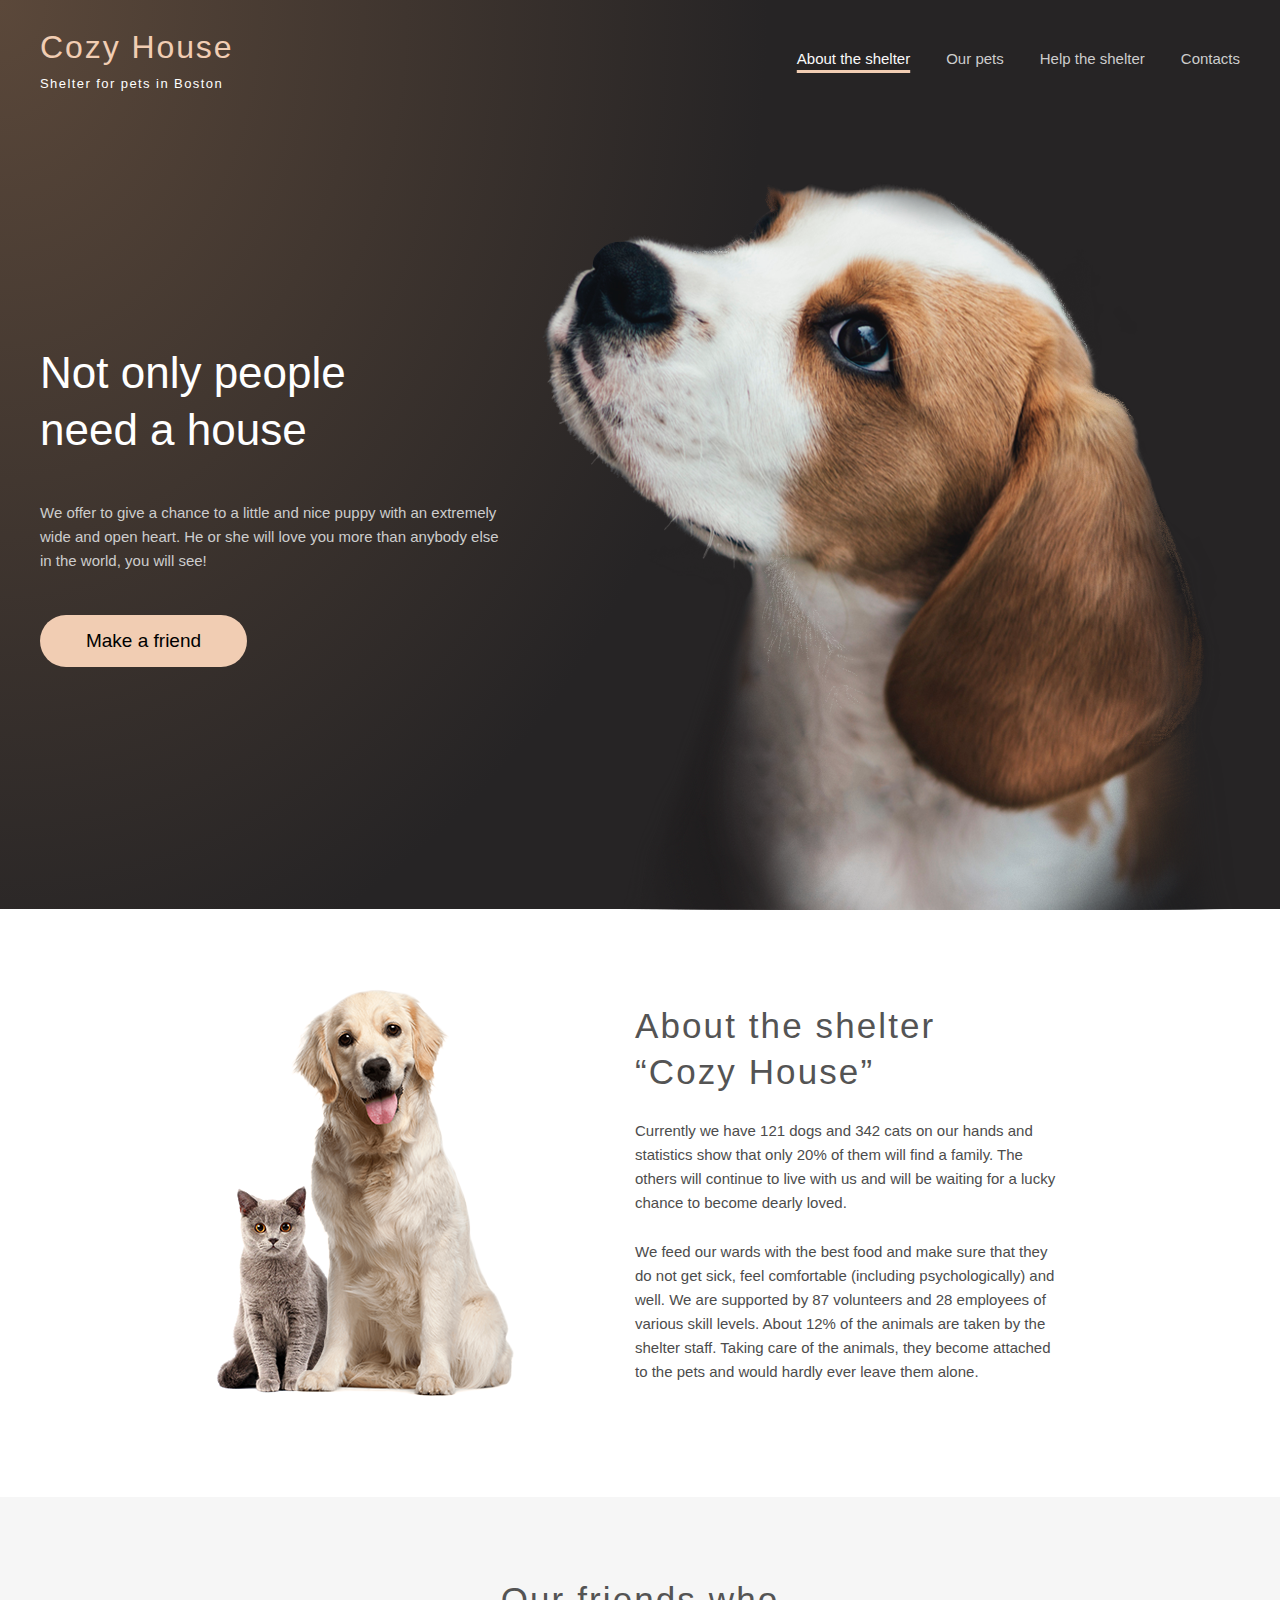
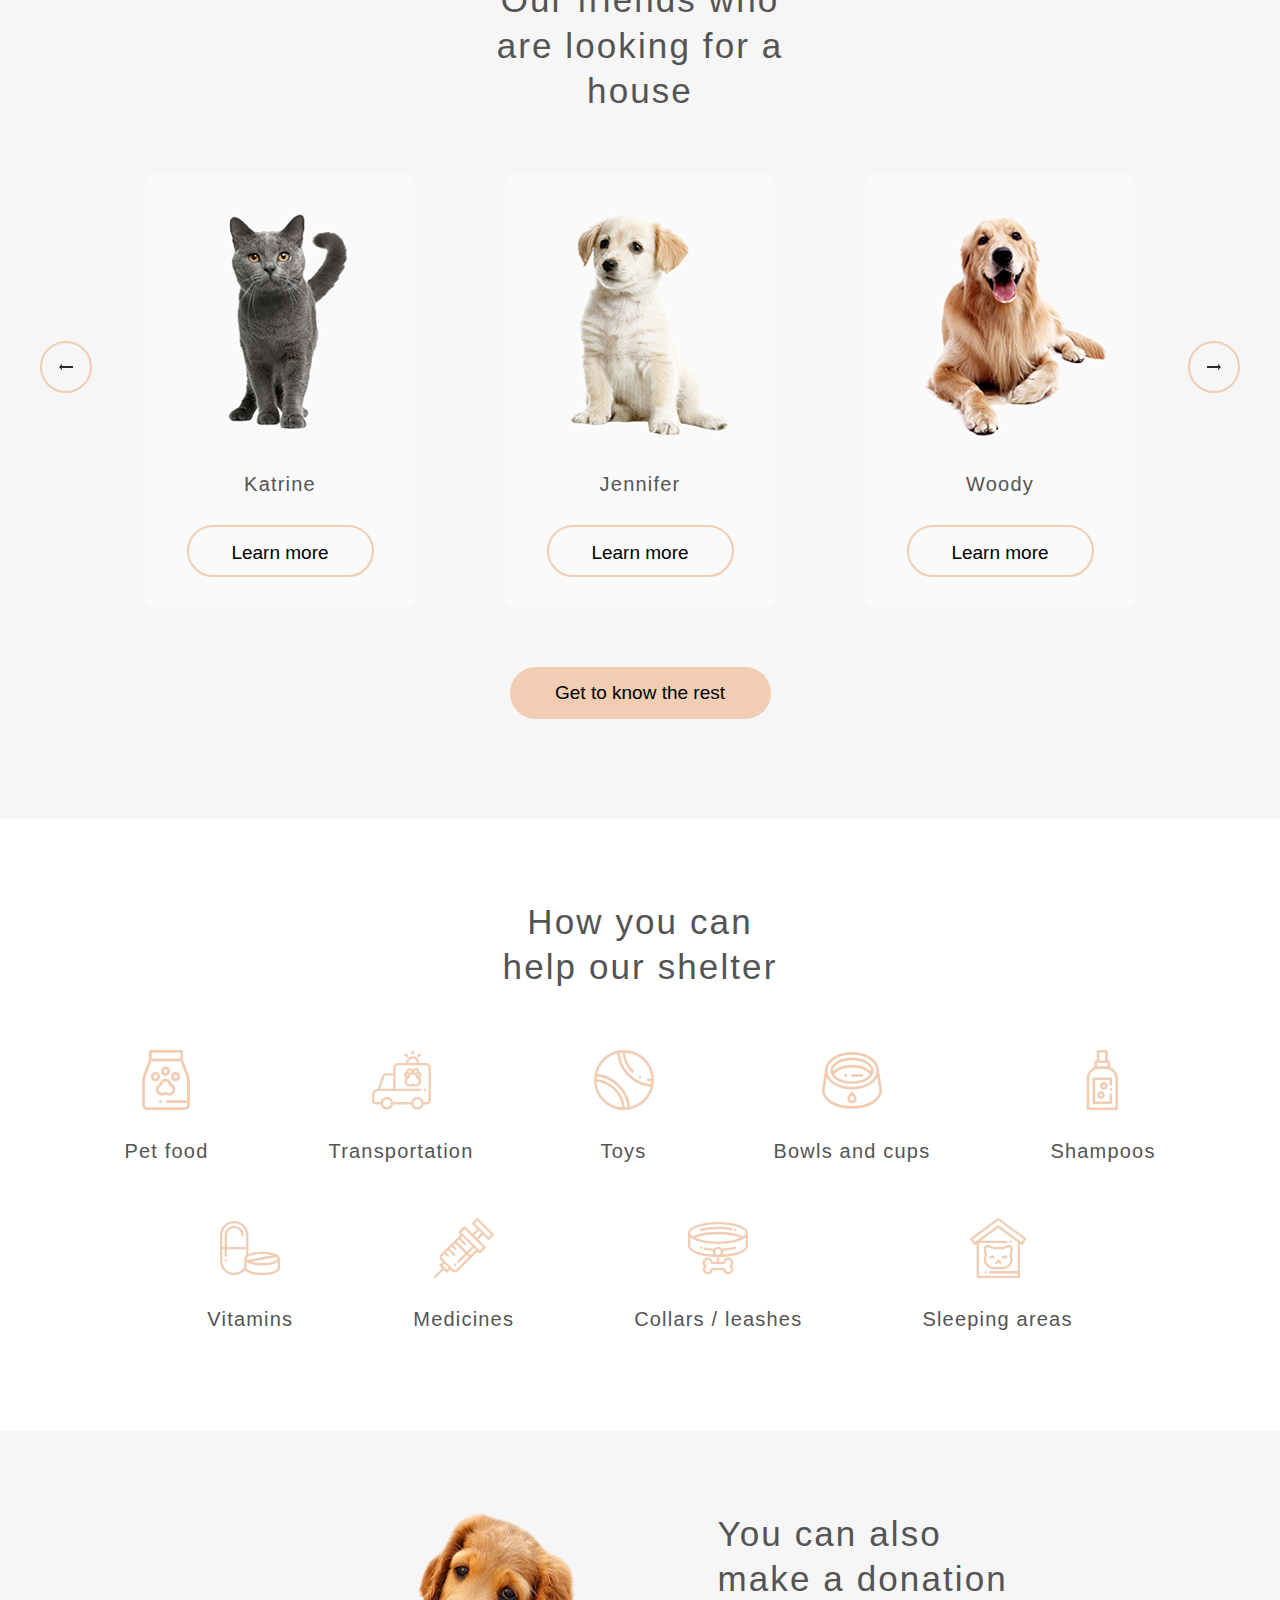
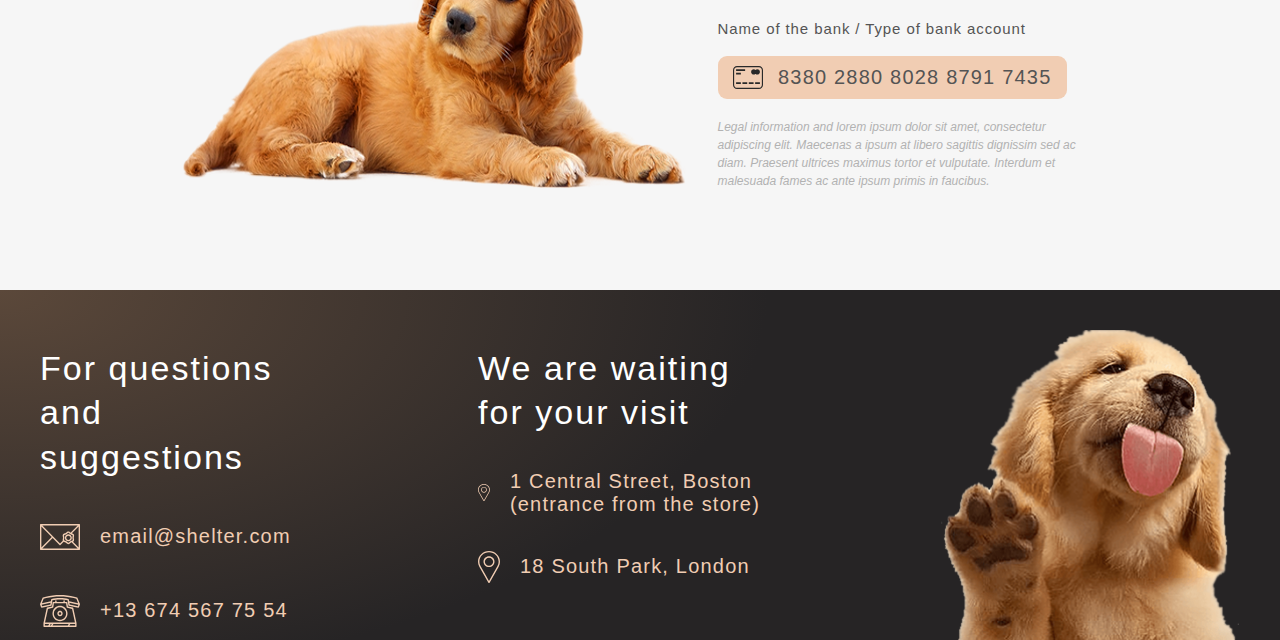
<file: index.html>
<!DOCTYPE html>
<html lang="en">
<head>
    <meta charset="UTF-8">
    <meta name="viewport" content="width=device-width, initial-scale=1.0">
    <link rel="stylesheet" href="css/style.css">
    <link rel="shortcut icon" type="image/x-icon" href="img/favicon.png">
    <title>Cozy House - Shelter for pets in Boston</title>
</head>
<body>
    <div class="background">
        <header class="header">
            <div class="container">
                <div class="header__inner">
                    <div class="header__logo">
                        <a href="#">
                            <h1 class="header__title">Cozy House</h1>
                            <h2 class="header__subtitle">Shelter for pets in Boston</h2>
                        </a>
                    </div>

                    <nav class="header__menu">
                        <ul>
                            <li class="header__menu-item"><a class="header__menu-link active" href="#about" >About the shelter</a></li>
                            <li class="header__menu-item"><a class="header__menu-link" href="../pets.html">Our pets</a></li>
                            <li class="header__menu-item"><a class="header__menu-link" href="#help">Help the shelter</a></li>
                            <li class="header__menu-item"><a class="header__menu-link" href="#contacts">Contacts</a></li>
                        </ul>
                    </nav>
                </div>
            </div>
        </header>

        <section class="promo">
            <div class="container">
                <div class="promo__inner">
                    <div class="promo__content">
                        <h2 class="promo__title">Not only people need a house</h2>
                        <p class="promo__text">We offer to give a chance to a little and nice puppy with an extremely wide and open heart. He or she will love you more than anybody else in the world, you will see!</p>
                        <a href="#pets" class="promo__link link-btn">Make a friend</a>
                    </div>
                </div>
            </div>
        </section>
    </div>

    <section class="about" id="about">
        <div class="container">
            <div class="about__inner">
                <div class="about__img">
                    <img src="img/about-pets.png" alt="pets photo">
                </div>
                <div class="about__content">
                    <h2 class="about__title title">About the shelter “Cozy House”</h2>
                    <p class="about__text">Currently we have 121 dogs and 342 cats on our hands and statistics show that only 20% of them will find a family. The others will continue to live with us and will be waiting for a lucky chance to become dearly loved.</p>
                    <p class="about__text">We feed our wards with the best food and make sure that they do not get sick, feel comfortable (including psychologically) and well. We are supported by 87 volunteers and 28 employees of various skill levels. About 12% of the animals are taken by the shelter staff. Taking care of the animals, they become attached to the pets and would hardly ever leave them alone.</p>
                </div>
            </div>
        </div>
    </section>
    
    <section class="pets" id="pets">
        <div class="container">
            <div class="pets__inner inner">
                <h2 class="pets__title title">Our friends who<br> are looking for a house</h2>
                <div class="pets__btns">
                    <button class="left">
                        <svg width="52" height="52" viewBox="0 0 52 52" fill="none" xmlns="http://www.w3.org/2000/svg">
                            <rect x="1" y="1" width="50" height="50" rx="25" stroke="#F1CDB3" stroke-width="2" />
                            <path d="M33 25V27H22V29L19 26L22 23V25H33Z" fill="#292929" />
                        </svg>
                    </button>
                    <button class="rigth">
                        <svg width="52" height="52" viewBox="0 0 52 52" fill="none" xmlns="http://www.w3.org/2000/svg">
                            <rect x="51" y="51" width="50" height="50" rx="25" transform="rotate(-180 51 51)" stroke="#F1CDB3" stroke-width="2" />
                            <path d="M19 27V25H30V23L33 26L30 29V27H19Z" fill="#292929" />
                        </svg>
                    </button>
                </div>

                <div class="pets__slider slider">
                    <div class="slider__content">
                        <div class="slider__card">
                            <img class="slider__img" src="img/pets-katrine.jpg" alt="Katrine photo">
                            <h3 class="slider__pet-name subtitle">Katrine</h3>
                            <a href="" class="slider__link">Learn more</a>
                        </div>

                        <div class="slider__card">
                            <img class="slider__img" src="img/pets-jennifer.png" alt="Jennifer photo">
                            <h3 class="slider__pet-name subtitle">Jennifer</h3>
                            <a href="" class="slider__link">Learn more</a>
                        </div>

                        <div class="slider__card">
                            <img class="slider__img" src="img/pets-woody.png" alt="Woody photo">
                            <h3 class="slider__pet-name subtitle">Woody</h3>
                            <a href="" class="slider__link">Learn more</a>
                        </div>
                    </div>
                </div>
                <a href="../pets.html" class="pets__link link-btn">Get to know the rest</a>
            </div>
        </div>
    </section>

    <section class="help" id="help">
        <div class="container">
            <div class="help__inner inner">
                <h2 class="help__title title">How you can help our shelter</h2>
                <div class="help__content">
                    <ul class="help__list">
                        <li class="help__item">
                            <div class="help__img">
                                <svg width="60" height="60" viewBox="0 0 60 60" fill="none" xmlns="http://www.w3.org/2000/svg">
                                    <path d="M52.8978 25.4978L47.1429 9.7473V1.42852C47.1429 0.639609 46.5032 0 45.7144 0H14.2858C13.4969 0 12.8573 0.639727 12.8573 1.42852V9.74719L7.10214 25.4978C6.41927 27.3636 6.07039 29.335 6.07147 31.3219V55.0765C6.07147 57.7913 8.28011 60 10.995 60H49.005C51.7199 60 53.9285 57.7913 53.9285 55.0765V31.3219C53.9285 29.329 53.5817 27.3694 52.8978 25.4978ZM15.7142 2.85715H44.2857V8.57145H15.7142V2.85715ZM51.0715 50.1321H30.9077C30.1188 50.1321 29.4792 50.7718 29.4792 51.5606C29.4792 52.3495 30.1189 52.9891 30.9077 52.9891H51.0715V55.0763C51.0715 56.2157 50.1445 57.1427 49.005 57.1427H10.995C9.85558 57.1427 8.92862 56.2158 8.92862 55.0763V31.3219C8.92774 29.6695 9.21788 28.03 9.78573 26.4783L15.2848 11.4286H44.7152L50.2142 26.4783C50.7821 28.03 51.0722 29.6695 51.0714 31.3219L51.0715 50.1321Z" fill="#F1CDB3" />
                                    <path d="M35.6169 33.805C35.1505 30.8772 32.6078 28.632 29.5505 28.632C26.4932 28.632 23.9504 30.8772 23.484 33.805C21.067 34.7989 19.4857 37.2756 19.6899 39.9659C19.9175 42.9637 22.3506 45.392 25.349 45.6148C26.5071 45.7011 27.6572 45.4628 28.6751 44.9259C29.2315 44.6328 29.8697 44.6326 30.4256 44.926C31.3085 45.3908 32.2914 45.6331 33.2891 45.632C33.4429 45.632 33.5974 45.6263 33.7516 45.6149C36.7502 45.3923 39.1832 42.9638 39.411 39.966C39.6152 37.2756 38.0339 34.7989 35.6169 33.805ZM36.562 39.7495C36.4405 41.35 35.1415 42.6466 33.5402 42.7655C32.9176 42.8126 32.3013 42.6851 31.7586 42.3986C31.0781 42.0394 30.3201 41.8517 29.5506 41.8517C28.781 41.8517 28.0231 42.0394 27.3425 42.3986C26.7999 42.6849 26.1849 42.8123 25.5608 42.7655C23.9597 42.6467 22.6606 41.3501 22.5391 39.7495C22.4143 38.1062 23.5296 36.6124 25.1331 36.2746C25.4588 36.206 25.7503 36.0259 25.9573 35.7653C26.1643 35.5047 26.2739 35.18 26.2671 34.8473L26.2648 34.775C26.2648 32.9632 27.7386 31.4893 29.5505 31.4893C31.3623 31.4893 32.8362 32.9632 32.8362 34.7698L32.834 34.8473C32.827 35.1801 32.9366 35.5048 33.1436 35.7654C33.3507 36.026 33.6423 36.2061 33.968 36.2746C35.5717 36.6124 36.6868 38.1062 36.562 39.7495Z" fill="#F1CDB3" />
                                    <path d="M29.5506 25.7751C32.1108 25.7751 34.1934 23.6924 34.1934 21.1322C34.1934 18.572 32.1108 16.4893 29.5506 16.4893C26.9904 16.4893 24.9077 18.5721 24.9077 21.1322C24.9077 23.6923 26.9906 25.7751 29.5506 25.7751ZM29.5506 19.3465C30.5353 19.3465 31.3363 20.1475 31.3363 21.1322C31.3363 22.1169 30.5353 22.9179 29.5506 22.9179C28.5659 22.9179 27.7649 22.1169 27.7649 21.1322C27.7649 20.1475 28.566 19.3465 29.5506 19.3465Z" fill="#F1CDB3" />
                                    <path d="M24.1935 26.6561C24.1935 24.0959 22.1107 22.0132 19.5506 22.0132C16.9905 22.0132 14.9078 24.096 14.9078 26.6561C14.9078 29.2162 16.9904 31.2989 19.5506 31.2989C22.1108 31.2989 24.1935 29.2162 24.1935 26.6561ZM19.5506 28.4418C18.5659 28.4418 17.7649 27.6408 17.7649 26.6561C17.7649 25.6714 18.5659 24.8704 19.5506 24.8704C20.5353 24.8704 21.3363 25.6714 21.3363 26.6561C21.3363 27.6408 20.5352 28.4418 19.5506 28.4418Z" fill="#F1CDB3" />
                                    <path d="M39.5506 22.0131C36.9904 22.0131 34.9077 24.0959 34.9077 26.656C34.9077 29.216 36.9906 31.2988 39.5506 31.2988C42.1107 31.2988 44.1934 29.2162 44.1934 26.656C44.1934 24.0958 42.1107 22.0131 39.5506 22.0131ZM39.5506 28.4418C38.5658 28.4418 37.7649 27.6408 37.7649 26.6561C37.7649 25.6714 38.5659 24.8704 39.5506 24.8704C40.5353 24.8704 41.3363 25.6714 41.3363 26.6561C41.3363 27.6408 40.5353 28.4418 39.5506 28.4418Z" fill="#F1CDB3" />
                                    <path d="M24.6934 50.1322H24.3465C23.5576 50.1322 22.918 50.7719 22.918 51.5607C22.918 52.3496 23.5577 52.9892 24.3465 52.9892H24.6934C25.4823 52.9892 26.1219 52.3495 26.1219 51.5607C26.122 50.7719 25.4824 50.1322 24.6934 50.1322Z" fill="#F1CDB3" />
                                </svg>
                            </div>
                            <h3 class="help__name subtitle">Pet food</h3>
                        </li>

                        <li class="help__item">
                            <div class="help__img">
                                <svg width="61" height="60" viewBox="0 0 61 60" fill="none" xmlns="http://www.w3.org/2000/svg">
                                    <path d="M56.0044 12.7115H48.9814V12.5095C48.9814 8.87665 46.026 5.92118 42.3932 5.92118C38.7603 5.92118 35.8049 8.87665 35.8049 12.5095V12.7115H27.5571C24.8414 12.7115 22.6321 14.9209 22.6321 17.6365V23.2009H15.2458C13.4838 23.2009 11.9176 24.2562 11.2558 25.8893C11.2462 25.9133 11.2373 25.9375 11.2291 25.962L6.96808 38.8689C6.9294 38.8919 6.88007 38.9191 6.81866 38.9498C6.57503 39.0714 6.11929 39.2568 5.33507 39.4484C4.09062 39.7499 2.9839 40.4616 2.19323 41.4688C1.40255 42.4759 0.973964 43.72 0.976513 45.0004V51.0987C0.976513 53.1406 2.63765 54.8018 4.67952 54.8018L9.90374 54.802C10.4553 57.7562 13.0514 59.9999 16.1632 59.9999C19.2749 59.9999 21.8709 57.7561 22.4226 54.8021L40.8472 54.8024C41.3989 57.7564 43.9949 59.9999 47.1066 59.9999C50.2181 59.9999 52.8141 57.7565 53.3659 54.8026L56.6836 54.8027C59.2232 54.8027 60.9294 53.0963 60.9294 50.5568V20.08C60.9294 13.4295 57.4851 12.7115 56.0044 12.7115ZM38.1486 12.5095C38.1486 10.169 40.0527 8.26493 42.3932 8.26493C44.7336 8.26493 46.6377 10.169 46.6377 12.5095V12.7115H38.1486V12.5095ZM13.4413 26.7379C13.591 26.3833 13.8422 26.0809 14.1632 25.8686C14.4842 25.6563 14.8609 25.5436 15.2457 25.5447H22.6319V38.8266H9.45022L13.4413 26.7379ZM16.1632 57.6562C13.9435 57.6562 12.1377 55.8504 12.1377 53.6307C12.1377 53.6033 12.1392 53.5762 12.1398 53.5488C12.1406 53.5069 12.1408 53.465 12.143 53.4234C12.1433 53.4168 12.1441 53.4104 12.1445 53.4038C12.2626 51.2894 14.02 49.6052 16.1632 49.6052C18.1026 49.6052 19.7262 50.9841 20.105 52.8129L20.1067 52.82C20.1194 52.882 20.1305 52.9445 20.1403 53.0076L20.1422 53.018C20.1492 53.0638 20.1544 53.1101 20.1598 53.1564C20.1622 53.1775 20.1656 53.1983 20.1677 53.2194C20.1714 53.2554 20.1734 53.2921 20.176 53.3285C20.1784 53.3602 20.1817 53.3916 20.1833 53.4235C20.185 53.4563 20.185 53.4896 20.1858 53.5226C20.1867 53.5586 20.1885 53.5944 20.1885 53.6306C20.1887 55.8504 18.3828 57.6562 16.1632 57.6562ZM47.1066 57.6562C44.8869 57.6562 43.081 55.8504 43.081 53.6307C43.081 53.5783 43.083 53.5263 43.085 53.4743C43.0856 53.4576 43.0855 53.4405 43.0863 53.4238C43.0883 53.3852 43.0921 53.3471 43.0951 53.3088C43.0975 53.2791 43.0989 53.2491 43.1019 53.2196C43.1032 53.207 43.1053 53.1947 43.1066 53.1823C43.1202 53.06 43.1386 52.939 43.163 52.8203C43.1637 52.8168 43.1646 52.8134 43.1654 52.8099C43.5455 50.9826 45.168 49.6053 47.1066 49.6053C47.6614 49.6053 48.1905 49.7181 48.6719 49.9222C50.1163 50.5341 51.1319 51.966 51.1319 53.6308C51.1319 55.8504 49.3262 57.6562 47.1066 57.6562ZM56.6836 52.4588L53.3678 52.4587C53.3639 52.4379 53.3589 52.4175 53.3548 52.3968C53.3272 52.2591 53.2954 52.1222 53.2595 51.9864C53.2435 51.927 53.2267 51.8679 53.209 51.809C53.198 51.7724 53.1872 51.7358 53.1757 51.6994C53.156 51.6382 53.1353 51.5772 53.1137 51.5166C53.1022 51.4842 53.0913 51.4513 53.0793 51.4191C53.0531 51.3492 53.0257 51.2799 52.997 51.211C52.988 51.1892 52.9798 51.1669 52.9705 51.1452C52.9318 51.0542 52.891 50.9641 52.8482 50.875C52.8428 50.8639 52.8369 50.8532 52.8315 50.8422C52.7941 50.7656 52.7552 50.6897 52.7148 50.6146C52.6999 50.5871 52.6841 50.5602 52.6689 50.5329C52.6367 50.4749 52.6036 50.4175 52.5696 50.3606C52.5511 50.3297 52.5319 50.2995 52.5128 50.2689C52.4605 50.1846 52.4061 50.1016 52.3495 50.0201C52.2939 49.9395 52.2365 49.8602 52.1773 49.7821C52.1403 49.7337 52.1026 49.6858 52.0643 49.6385C52.0414 49.6102 52.0189 49.5819 51.9956 49.554C51.9539 49.5043 51.9114 49.4553 51.8682 49.4069C51.8469 49.383 51.8262 49.3585 51.8045 49.3349C51.7507 49.2763 51.6958 49.2188 51.6398 49.1623C51.6278 49.1501 51.6163 49.1374 51.6041 49.1253C51.535 49.0563 51.4644 48.989 51.3922 48.9233C51.3769 48.9092 51.3608 48.896 51.3452 48.882C51.2887 48.8315 51.2316 48.7815 51.1732 48.7329C51.1476 48.7116 51.1213 48.6912 51.0954 48.6704C51.046 48.6304 50.996 48.5911 50.9455 48.5525C50.9157 48.53 50.8856 48.5081 50.8555 48.4861C50.7281 48.3927 50.5972 48.3043 50.463 48.221C50.4302 48.2004 50.3973 48.1802 50.364 48.1602C50.3121 48.1292 50.2596 48.0993 50.2068 48.0698C50.1743 48.0516 50.1419 48.0331 50.1091 48.0155C50.0517 47.9847 49.9935 47.9553 49.935 47.9262C49.9059 47.9117 49.8772 47.8966 49.8479 47.8826C49.7713 47.8461 49.694 47.8111 49.616 47.7776C49.6041 47.7725 49.5923 47.7667 49.5803 47.7616C49.4896 47.7233 49.398 47.6871 49.3056 47.6531C49.2792 47.6433 49.2524 47.6348 49.2258 47.6254C49.1594 47.602 49.093 47.5789 49.0257 47.5575C48.9905 47.5464 48.9548 47.5363 48.9193 47.5258C48.8597 47.5081 48.7999 47.4906 48.7396 47.4746C48.7009 47.4643 48.662 47.4549 48.623 47.4453C48.5245 47.421 48.4254 47.3992 48.3259 47.3798C48.2669 47.3684 48.2078 47.3578 48.1485 47.348C48.1078 47.3413 48.0671 47.3345 48.0262 47.3287C47.9646 47.3199 47.9028 47.3121 47.841 47.3051C47.8017 47.3006 47.7626 47.2956 47.7231 47.2919C47.6545 47.2856 47.5859 47.2803 47.5172 47.2762C47.4835 47.2741 47.4503 47.271 47.4165 47.2694C47.3132 47.2643 47.2098 47.2617 47.1064 47.2615C47.0025 47.2615 46.8991 47.2645 46.7964 47.2694C46.7626 47.271 46.7292 47.2741 46.6956 47.2762C46.6268 47.2806 46.5581 47.2853 46.4899 47.2919C46.4503 47.2958 46.4112 47.3007 46.3718 47.3052C46.3099 47.3124 46.2482 47.3199 46.1869 47.3288C46.1459 47.3348 46.105 47.3415 46.0642 47.3483C45.9641 47.3649 45.8644 47.3838 45.7651 47.4049C45.7068 47.4175 45.6486 47.431 45.5906 47.4453C45.5512 47.4549 45.512 47.4645 45.473 47.4748C45.4132 47.4906 45.354 47.5079 45.295 47.5254C45.2589 47.5362 45.2225 47.5464 45.1867 47.5578C45.121 47.5788 45.0556 47.601 44.9906 47.6242C44.9627 47.6341 44.9345 47.6431 44.9067 47.6534C44.8146 47.6874 44.7234 47.7233 44.6334 47.7613C44.6185 47.7677 44.604 47.7747 44.5891 47.7812C44.514 47.8136 44.4395 47.847 44.3659 47.8822C44.3348 47.897 44.3045 47.913 44.2737 47.9283C44.2172 47.9566 44.1607 47.9849 44.1051 48.0147C44.0708 48.0331 44.0369 48.0524 44.003 48.0715C43.9518 48.1001 43.901 48.1293 43.8506 48.1592C43.7321 48.2304 43.6158 48.3051 43.5019 48.3833C43.4545 48.416 43.4076 48.4494 43.3611 48.4835C43.3291 48.5068 43.297 48.53 43.2655 48.5539C43.2173 48.5904 43.1701 48.6281 43.123 48.6659C43.0946 48.6888 43.0659 48.711 43.0379 48.7343C42.9838 48.7795 42.9308 48.826 42.8782 48.8727C42.8586 48.8901 42.8386 48.9069 42.8193 48.9244C42.7481 48.9892 42.6785 49.0556 42.6104 49.1235C42.5932 49.1406 42.5769 49.1587 42.5598 49.176C42.5093 49.2276 42.4591 49.2795 42.4103 49.3328C42.3859 49.3595 42.3623 49.387 42.3384 49.414C42.2982 49.4594 42.2583 49.5049 42.2194 49.5514C42.1941 49.5817 42.1694 49.6126 42.1447 49.6434C42.1086 49.6881 42.073 49.7331 42.0381 49.7788C41.9544 49.889 41.8742 50.0018 41.7975 50.1169C41.7655 50.165 41.7346 50.2137 41.704 50.2627C41.683 50.2962 41.6618 50.3296 41.6415 50.3635C41.6099 50.4161 41.5796 50.4695 41.5496 50.5232C41.5321 50.5545 41.5139 50.5854 41.4968 50.6172C41.4607 50.684 41.4264 50.752 41.3927 50.8202C41.3832 50.8394 41.373 50.858 41.3638 50.8774C41.3216 50.965 41.2815 51.0536 41.2434 51.143C41.2318 51.1703 41.2214 51.1982 41.2102 51.2258C41.1843 51.2889 41.1587 51.3523 41.1348 51.4165C41.1214 51.4524 41.1094 51.4887 41.0966 51.5247C41.0764 51.5817 41.057 51.6389 41.0384 51.6964C41.0258 51.7355 41.0142 51.7751 41.0024 51.8146C40.9736 51.911 40.9471 52.008 40.923 52.1056C40.9091 52.162 40.8961 52.2187 40.8837 52.2758C40.8746 52.3171 40.8657 52.3585 40.8575 52.4001C40.8537 52.4198 40.8489 52.4391 40.8452 52.4588L22.4241 52.4585C22.4202 52.4382 22.4154 52.4181 22.4114 52.3979C22.4035 52.3578 22.3949 52.3181 22.3863 52.2783C22.3523 52.1215 22.3122 51.9659 22.2662 51.8122C22.2548 51.774 22.2435 51.7358 22.2314 51.6978C22.2124 51.6389 22.1926 51.5804 22.1719 51.5221C22.1596 51.4872 22.1477 51.452 22.1348 51.4174C22.1104 51.3522 22.0848 51.2875 22.0581 51.2232C22.0473 51.1967 22.0372 51.1697 22.026 51.1435C21.9878 51.0538 21.9476 50.965 21.9053 50.8771C21.8967 50.8594 21.8873 50.8423 21.8787 50.8247C21.8444 50.7548 21.8089 50.6855 21.772 50.6169C21.7554 50.5859 21.7376 50.5556 21.7203 50.525C21.6899 50.4707 21.6593 50.4166 21.6273 50.3634C21.6071 50.3297 21.5862 50.2968 21.5654 50.2636C21.5347 50.2143 21.5034 50.1654 21.4713 50.1169C21.3946 50.0019 21.3144 49.8893 21.2309 49.7792C21.196 49.7335 21.1604 49.6885 21.1243 49.6438C21.0995 49.613 21.0748 49.582 21.0494 49.5516C21.0105 49.5055 20.971 49.4598 20.9309 49.4147C20.9067 49.3876 20.883 49.3599 20.8585 49.3331C20.8103 49.2803 20.7606 49.2289 20.7105 49.1778C20.693 49.1599 20.6762 49.1413 20.6584 49.1238C20.5904 49.0559 20.5209 48.9897 20.4499 48.925C20.4302 48.907 20.4096 48.89 20.3897 48.8722C20.3376 48.8255 20.2848 48.7798 20.2312 48.7349C20.2029 48.7114 20.1738 48.6888 20.1451 48.6657C20.0985 48.6282 20.0516 48.5908 20.0038 48.5546C19.972 48.5304 19.9397 48.5071 19.9075 48.4836C19.8612 48.4497 19.8145 48.4165 19.7674 48.3838C19.6868 48.3285 19.6049 48.2749 19.5219 48.2232C19.4875 48.2016 19.4528 48.1803 19.418 48.1594C19.3679 48.1296 19.3174 48.1006 19.2666 48.0722C19.2323 48.053 19.1982 48.0336 19.1635 48.0151C19.1082 47.9856 19.0525 47.957 18.9963 47.9293C18.9651 47.9137 18.9343 47.8975 18.9028 47.8824C18.8301 47.8478 18.7567 47.8146 18.6827 47.7827C18.6669 47.7758 18.6514 47.7683 18.6355 47.7615C18.5454 47.7234 18.4544 47.6875 18.3626 47.6536C18.3343 47.6432 18.3056 47.6341 18.2771 47.624C18.2127 47.601 18.1478 47.579 18.0826 47.558C18.0465 47.5465 18.0098 47.5362 17.9734 47.5254C17.9146 47.5078 17.8556 47.491 17.7963 47.4751C17.7571 47.4646 17.7176 47.455 17.6781 47.4454C17.5217 47.4067 17.3639 47.3743 17.2049 47.3484C17.1641 47.3417 17.1233 47.3349 17.0822 47.3289C17.0206 47.3202 16.9589 47.3123 16.8971 47.3054C16.8579 47.3008 16.8187 47.2959 16.7792 47.292C16.7107 47.2857 16.6421 47.2805 16.5734 47.2763C16.5397 47.2742 16.5064 47.2711 16.4727 47.2695C16.3694 47.2644 16.266 47.2618 16.1626 47.2617C16.0587 47.2617 15.9554 47.2646 15.8525 47.2695C15.8188 47.2711 15.7854 47.2742 15.7517 47.2763C15.683 47.2808 15.6143 47.2854 15.5461 47.292C15.5065 47.2959 15.4672 47.3008 15.4278 47.3054C15.3662 47.3123 15.3046 47.3202 15.2432 47.3289C15.2019 47.3349 15.161 47.3417 15.1201 47.3484C15.02 47.3648 14.9203 47.3837 14.8212 47.405C14.763 47.4175 14.7053 47.431 14.6476 47.4452C14.6079 47.4549 14.568 47.4646 14.5287 47.4751C14.4698 47.4909 14.4112 47.5076 14.3529 47.5251C14.3161 47.536 14.2791 47.5465 14.2425 47.558C14.178 47.5784 14.1143 47.6007 14.0507 47.6231C14.0212 47.6334 13.9916 47.6429 13.9624 47.6536C13.8708 47.6875 13.7801 47.7231 13.6905 47.761C13.6724 47.7687 13.6547 47.7773 13.6366 47.7851C13.565 47.8162 13.4938 47.8481 13.4235 47.8817C13.3907 47.8974 13.3585 47.9143 13.326 47.9306C13.2712 47.9577 13.2168 47.9855 13.1628 48.0142C13.1272 48.0333 13.0922 48.0534 13.0569 48.0732C13.0072 48.1011 12.9576 48.1292 12.9088 48.1585C12.8252 48.2086 12.7427 48.2604 12.6614 48.3141C12.6262 48.3373 12.5913 48.3608 12.5566 48.3847C12.5107 48.4163 12.4655 48.4488 12.4203 48.4816C12.3869 48.506 12.3533 48.5302 12.3204 48.5553C12.2743 48.5903 12.2291 48.6263 12.184 48.6625C12.1536 48.6869 12.1229 48.7107 12.0932 48.7356C12.0424 48.7778 11.993 48.8214 11.9436 48.8651C11.9207 48.8854 11.8972 48.9051 11.8745 48.9257C11.8043 48.9898 11.7355 49.0554 11.6681 49.1225C11.6473 49.1433 11.6273 49.1651 11.6067 49.1862C11.56 49.2342 11.5134 49.2822 11.4682 49.3315C11.4418 49.3602 11.4165 49.3899 11.3907 49.4191C11.3525 49.4623 11.3144 49.5056 11.2775 49.5499C11.2508 49.5817 11.2248 49.6143 11.1988 49.6468C11.1641 49.6897 11.13 49.7331 11.0965 49.777C11.0376 49.8544 10.9804 49.9332 10.925 50.0132C10.9007 50.0482 10.8767 50.0835 10.8531 50.1189C10.8223 50.1653 10.7925 50.2123 10.7628 50.2594C10.7408 50.2946 10.7187 50.3295 10.6973 50.3651C10.667 50.4156 10.638 50.467 10.6091 50.5183C10.5903 50.5517 10.571 50.5847 10.5527 50.6185C10.519 50.6817 10.4863 50.7454 10.4546 50.8097C10.4432 50.8327 10.431 50.8552 10.4198 50.8784C10.3781 50.9651 10.3384 51.0529 10.3005 51.1417C10.2876 51.172 10.2762 51.2028 10.2637 51.2333C10.2391 51.2936 10.2146 51.354 10.1919 51.4151C10.178 51.4525 10.1653 51.4904 10.1521 51.5281C10.1326 51.5835 10.1134 51.639 10.0955 51.695C10.0826 51.7352 10.0706 51.7757 10.0585 51.8163C10.0423 51.871 10.0264 51.9258 10.0116 51.9811C9.98547 52.0781 9.96183 52.1757 9.94065 52.2739C9.93151 52.3161 9.92237 52.3581 9.91405 52.4007C9.9103 52.4199 9.90561 52.4389 9.90198 52.4581H4.67952C3.92999 52.4581 3.32026 51.8484 3.32026 51.0987V45.0004C3.31869 44.2451 3.57146 43.5113 4.03784 42.9171C4.50422 42.323 5.15705 41.9032 5.89112 41.7254C6.55897 41.5621 7.13261 41.376 7.60101 41.1705H50.1626C50.8097 41.1705 51.3344 40.6458 51.3344 39.9986C51.3344 39.3515 50.8097 38.8267 50.1626 38.8267H24.9758V17.6365C24.9758 16.2133 26.1339 15.0552 27.5571 15.0552H56.0042C58.2503 15.0552 58.5855 18.2034 58.5855 20.08V50.5567C58.5855 52.2118 57.3939 52.4588 56.6836 52.4588Z" fill="#F1CDB3" />
                                    <path d="M51.4371 24.8147C51.4372 23.2763 50.3567 21.9863 48.9149 21.6615C48.9226 21.5806 48.9287 21.4992 48.9311 21.4169C48.9579 20.4633 48.6017 19.5567 47.9282 18.864C47.2432 18.1596 46.2866 17.7557 45.3034 17.7557C44.1154 17.7557 43.0573 18.3338 42.3948 19.2239C41.7328 18.3338 40.6738 17.7557 39.4831 17.7557C38.5086 17.7557 37.5586 18.1544 36.8767 18.8498C36.1995 19.5402 35.8367 20.4483 35.8552 21.4064C35.8568 21.4923 35.8627 21.5773 35.8703 21.6618C34.4291 21.987 33.3492 23.2766 33.3492 24.8147C33.3492 26.1163 34.1229 27.2399 35.2341 27.7519C34.4513 28.7206 33.9945 29.9464 33.9945 31.2423C33.9945 34.3028 36.4843 36.7927 39.5448 36.7927C40.5529 36.7927 41.537 36.5172 42.3932 36.0051C43.254 36.5202 44.2384 36.7924 45.2415 36.7927C48.302 36.7927 50.7919 34.3028 50.7919 31.2423C50.7919 29.9462 50.3351 28.7206 49.5523 27.7519C50.6636 27.2399 51.4371 26.1163 51.4371 24.8147ZM45.3034 20.0996C45.6574 20.0996 46.0016 20.2448 46.2478 20.4979C46.4762 20.7328 46.597 21.0357 46.5883 21.3508C46.568 22.0692 45.9856 22.6602 45.2898 22.6682C45.1034 22.668 44.9191 22.6279 44.7495 22.5505C44.7285 22.5408 44.7079 22.5304 44.6868 22.5209C44.58 22.4646 44.4823 22.3927 44.3966 22.3077C44.1518 22.0648 44.0177 21.7384 44.0191 21.3885C44.022 20.6778 44.5982 20.0996 45.3034 20.0996ZM38.5498 20.491C38.6712 20.3665 38.8163 20.2677 38.9766 20.2005C39.1369 20.1332 39.3091 20.0988 39.4829 20.0994C40.1903 20.0994 40.7664 20.6762 40.7672 21.3851C40.7681 21.5579 40.7343 21.7291 40.6678 21.8885C40.6013 22.048 40.5035 22.1925 40.3801 22.3135C40.2964 22.3959 40.2013 22.466 40.0978 22.5217C40.0595 22.5391 40.0221 22.5577 39.9843 22.5758C39.8315 22.6389 39.6675 22.6704 39.5023 22.6683C38.7969 22.6567 38.212 22.0704 38.1983 21.3613C38.192 21.0374 38.3169 20.7285 38.5498 20.491ZM35.693 24.8148C35.6929 24.3245 36.0918 23.9257 36.5818 23.9257C37.0722 23.9257 37.4709 24.3245 37.4709 24.8148C37.4709 24.9155 37.4534 25.0118 37.4224 25.1022C37.3931 25.1611 37.3649 25.2207 37.3377 25.2808C37.1809 25.5341 36.9012 25.7038 36.582 25.7038C36.0918 25.7038 35.693 25.305 35.693 24.8148ZM45.2415 34.4492C44.4765 34.4489 43.7368 34.175 43.1561 33.6769C42.9438 33.4945 42.6731 33.3943 42.3932 33.3946C42.1133 33.3944 41.8426 33.4946 41.6303 33.6769C41.0496 34.175 40.3099 34.4489 39.5448 34.4492C37.7767 34.4492 36.3382 33.0107 36.3382 31.2426C36.3382 29.9023 37.1833 28.6919 38.4409 28.2307C38.6472 28.1551 38.8281 28.023 38.9629 27.8495C39.0977 27.676 39.181 27.4681 39.2033 27.2495C39.2362 26.9273 39.3176 26.6118 39.4447 26.3139C39.4865 26.2346 39.5256 26.1537 39.5608 26.0707C39.8716 25.4851 40.3571 25.0108 40.9498 24.7136C41.0008 24.6912 41.0511 24.6676 41.1011 24.6428C41.5085 24.4648 41.9485 24.3731 42.3932 24.3737C42.8513 24.3737 43.2875 24.4692 43.6828 24.6417C43.7327 24.6665 43.7831 24.6899 43.8341 24.7123C44.4279 25.0094 44.9143 25.4843 45.2256 26.0707C45.2608 26.1537 45.2999 26.2346 45.3416 26.3139C45.4688 26.6118 45.5502 26.9273 45.583 27.2495C45.6053 27.4681 45.6886 27.676 45.8235 27.8495C45.9583 28.023 46.1391 28.1551 46.3454 28.2307C47.6031 28.692 48.4481 29.9023 48.4481 31.2426C48.4481 33.0106 47.0097 34.4492 45.2415 34.4492ZM48.2045 25.7038C47.8853 25.7038 47.6056 25.5341 47.4488 25.2808C47.4216 25.2208 47.3933 25.1612 47.364 25.1022C47.3321 25.0097 47.3157 24.9126 47.3155 24.8148C47.3155 24.3245 47.7143 23.9257 48.2046 23.9257C48.6948 23.9257 49.0936 24.3245 49.0936 24.8148C49.0935 25.3049 48.6947 25.7038 48.2045 25.7038Z" fill="#F1CDB3" />
                                    <path d="M56.0193 39.7758C56.0043 39.7007 55.9819 39.6273 55.9526 39.5566C55.9234 39.4857 55.8873 39.4178 55.8448 39.3539C55.8026 39.2897 55.7539 39.23 55.6995 39.1758C55.6452 39.1214 55.5856 39.0727 55.5214 39.0305C55.3933 38.9457 55.25 38.8864 55.0995 38.8559C54.9487 38.8254 54.7933 38.8254 54.6425 38.8559C54.5675 38.8712 54.4936 38.8934 54.4221 38.9227C54.3518 38.952 54.2839 38.9884 54.2206 39.0305C54.1561 39.0727 54.0964 39.1219 54.0425 39.1758C53.9884 39.2297 53.9392 39.2895 53.896 39.3539C53.8538 39.4172 53.8173 39.4852 53.7893 39.5566C53.76 39.627 53.7366 39.7008 53.7225 39.7758C53.7073 39.8508 53.6991 39.9281 53.6991 40.0043C53.6991 40.0803 53.7073 40.1578 53.7225 40.234C53.7366 40.3078 53.76 40.3816 53.7893 40.4531C53.8186 40.5234 53.855 40.5914 53.8971 40.6547C53.9392 40.7191 53.9884 40.7789 54.0425 40.8328C54.0964 40.8867 54.1561 40.9359 54.2206 40.9793C54.2839 41.0215 54.3518 41.0566 54.4221 41.0859C54.4936 41.1152 54.5675 41.1387 54.6425 41.1527C54.7176 41.168 54.7949 41.1762 54.871 41.1762C54.9471 41.1762 55.0246 41.168 55.0995 41.1527C55.1745 41.1387 55.2483 41.1152 55.3186 41.0859C55.3901 41.0566 55.4581 41.0215 55.5214 40.9793C55.5859 40.9359 55.6457 40.8867 55.6995 40.8328C55.7534 40.7789 55.8026 40.7191 55.8448 40.6547C55.8869 40.5914 55.9233 40.5234 55.9526 40.4531C55.9819 40.3816 56.0041 40.3078 56.0193 40.234C56.0346 40.1578 56.0427 40.0803 56.0427 40.0043C56.0427 39.9281 56.0346 39.8508 56.0193 39.7758Z" fill="#F1CDB3" />
                                    <path d="M42.3932 0C41.7461 0 41.2213 0.524648 41.2213 1.17188V3.13359C41.2213 3.78082 41.7461 4.30547 42.3932 4.30547C43.0404 4.30547 43.565 3.7807 43.565 3.13359V1.17188C43.565 0.524648 43.0404 0 42.3932 0Z" fill="#F1CDB3" />
                                    <path d="M37.4562 4.55659L35.8205 3.27234C35.6995 3.1773 35.5609 3.10703 35.4127 3.06555C35.2645 3.02407 35.1096 3.01218 34.9568 3.03057C34.804 3.04896 34.6563 3.09727 34.5222 3.17273C34.3881 3.24819 34.2701 3.34934 34.1751 3.47038C33.7755 3.97944 33.8642 4.71608 34.3731 5.11569L36.0088 6.39995C36.2149 6.56221 36.4695 6.65035 36.7318 6.65015C36.9095 6.65039 37.0849 6.61017 37.2447 6.53253C37.4046 6.45488 37.5446 6.34186 37.6543 6.20202C38.054 5.69284 37.9653 4.9562 37.4562 4.55659Z" fill="#F1CDB3" />
                                    <path d="M50.6113 3.47021C50.2117 2.96115 49.4752 2.87244 48.9659 3.27216L47.3302 4.55642C46.8211 4.95603 46.7324 5.69267 47.1321 6.20185C47.2417 6.34177 47.3818 6.45487 47.5416 6.53254C47.7015 6.61021 47.8769 6.65042 48.0546 6.6501C48.3169 6.65028 48.5716 6.56214 48.7776 6.3999L50.4133 5.11564C50.9224 4.71603 51.0111 3.97939 50.6113 3.47021Z" fill="#F1CDB3" />
                                </svg>
                            </div>
                            <h3 class="help__name subtitle">Transportation</h3>
                        </li>

                        <li class="help__item">
                            <div class="help__img">
                                <svg width="60" height="60" viewBox="0 0 60 60" fill="none" xmlns="http://www.w3.org/2000/svg">
                                    <path d="M51.2132 8.78672C45.5469 3.1207 38.0133 0 30 0C21.9867 0 14.4531 3.1207 8.78684 8.78672C3.12047 14.4531 0 21.9866 0 30C0 38.0134 3.12047 45.5469 8.78684 51.2133C14.4531 56.8793 21.9867 60 30 60C38.0133 60 45.5469 56.8793 51.2132 51.2133C56.8795 45.5469 60 38.0134 60 30C60 21.9866 56.8795 14.4531 51.2132 8.78672ZM10.6314 49.3685C5.90438 44.6415 3.11918 38.4906 2.67352 31.8832C3.39 31.9077 4.1223 31.9755 4.86223 32.0856C10.1654 32.8733 15.5023 35.7234 19.8894 40.1106C24.2766 44.4979 27.1266 49.8346 27.9144 55.1379C28.0223 55.8586 28.0894 56.5849 28.1154 57.3132C21.7419 56.8775 15.4928 54.2298 10.6314 49.3685ZM30.7262 57.3682C30.7013 56.4931 30.6239 55.6203 30.4946 54.7545C29.6251 48.9019 26.5139 43.046 21.7338 38.2659C16.9538 33.4859 11.098 30.3746 5.2452 29.5051C4.37502 29.3751 3.49781 29.2977 2.61832 29.2732C2.64105 28.3972 2.7048 27.5283 2.8084 26.6682C3.73793 26.6987 4.68246 26.7843 5.62863 26.9248C12.0308 27.8757 18.4055 31.2484 23.5785 36.4213C28.7512 41.5939 32.1239 47.9687 33.075 54.3709C33.2133 55.3004 33.2987 56.237 33.3307 57.1763C32.4661 57.2814 31.5969 57.3455 30.7262 57.3682ZM49.3685 49.3685C45.5416 53.1952 40.8551 55.6504 35.9248 56.7348C35.881 55.8152 35.7912 54.8983 35.6557 53.9877C34.6229 47.0358 30.9889 40.1423 25.4234 34.5766C19.8575 29.0109 12.964 25.3772 6.0123 24.3444C5.0982 24.2082 4.17782 24.1182 3.25465 24.0746L3.2475 24.0805C4.35598 19.0238 6.88301 14.3798 10.6315 10.6314C14.2923 6.97055 18.7399 4.56516 23.4349 3.41402C23.4672 4.49215 23.5632 5.56742 23.7224 6.63422C24.755 13.5859 28.3889 20.4795 33.9546 26.0453C39.5203 31.611 46.4139 35.2447 53.3659 36.2775C54.4358 36.4373 55.5143 36.5334 56.5956 36.5653L56.6073 36.5459C55.4323 41.3595 52.9617 45.7754 49.3685 49.3685ZM57.1071 33.966C56.0064 33.955 54.8814 33.8653 53.7492 33.6972C47.3468 32.7461 40.972 29.3735 35.7993 24.2006C30.6265 19.0277 27.2538 12.6531 26.3029 6.25102C26.1354 5.12379 26.0455 4.00371 26.034 2.90824C26.8999 2.78261 27.7712 2.69826 28.6451 2.65547C28.6431 3.70254 28.7214 4.7775 28.8832 5.8677C29.7527 11.7204 32.8641 17.5763 37.6441 22.3562C38.1534 22.8654 38.9794 22.8654 39.4888 22.3562C39.9981 21.8469 39.9981 21.021 39.4888 20.5114C35.1016 16.1243 32.2516 10.7876 31.4638 5.48426C31.3205 4.51898 31.2499 3.57035 31.2521 2.65055C37.8434 2.94937 44.3467 5.60918 49.3688 10.6315C54.2461 15.5088 57.0565 21.902 57.3623 28.7483C56.4367 28.7503 55.4855 28.6804 54.5159 28.5363C53.8035 28.4305 53.1397 28.9225 53.034 29.635C52.9281 30.3476 53.42 31.0109 54.1325 31.1167C55.21 31.2768 56.2729 31.3569 57.3083 31.3569C57.3252 31.3569 57.3417 31.356 57.3586 31.356C57.316 32.2295 57.2321 33.1004 57.1071 33.966Z" fill="#F1CDB3" />
                                    <path d="M46.1517 25.775C45.8059 25.7756 45.4744 25.9131 45.2296 26.1573C44.9854 26.4021 44.848 26.7336 44.8474 27.0793C44.8474 27.4224 44.9857 27.7589 45.2296 28.0015C45.4721 28.2442 45.8087 28.3836 46.1517 28.3836C46.4947 28.3836 46.8313 28.2442 47.0739 28.0015C47.3176 27.7563 47.4549 27.425 47.456 27.0793C47.456 26.7363 47.3164 26.3998 47.0739 26.1573C46.829 25.9131 46.4975 25.7756 46.1517 25.775Z" fill="#F1CDB3" />
                                </svg>
                            </div>
                            <h3 class="help__name subtitle">Toys</h3>
                        </li>

                        <li class="help__item">
                            <div class="help__img">
                                <svg width="60" height="60" viewBox="0 0 60 60" fill="none" xmlns="http://www.w3.org/2000/svg">
                                    <path d="M59.985 39.8551L57.1255 20.6441C57.0792 15.0657 53.693 9.89303 47.8159 6.43765C42.9483 3.57605 36.6213 2 30.0001 2C23.3786 2 17.0515 3.57605 12.1838 6.43765C6.3069 9.89303 2.92054 15.0657 2.87437 20.6441L0.0148828 39.8551C0.00503905 39.9216 0 39.9887 0 40.056C0 45.7049 3.76452 50.936 10.3284 54.408C15.7022 57.2504 22.6883 58.8158 30.0001 58.8158C37.3116 58.8158 44.2978 57.2504 49.6716 54.408C56.2354 50.936 60 45.7049 60 40.056C59.9999 39.9888 59.9949 39.9216 59.985 39.8551ZM13.5668 8.78995C18.0215 6.17105 23.8576 4.72871 30.0001 4.72871C36.1424 4.72871 41.9785 6.17105 46.4331 8.78995C51.4956 11.7663 54.3993 16.1293 54.3993 20.7599C54.3993 25.3906 51.4957 29.7535 46.4332 32.7299C41.9785 35.3488 36.1424 36.7911 30.0001 36.7911C23.8577 36.7911 18.0215 35.3488 13.5669 32.7299C8.5044 29.7536 5.60073 25.3906 5.60073 20.7599C5.60073 16.1293 8.50428 11.7664 13.5668 8.78995ZM48.3956 51.996C43.4079 54.6342 36.875 56.0871 30.0001 56.0871C23.125 56.0871 16.592 54.6342 11.6044 51.996C6.00374 49.0333 2.77453 44.7218 2.72917 40.1535L4.60757 27.5342C6.17225 30.4612 8.75283 33.0645 12.1841 35.0819C17.0517 37.9434 23.3787 39.5195 30.0001 39.5195C36.6213 39.5195 42.9485 37.9434 47.816 35.0819C51.2473 33.0645 53.8279 30.461 55.3925 27.5342L57.2709 40.1535C57.2255 44.7219 53.9963 49.0335 48.3956 51.996Z" fill="#F1CDB3" />
                                    <path d="M30.0001 34.0618C39.3534 34.0618 47.6079 30.4427 50.5397 25.0569C51.29 23.6803 51.6707 22.2344 51.6707 20.7599C51.6707 17.0676 49.3194 13.652 45.0502 11.1422C41.0085 8.76631 35.6637 7.45791 30.0001 7.45791C24.3366 7.45791 18.9916 8.76643 14.9501 11.1423C10.6807 13.6521 8.32945 17.0676 8.32945 20.76C8.32945 22.2347 8.70996 23.6804 9.46008 25.0563C12.3923 30.4427 20.6467 34.0618 30.0001 34.0618ZM30.0001 31.3332C22.1546 31.3332 15.0282 28.5145 12.2557 24.4006C15.0293 20.2891 22.1568 17.4732 30.0001 17.4732C37.8435 17.4732 44.9711 20.2891 47.7446 24.4008C44.9726 28.5145 37.8458 31.3332 30.0001 31.3332ZM11.0579 20.76C11.058 18.0744 12.9313 15.4942 16.3328 13.4945C19.9617 11.3613 24.8154 10.1865 30 10.1865C35.1845 10.1865 40.0384 11.3613 43.6672 13.4946C47.0687 15.4942 48.9421 18.0743 48.9421 20.76C48.9421 20.9993 48.9259 21.238 48.896 21.4761C45.1332 17.3699 37.9658 14.7446 30 14.7446C22.0342 14.7446 14.8669 17.37 11.1041 21.4761C11.0738 21.2386 11.0584 20.9994 11.0579 20.76Z" fill="#F1CDB3" />
                                    <path d="M30 41.7701C29.8155 41.7701 29.6329 41.8076 29.4633 41.8801C29.2936 41.9527 29.1405 42.059 29.0131 42.1924C28.1243 43.1235 25.225 46.3365 25.225 48.5916C25.225 51.2246 27.367 53.3666 30 53.3666C32.633 53.3666 34.775 51.2246 34.775 48.5916C34.775 46.3365 31.8756 43.1235 30.987 42.1924C30.8595 42.059 30.7064 41.9527 30.5368 41.8801C30.3671 41.8076 30.1845 41.7701 30 41.7701ZM30 50.6381C28.8716 50.6381 27.9536 49.7201 27.9536 48.5917C27.9536 47.986 28.9058 46.5224 30 45.1941C31.0943 46.5226 32.0465 47.986 32.0465 48.5917C32.0465 49.7201 31.1284 50.6381 30 50.6381Z" fill="#F1CDB3" />
                                    <path d="M23.8843 23.8977H23.4637C22.7102 23.8977 22.0994 24.5085 22.0994 25.262C22.0994 26.0155 22.7102 26.6263 23.4637 26.6263H23.8843C24.6378 26.6263 25.2486 26.0155 25.2486 25.262C25.2486 24.5085 24.6378 23.8977 23.8843 23.8977Z" fill="#F1CDB3" />
                                    <path d="M40.074 23.8977H30.342C29.5884 23.8977 28.9777 24.5085 28.9777 25.262C28.9777 26.0155 29.5884 26.6263 30.342 26.6263H40.074C40.8275 26.6263 41.4383 26.0155 41.4383 25.262C41.4383 24.5085 40.8275 23.8977 40.074 23.8977Z" fill="#F1CDB3" />
                                </svg>
                            </div>
                            <h3 class="help__name subtitle">Bowls and cups</h3>
                        </li>

                        <li class="help__item">
                            <div class="help__img">
                                <svg width="60" height="60" viewBox="0 0 60 60" fill="none" xmlns="http://www.w3.org/2000/svg">
                                    <path d="M37.1303 17.1814V11.7391C37.1303 11.0188 36.5463 10.4348 35.826 10.4348H34.8477V1.3043C34.8477 0.583945 34.2637 0 33.5434 0H25.0651C24.3448 0 23.7608 0.583945 23.7608 1.3043V10.4347H22.7825C22.0622 10.4347 21.4782 11.0187 21.4782 11.739V17.1813C16.8977 19.0078 13.6521 23.4879 13.6521 28.712V58.6956C13.6521 59.4159 14.236 59.9999 14.9564 59.9999H43.6521C44.3725 59.9999 44.9564 59.4159 44.9564 58.6956V28.7121C44.9563 23.4879 41.7107 19.0078 37.1303 17.1814ZM26.3694 2.60871H32.239V10.4348H26.3694V2.60871ZM24.0867 13.0434H34.5214V16.3043H24.0867V13.0434ZM42.3476 57.3913H16.2607V28.7121C16.2607 23.3088 20.6565 18.913 26.0597 18.913H32.5486C37.9519 18.913 42.3476 23.3088 42.3476 28.7121V57.3913Z" fill="#F1CDB3" />
                                    <path d="M37.7825 27.3913H20.8259C20.1056 27.3913 19.5216 27.9752 19.5216 28.6956V52.826C19.5216 53.5464 20.1056 54.1303 20.8259 54.1303H37.7825C38.5028 54.1303 39.0868 53.5464 39.0868 52.826V44.6287C39.0868 43.9084 38.5028 43.3244 37.7825 43.3244C37.0621 43.3244 36.4782 43.9084 36.4782 44.6287V51.5217H22.1303V30H36.4782V34.1287C36.4782 34.8491 37.0621 35.433 37.7825 35.433C38.5028 35.433 39.0868 34.8491 39.0868 34.1287V28.6957C39.0868 27.9752 38.5028 27.3913 37.7825 27.3913Z" fill="#F1CDB3" />
                                    <path d="M37.7824 38.0645C37.0621 38.0645 36.4781 38.6484 36.4781 39.3688V39.4992C36.4781 40.2195 37.0621 40.8035 37.7824 40.8035C38.5028 40.8035 39.0867 40.2195 39.0867 39.4992V39.3688C39.0867 38.6484 38.5028 38.0645 37.7824 38.0645Z" fill="#F1CDB3" />
                                    <path d="M27.9922 41.1512C25.8345 41.1512 24.0792 42.9066 24.0792 45.0642C24.0792 47.2219 25.8345 48.9773 27.9922 48.9773C30.1499 48.9773 31.9052 47.2219 31.9052 45.0642C31.9052 42.9067 30.1499 41.1512 27.9922 41.1512ZM27.9922 46.3687C27.273 46.3687 26.6879 45.7835 26.6879 45.0644C26.6879 44.3452 27.273 43.7601 27.9922 43.7601C28.7114 43.7601 29.2965 44.3452 29.2965 45.0644C29.2965 45.7835 28.7115 46.3687 27.9922 46.3687Z" fill="#F1CDB3" />
                                    <path d="M34.8456 35.9842C34.8456 33.8266 33.0903 32.0712 30.9326 32.0712C28.7749 32.0712 27.0196 33.8266 27.0196 35.9842C27.0196 38.1419 28.7749 39.8973 30.9326 39.8973C33.0901 39.8974 34.8456 38.1419 34.8456 35.9842ZM30.9325 37.2887C30.2133 37.2887 29.6282 36.7035 29.6282 35.9844C29.6282 35.2652 30.2133 34.6801 30.9325 34.6801C31.6517 34.6801 32.2368 35.2652 32.2368 35.9844C32.2368 36.7035 31.6519 37.2887 30.9325 37.2887Z" fill="#F1CDB3" />
                                </svg>
                            </div>
                            <h3 class="help__name subtitle">Shampoos</h3>
                        </li>

                        <li class="help__item">
                            <div class="help__img">
                                <svg width="60" height="60" viewBox="0 0 60 60" fill="none" xmlns="http://www.w3.org/2000/svg">
                                    <path d="M54.3108 35.3986C51.0359 34.284 46.7048 33.6702 42.1158 33.6702C41.8289 33.6702 41.5431 33.6725 41.2586 33.6773C36.9894 33.7488 32.991 34.3536 29.9207 35.3986C29.428 35.5653 28.9424 35.7523 28.4651 35.9589V17.2325C28.4651 9.38472 22.0805 3 14.2325 3C6.38461 3 0 9.38472 0 17.2325V42.9261C0 50.7739 6.38461 57.1587 14.2325 57.1587C16.722 57.1587 19.1722 56.5062 21.3188 55.2717C22.6721 54.4934 23.8881 53.4936 24.9168 52.3257C25.6645 53.3761 27.1451 54.4856 29.9208 55.4303C33.1957 56.5448 37.5266 57.1587 42.1157 57.1587C46.7047 57.1587 51.0357 56.5448 54.3107 55.4303C59.0129 53.83 60 51.7566 60 50.299V40.5299C60 39.0723 59.0129 36.9989 54.3108 35.3986ZM26.5754 40.5299C26.5759 40.4863 26.5798 40.4428 26.5871 40.3998L26.5891 40.3882C26.6289 40.1764 26.7563 39.9305 26.9907 39.6639L26.9952 39.6589C27.0307 39.6187 27.0695 39.578 27.1099 39.5368C27.137 39.5096 27.1641 39.4823 27.193 39.4552L27.2271 39.4233C27.4235 39.2422 27.6601 39.0603 27.9332 38.8825C27.9379 38.8794 27.9418 38.8757 27.9464 38.8726C28.5871 38.4565 29.478 38.025 30.6759 37.6173C33.7141 36.5834 37.7769 36.0138 42.1158 36.0138C46.0691 36.0139 49.7904 36.488 52.719 37.3541L27.6397 41.9756C26.8868 41.4213 26.5767 40.9077 26.5754 40.5323V40.5299ZM26.1213 37.2903C25.2179 37.9825 24.7144 38.6857 24.4591 39.3382C24.3731 39.5576 24.3108 39.7855 24.2733 40.0181C24.2561 40.1239 24.2443 40.2305 24.2379 40.3375L24.2359 40.3677C24.2331 40.4224 24.2313 40.4766 24.2313 40.5298V49.3609C22.0289 52.7824 18.315 54.8149 14.2325 54.8149C7.67707 54.8149 2.34375 49.4816 2.34375 42.9261V31.2512H4.6875V37.5793C4.6875 38.2266 5.21227 38.7512 5.85938 38.7512C6.50648 38.7512 7.03125 38.2266 7.03125 37.5793V31.2512H26.1213V37.2903ZM26.1213 28.9075H7.03125V17.2325C7.03125 13.2618 10.2616 10.0312 14.2325 10.0312C18.2034 10.0312 21.4338 13.2618 21.4338 17.2325C21.4338 17.8798 21.9586 18.4044 22.6057 18.4044C23.2529 18.4044 23.7776 17.8798 23.7776 17.2325C23.7776 11.9694 19.4957 7.6875 14.2325 7.6875C8.96941 7.6875 4.6875 11.9694 4.6875 17.2325V28.9075H2.34375V17.2325C2.34375 10.6771 7.67707 5.34375 14.2325 5.34375C20.788 5.34375 26.1213 10.6771 26.1213 17.2325V28.9075ZM57.6562 50.299C57.6562 50.9987 56.5823 52.1814 53.5556 53.2116C50.5174 54.2455 46.4546 54.815 42.1158 54.815C37.7769 54.815 33.7141 54.2456 30.6759 53.2116C27.6492 52.1815 26.5753 50.9988 26.5753 50.299V49.6986L26.5754 49.697V44.0932C27.3962 44.6393 28.4844 45.1724 29.9208 45.6612C33.1957 46.7757 37.5267 47.3896 42.1158 47.3896C46.7048 47.3896 51.0359 46.7757 54.3108 45.6612C55.7471 45.1723 56.8355 44.6393 57.6562 44.0931V50.299ZM53.5556 43.4423C50.5174 44.4763 46.4548 45.0458 42.1158 45.0458C38.1056 45.0458 34.3334 44.5584 31.386 43.6685L56.525 39.036C57.3278 39.6098 57.6562 40.1435 57.6562 40.5299C57.6562 41.2296 56.5823 42.4123 53.5556 43.4423Z" fill="#F1CDB3" />
                                    <path d="M6.68777 41.402C6.63386 41.3481 6.57421 41.2989 6.50976 41.2567C6.44592 41.2141 6.37801 41.178 6.30702 41.1489C6.23671 41.1196 6.163 41.0973 6.088 41.0821C5.93718 41.0516 5.78179 41.0516 5.63097 41.0821C5.55597 41.0973 5.48214 41.1196 5.41066 41.1489C5.34023 41.1782 5.27238 41.2145 5.2091 41.2567C5.14452 41.2989 5.08476 41.3481 5.03085 41.402C4.97695 41.4559 4.92773 41.5157 4.88554 41.5802C4.84218 41.6434 4.80702 41.7114 4.77773 41.7829C4.74843 41.8532 4.72499 41.927 4.71105 42.002C4.6957 42.077 4.68761 42.1544 4.68761 42.2305C4.68761 42.3079 4.6957 42.3841 4.71105 42.4602C4.72499 42.5352 4.74843 42.6091 4.77773 42.6794C4.80702 42.7497 4.84218 42.8177 4.88554 42.8821C4.92773 42.9454 4.97695 43.0052 5.03085 43.0602C5.19533 43.2232 5.40397 43.3345 5.63097 43.3802C5.70597 43.3954 5.78331 43.4024 5.85949 43.4024C6.01311 43.4028 6.16526 43.3725 6.30702 43.3134C6.37801 43.2842 6.44592 43.2481 6.50976 43.2055C6.57421 43.1622 6.63398 43.1141 6.68788 43.0602C6.74191 43.0052 6.79113 42.9454 6.8332 42.8821C6.87538 42.8177 6.91171 42.7497 6.94101 42.6794C6.97031 42.6091 6.99374 42.5352 7.00898 42.4602C7.02421 42.3841 7.03124 42.3079 7.03124 42.2305C7.03124 41.9223 6.90585 41.62 6.68777 41.402Z" fill="#F1CDB3" />
                                </svg>
                            </div>
                            <h3 class="help__name subtitle">Vitamins</h3>
                        </li>

                        <li class="help__item">
                            <div class="help__img">
                                <svg width="60" height="60" viewBox="0 0 60 60" fill="none" xmlns="http://www.w3.org/2000/svg">
                                    <path d="M59.6564 15.8985L44.1014 0.343125C43.6438 -0.114375 42.902 -0.114375 42.444 0.343125L38.3014 4.48547C38.0817 4.70525 37.9582 5.00331 37.9582 5.3141C37.9582 5.62489 38.0817 5.92295 38.3014 6.14273L43.2225 11.0637L38.5636 15.7226L31.3925 8.55152C30.9348 8.09391 30.1929 8.09402 29.7351 8.55152L24.9767 13.3099C24.757 13.5297 24.6336 13.8278 24.6336 14.1386C24.6336 14.4493 24.757 14.7474 24.9767 14.9672L26.488 16.4784L7.06509 35.902C5.28032 37.6868 5.28032 40.5911 7.06509 42.3762L8.5563 43.8674L5.82208 46.6016C5.71325 46.7104 5.62692 46.8396 5.56802 46.9818C5.50912 47.124 5.47881 47.2763 5.47881 47.4302C5.47881 47.5841 5.50912 47.7365 5.56802 47.8787C5.62692 48.0209 5.71325 48.1501 5.82208 48.2589L7.95278 50.3897L0.343213 57.9991C-0.114404 58.4568 -0.114404 59.1988 0.343213 59.6565C0.57208 59.8854 0.871963 59.9998 1.17185 59.9998C1.47173 59.9998 1.77173 59.8854 2.00048 59.6565L9.61017 52.0468L11.741 54.1777C11.9608 54.3974 12.2588 54.5208 12.5696 54.5208C12.8804 54.5208 13.1785 54.3974 13.3983 54.1777L16.1325 51.4434L17.6237 52.9347C18.4883 53.7993 19.638 54.2754 20.8608 54.2754C22.0835 54.2754 23.2332 53.7993 24.0978 52.9347L43.5209 33.5116L45.0322 35.0229C45.1409 35.1319 45.2701 35.2183 45.4123 35.2772C45.5545 35.3361 45.7069 35.3663 45.8608 35.3661C46.1608 35.3661 46.4606 35.2518 46.6895 35.0229L51.4477 30.2645C51.6675 30.0447 51.7909 29.7466 51.7909 29.4359C51.7909 29.1251 51.6675 28.827 51.4477 28.6072L44.2767 21.4362L48.9356 16.7773L53.8565 21.6982C53.9652 21.8072 54.0944 21.8936 54.2366 21.9525C54.3788 22.0114 54.5312 22.0416 54.6852 22.0414C54.9852 22.0414 55.2849 21.9271 55.5138 21.6982L59.6563 17.5557C60.1141 17.0982 60.1141 16.3562 59.6564 15.8985ZM24.7358 21.546L30.1576 26.9678C30.2663 27.0768 30.3954 27.1632 30.5376 27.2221C30.6799 27.281 30.8323 27.3112 30.9862 27.311C31.2862 27.311 31.586 27.1966 31.8149 26.9678C32.2725 26.5102 32.2725 25.7681 31.8149 25.3105L26.3931 19.8887L28.1454 18.1364L38.234 28.2251L32.8747 33.5844L22.7859 23.4956L24.7358 21.546ZM12.5696 51.6916L8.30798 47.4301L10.2137 45.5246L14.4751 49.7861L12.5696 51.6916ZM22.4403 51.2773C21.5694 52.1482 20.152 52.1483 19.2811 51.2773L8.72235 40.7187C7.8513 39.8476 7.8513 38.4302 8.72235 37.5593L10.3916 35.8901L13.2772 38.7757C13.5061 39.0046 13.8059 39.1189 14.1058 39.1189C14.4057 39.1189 14.7057 39.0046 14.9345 38.7757C15.3921 38.3181 15.3921 37.5761 14.9345 37.1183L12.0488 34.2327L13.9774 32.304L19.3991 37.7257C19.6279 37.9546 19.9278 38.0689 20.2277 38.0689C20.5276 38.0689 20.8276 37.9545 21.0563 37.7257C21.514 37.2681 21.514 36.5261 21.0563 36.0684L15.6345 30.6466L17.5632 28.718L20.4488 31.6036C20.6777 31.8325 20.9776 31.9468 21.2775 31.9468C21.5774 31.9468 21.8774 31.8325 22.1061 31.6036C22.5637 31.146 22.5637 30.4039 22.1061 29.9462L19.2205 27.0606L21.1281 25.153L31.2168 35.2417L23.596 42.8626C23.1384 43.3202 23.1384 44.0623 23.596 44.52C23.8249 44.7489 24.1248 44.8632 24.4247 44.8632C24.7245 44.8632 25.0245 44.7487 25.2533 44.52L32.8741 36.8991L34.8459 38.8709L22.4403 51.2773ZM36.5041 37.2137L34.5323 35.2417L39.8917 29.8822L41.8634 31.854L36.5041 37.2137ZM48.9618 29.4359L45.8608 32.5369L27.4627 14.1389L30.5638 11.0379L48.9618 29.4359ZM42.6195 19.7789L40.2208 17.3802L44.8797 12.7212L47.2784 15.1199L42.6195 19.7789ZM54.6855 19.2123L40.7875 5.31422L43.2727 2.82902L57.1707 16.727L54.6855 19.2123Z" fill="#F1CDB3" />
                                    <path d="M22.3156 46.7207C22.3016 46.6457 22.2781 46.5719 22.2488 46.5016C22.2197 46.4306 22.1836 46.3627 22.141 46.2988C22.0988 46.2344 22.0496 46.1746 21.9957 46.1207C21.9418 46.0668 21.882 46.0176 21.8176 45.9754C21.7537 45.9328 21.6858 45.8967 21.6148 45.8676C21.5445 45.8383 21.4707 45.816 21.3957 45.8008C21.2449 45.7703 21.0895 45.7703 20.9387 45.8008C20.8637 45.816 20.7898 45.8383 20.7195 45.8676C20.648 45.8969 20.5801 45.9332 20.5168 45.9754C20.4523 46.0176 20.3926 46.0668 20.3387 46.1207C20.2848 46.1746 20.2355 46.2344 20.1934 46.2988C20.1512 46.362 20.1148 46.4301 20.0855 46.5016C20.0562 46.5719 20.0328 46.6457 20.0187 46.7207C20.0035 46.7957 19.9953 46.8731 19.9953 46.9492C19.9953 47.0254 20.0035 47.1028 20.0187 47.1789C20.0328 47.2528 20.0562 47.3266 20.0855 47.3981C20.1148 47.4684 20.1512 47.5364 20.1934 47.5996C20.2355 47.6641 20.2848 47.7239 20.3387 47.7778C20.4474 47.8871 20.5769 47.9735 20.7195 48.0321C20.8613 48.0913 21.0135 48.1216 21.1672 48.1211C21.3208 48.1216 21.473 48.0913 21.6148 48.0321C21.7575 47.9735 21.887 47.8871 21.9957 47.7778C22.0496 47.7239 22.0988 47.6641 22.141 47.5996C22.1832 47.5364 22.2195 47.4684 22.2488 47.3981C22.2781 47.3266 22.3016 47.2528 22.3156 47.1789C22.3309 47.1028 22.3391 47.0254 22.3391 46.9492C22.3391 46.8731 22.3309 46.7957 22.3156 46.7207Z" fill="#F1CDB3" />
                                </svg>
                            </div>
                            <h3 class="help__name subtitle">Medicines</h3>
                        </li>

                        <li class="help__item">
                            <div class="help__img">
                                <svg width="60" height="60" viewBox="0 0 60 60" fill="none" xmlns="http://www.w3.org/2000/svg">
                                    <path d="M57.297 10.2511C55.7379 8.99675 53.5393 7.88136 50.7617 6.93613C45.1984 5.04273 37.825 4 29.9997 4C22.1744 4 14.8011 5.04285 9.23787 6.93613C6.4603 7.88136 4.26163 8.99675 2.70257 10.2511C0.909373 11.6942 0 13.2863 0 14.983V28.0989C0 29.7957 0.909373 31.3878 2.70269 32.8308C4.26175 34.0851 6.4603 35.2005 9.23799 36.1458C14.5225 37.9443 21.4409 38.9745 28.8281 39.0733V43.7755H24.7869C24.3392 41.4099 22.2567 39.6156 19.7629 39.6156C16.9435 39.6156 14.6499 41.9093 14.6499 44.7284C14.6499 45.9542 15.0847 47.1148 15.8539 48.0249C15.075 48.9466 14.6484 50.1147 14.6499 51.3214C14.6499 54.1407 16.9435 56.4343 19.7629 56.4343C22.2567 56.4343 24.3392 54.6398 24.7869 52.2744H35.2131C35.6608 54.6399 37.7433 56.4343 40.2371 56.4343C43.0565 56.4343 45.3501 54.1406 45.3501 51.3214C45.3501 50.0956 44.9153 48.935 44.1461 48.0249C44.925 47.1032 45.3516 45.9351 45.3501 44.7284C45.3501 41.9091 43.0565 39.6156 40.2371 39.6156C37.7433 39.6156 35.6608 41.41 35.2131 43.7755H31.1719V39.0733C38.5591 38.9745 45.4775 37.9443 50.762 36.1458C53.5396 35.2005 55.7382 34.0851 57.2973 32.8308C59.0906 31.3878 60 29.7957 60 28.0989V14.983C59.9996 13.2863 59.0903 11.6942 57.297 10.2511ZM36.3022 46.1193C36.4615 46.1193 36.6191 46.0868 36.7655 46.0238C36.9118 45.9608 37.0438 45.8686 37.1533 45.7528C37.2628 45.6371 37.3476 45.5003 37.4024 45.3507C37.4573 45.2011 37.481 45.0419 37.4723 44.8828C37.4694 44.8314 37.4679 44.78 37.4677 44.7286C37.4677 43.2016 38.71 41.9594 40.2369 41.9594C41.7639 41.9594 43.0062 43.2017 43.0062 44.7286C43.0062 45.6643 42.5377 46.5303 41.753 47.0453C41.5905 47.152 41.4571 47.2974 41.3648 47.4684C41.2725 47.6394 41.2242 47.8307 41.2242 48.025C41.2242 48.2194 41.2725 48.4107 41.3648 48.5817C41.4571 48.7527 41.5905 48.8981 41.753 49.0047C42.5377 49.5198 43.0062 50.3858 43.0062 51.3215C43.0062 52.8485 41.7639 54.0906 40.2369 54.0906C38.71 54.0906 37.4677 52.8483 37.4677 51.3215C37.4677 51.2697 37.4696 51.2184 37.4723 51.1673C37.4811 51.0082 37.4574 50.8489 37.4026 50.6993C37.3478 50.5497 37.263 50.4128 37.1535 50.297C37.044 50.1813 36.912 50.0891 36.7656 50.0261C36.6192 49.9631 36.4615 49.9307 36.3022 49.9307H23.6975C23.5382 49.9308 23.3805 49.9633 23.2342 50.0263C23.0878 50.0893 22.9559 50.1815 22.8463 50.2972C22.7368 50.413 22.6521 50.5498 22.5972 50.6994C22.5424 50.849 22.5186 51.0082 22.5274 51.1673C22.5301 51.2184 22.5319 51.2697 22.5319 51.3215C22.5319 52.8485 21.2896 54.0906 19.7627 54.0906C18.2357 54.0906 16.9934 52.8483 16.9934 51.3215C16.9934 50.3858 17.462 49.5198 18.2466 49.0047C18.4091 48.8981 18.5425 48.7527 18.6348 48.5817C18.7271 48.4107 18.7755 48.2194 18.7755 48.025C18.7755 47.8307 18.7271 47.6394 18.6348 47.4684C18.5425 47.2974 18.4091 47.152 18.2466 47.0453C17.462 46.5303 16.9934 45.6643 16.9934 44.7286C16.9934 43.2016 18.2357 41.9594 19.7627 41.9594C21.2896 41.9594 22.5319 43.2017 22.5319 44.7286C22.5319 44.7803 22.5301 44.8317 22.5274 44.8828C22.5185 45.0419 22.5422 45.2011 22.597 45.3508C22.6519 45.5004 22.7366 45.6373 22.8462 45.753C22.9557 45.8688 23.0877 45.961 23.2341 46.0239C23.3804 46.0869 23.5381 46.1194 23.6975 46.1193H36.3022ZM29.9998 36.7383C28.4435 36.7383 27.1772 35.472 27.1772 33.9157C27.1772 32.3593 28.4435 31.0931 29.9998 31.0931C31.5562 31.0931 32.8224 32.3593 32.8224 33.9157C32.8224 35.472 31.5562 36.7383 29.9998 36.7383ZM57.6559 28.0989C57.6559 31.8067 48.3045 35.8985 34.3965 36.6248C34.9005 35.8111 35.1671 34.8727 35.1661 33.9156C35.1661 33.5463 35.1264 33.1862 35.0525 32.8386C39.6006 32.5404 43.8255 31.8617 47.3495 30.8562C47.9718 30.6785 48.3325 30.0301 48.1548 29.4077C47.9772 28.7853 47.329 28.4248 46.7064 28.6024C43.0899 29.6344 38.6789 30.3074 33.9211 30.5577C32.9729 29.4519 31.5673 28.7494 29.9998 28.7494C28.4241 28.7494 27.0118 29.4593 26.0634 30.5753C22.8385 30.4214 19.7739 30.0771 16.9503 29.5459C16.3149 29.426 15.7017 29.8448 15.582 30.4808C15.4624 31.1169 15.881 31.7294 16.5171 31.8492C19.1492 32.3444 21.9775 32.6832 24.9418 32.8625C24.8698 33.2089 24.8335 33.5619 24.8336 33.9157C24.8327 34.8729 25.0993 35.8112 25.6033 36.6249C11.6952 35.8986 2.34375 31.8068 2.34375 28.0989V19.4139L2.35968 19.4272C2.47205 19.5254 2.58637 19.6213 2.70257 19.7149C2.85923 19.8402 3.01885 19.9617 3.18128 20.0794L3.18374 20.0811C3.27117 20.1448 3.36035 20.2081 3.45117 20.271L3.49171 20.2989C3.57714 20.3576 3.66374 20.4161 3.7521 20.4741C3.76991 20.4858 3.7882 20.4975 3.80624 20.5092C3.89542 20.5672 3.98566 20.6251 4.07777 20.6824L4.11749 20.7068C5.50241 21.5632 7.21592 22.3418 9.23776 23.0299C14.801 24.9233 22.1743 25.9661 29.9997 25.9661C37.8251 25.9661 45.1984 24.9233 50.7617 23.0299C52.7837 22.3418 54.4974 21.5631 55.8824 20.7066L55.9216 20.6825C56.0139 20.6251 56.1042 20.5672 56.1935 20.5091L56.2474 20.4742C56.3358 20.4162 56.4225 20.3577 56.5079 20.299L56.5485 20.2711C56.6393 20.2082 56.7285 20.1449 56.8159 20.0813L56.8184 20.0795C56.9808 19.9619 57.1404 19.8403 57.2971 19.715C57.4132 19.6214 57.5276 19.5255 57.64 19.4274L57.6559 19.414V28.0989ZM7.52928 19.8543C8.5501 19.3876 9.94639 18.8517 11.8024 18.3313C16.8453 16.9173 23.3081 16.1387 29.9998 16.1387C36.6916 16.1387 43.1543 16.9174 48.1971 18.3313C50.0533 18.8516 51.4497 19.3875 52.4704 19.8543C47.6207 22.0156 39.6821 23.6224 29.9998 23.6224C20.3176 23.6224 12.379 22.0154 7.52928 19.8543ZM57.6485 15.1548C57.6434 15.2232 57.6352 15.2913 57.624 15.359L57.6225 15.3696C57.6098 15.4416 57.594 15.5129 57.575 15.5835C57.5616 15.6345 57.5465 15.6851 57.53 15.7353L57.5204 15.7647C57.4946 15.839 57.4658 15.9122 57.4342 15.9843C57.4218 16.0128 57.4083 16.0411 57.3948 16.0696C57.3679 16.1263 57.3395 16.1828 57.3088 16.2387L57.3006 16.2537C56.813 17.1338 55.8925 17.9036 54.9784 18.5047C53.7646 17.8055 51.8179 16.9124 48.8301 16.0746C43.587 14.6046 36.8997 13.7952 29.9999 13.7952C23.1002 13.7952 16.413 14.6047 11.1697 16.0747C8.18202 16.9124 6.23542 17.8055 5.02147 18.5049C4.10753 17.9038 3.18703 17.1339 2.69929 16.2538L2.69109 16.2388C2.66039 16.1828 2.63203 16.1263 2.60496 16.0695C2.5916 16.0411 2.57812 16.0129 2.56582 15.9845C2.55527 15.9606 2.54531 15.9366 2.53546 15.9126C2.51542 15.8633 2.49632 15.8141 2.47945 15.7649C2.47605 15.7552 2.473 15.7452 2.46972 15.7355C2.44857 15.6715 2.42993 15.6068 2.41382 15.5414C2.39958 15.4847 2.38738 15.4275 2.37726 15.3699L2.37574 15.3592C2.36456 15.2915 2.35638 15.2234 2.35125 15.1551C2.34653 15.0978 2.34403 15.0404 2.34375 14.983C2.34375 10.8967 13.7017 6.34375 29.9998 6.34375C46.298 6.34375 57.6559 10.8967 57.6559 14.983C57.6559 15.0402 57.6529 15.0975 57.6485 15.1548Z" fill="#F1CDB3" />
                                    <path d="M48.1765 11.6432C48.1309 11.4162 48.0197 11.2076 47.8567 11.0432C47.8022 10.989 47.7425 10.9404 47.6785 10.8979C47.5506 10.8129 47.4073 10.7536 47.2567 10.7233C47.1055 10.6928 46.9497 10.6928 46.7985 10.7233C46.7235 10.7385 46.6509 10.7608 46.5794 10.7901C46.5091 10.8194 46.4411 10.8557 46.3778 10.8979C46.3134 10.9401 46.2536 10.9893 46.1985 11.0432C46.1446 11.0971 46.0966 11.1581 46.0533 11.2213C45.9683 11.3493 45.909 11.4926 45.8787 11.6432C45.8635 11.7194 45.8564 11.7956 45.8564 11.8717C45.8564 11.9491 45.8636 12.0252 45.8787 12.1014C45.909 12.252 45.9683 12.3953 46.0533 12.5233C46.0966 12.5866 46.1446 12.6463 46.1985 12.7014C46.2537 12.7553 46.3135 12.8034 46.3778 12.8467C46.4411 12.8889 46.5091 12.9252 46.5794 12.9545C46.6509 12.9838 46.7236 13.0061 46.7985 13.0213C46.8747 13.0366 46.9521 13.0448 47.0282 13.0448C47.1044 13.0448 47.1818 13.0366 47.2567 13.0213C47.3317 13.0061 47.4057 12.9838 47.4759 12.9545C47.5462 12.9252 47.6141 12.8889 47.6785 12.8467C47.7418 12.8034 47.8028 12.7553 47.8567 12.7014C47.9106 12.6463 47.9598 12.5866 48.002 12.5233C48.087 12.3953 48.1463 12.252 48.1765 12.1014C48.1919 12.0252 48.2 11.9491 48.2 11.8717C48.2 11.7954 48.1919 11.7193 48.1765 11.6432Z" fill="#F1CDB3" />
                                    <path d="M43.4829 9.86056C39.4455 9.10095 34.85 8.69935 30.1935 8.69935C23.7488 8.69935 17.5185 9.46435 12.6504 10.8536C12.0282 11.0313 11.6675 11.6797 11.8451 12.302C11.9918 12.8171 12.4611 13.1527 12.9713 13.1527C13.0777 13.1527 13.186 13.1382 13.2934 13.1075C17.9582 11.7763 23.96 11.0432 30.1934 11.0432C34.707 11.0432 39.1525 11.4308 43.0495 12.164C43.6858 12.2834 44.2981 11.8651 44.4179 11.229C44.5376 10.5929 44.1189 9.98044 43.4829 9.86056Z" fill="#F1CDB3" />
                                    <path d="M14.121 29.6092C14.1058 29.5342 14.0835 29.4604 14.0542 29.3889C14.0249 29.3186 13.9886 29.2506 13.9464 29.1873C13.9038 29.1231 13.8547 29.0634 13.7999 29.0092C13.746 28.9553 13.6862 28.9061 13.6218 28.8627C13.5585 28.8205 13.4905 28.7854 13.4201 28.7561C13.3495 28.7265 13.2761 28.7041 13.201 28.6893C13.0498 28.6588 12.8941 28.6588 12.7429 28.6893C12.6678 28.7033 12.5939 28.7268 12.5237 28.7561C12.4523 28.7854 12.3843 28.8205 12.321 28.8627C12.2566 28.9061 12.1968 28.9553 12.1429 29.0092C12.089 29.0631 12.0398 29.1229 11.9976 29.1873C11.9554 29.2506 11.9191 29.3186 11.8898 29.3889C11.8605 29.4604 11.8382 29.5342 11.823 29.6092C11.8077 29.6842 11.7995 29.7615 11.7995 29.8377C11.8003 29.9914 11.8309 30.1434 11.8898 30.2854C11.9191 30.3568 11.9554 30.4248 11.9976 30.4881C12.0398 30.5525 12.089 30.6122 12.1429 30.6662C12.1968 30.7201 12.2566 30.7693 12.321 30.8115C12.3843 30.8549 12.4523 30.8901 12.5237 30.9193C12.5941 30.9486 12.6678 30.9721 12.7429 30.9861C12.8179 31.0014 12.8952 31.0096 12.9713 31.0096C13.0475 31.0096 13.1249 31.0014 13.201 30.9861C13.2761 30.9713 13.3495 30.9489 13.4201 30.9193C13.4909 30.8905 13.5585 30.8543 13.6218 30.8115C13.686 30.7693 13.7457 30.7206 13.7999 30.6662C13.9092 30.5575 13.9957 30.428 14.0542 30.2854C14.1134 30.1436 14.1436 29.9914 14.1432 29.8377C14.1432 29.7614 14.1361 29.6842 14.121 29.6092Z" fill="#F1CDB3" />
                                </svg>
                            </div>
                            <h3 class="help__name subtitle">Collars / leashes</h3>
                        </li>

                        <li class="help__item">
                            <div class="help__img">
                                <svg width="60" height="60" viewBox="0 0 60 60" fill="none" xmlns="http://www.w3.org/2000/svg">
                                    <path d="M57.9526 19.9663L30.9804 0.226256C30.7796 0.0792462 30.5371 0 30.2882 0C30.0393 0 29.7969 0.0792462 29.5961 0.226256L2.62395 19.9663C2.10176 20.3485 1.9882 21.0818 2.37047 21.6041L5.89582 26.4211C5.98668 26.5453 6.10113 26.6504 6.23263 26.7304C6.36412 26.8104 6.5101 26.8637 6.6622 26.8872C6.8143 26.9107 6.96955 26.9041 7.11908 26.8676C7.26861 26.8311 7.40947 26.7655 7.53363 26.6745L8.59746 25.8959V58.828C8.59746 59.4751 9.12223 59.9998 9.76934 59.9998H50.8691C51.5162 59.9998 52.041 59.4751 52.041 58.828V25.9413L53.0429 26.6745C53.1671 26.7655 53.308 26.831 53.4575 26.8675C53.607 26.904 53.7622 26.9106 53.9143 26.8871C54.0664 26.8636 54.2123 26.8103 54.3438 26.7303C54.4753 26.6504 54.5898 26.5453 54.6806 26.4211L58.206 21.6041C58.5884 21.0816 58.4748 20.3485 57.9526 19.9663ZM49.6972 53.0856H21.9716C21.3245 53.0856 20.7997 53.6103 20.7997 54.2574C20.7997 54.9045 21.3245 55.4293 21.9716 55.4293H49.6972V57.6562H10.9411V25.105H38.3843C39.0314 25.105 39.5562 24.5803 39.5562 23.9332C39.5562 23.2861 39.0314 22.7613 38.3843 22.7613H12.8813L30.2883 10.0213L49.6972 24.226V53.0856ZM53.4814 24.0911L30.9804 7.62348C30.7796 7.47638 30.5372 7.39712 30.2883 7.39719C30.0394 7.39709 29.7969 7.47636 29.5962 7.62348L7.095 24.0911L4.95387 21.1654L30.2884 2.62391L55.6229 21.1654L53.4814 24.0911Z" fill="#F1CDB3" />
                                    <path d="M43.7555 23.7046C43.7403 23.6295 43.7168 23.5557 43.6875 23.4842C43.6582 23.4139 43.6219 23.3459 43.5797 23.2826C43.5375 23.2184 43.4888 23.1587 43.4344 23.1045C43.2141 22.8855 42.9165 22.7621 42.6059 22.761C42.2977 22.761 41.9953 22.8864 41.7775 23.1045C41.7236 23.1584 41.6744 23.2182 41.6322 23.2826C41.59 23.3459 41.5537 23.4139 41.5244 23.4842C41.4951 23.5557 41.4716 23.6295 41.4576 23.7046C41.4423 23.7796 41.4341 23.8569 41.4341 23.933C41.4341 24.0092 41.4423 24.0866 41.4576 24.1615C41.4716 24.2364 41.4951 24.3103 41.5244 24.3818C41.5537 24.4523 41.59 24.5202 41.6322 24.5835C41.6744 24.648 41.7236 24.7076 41.7775 24.7616C41.8314 24.8155 41.8912 24.8648 41.9556 24.9069C42.0189 24.949 42.0869 24.9855 42.1583 25.0148C42.2287 25.0441 42.3024 25.0675 42.3775 25.0816C42.4525 25.0968 42.5298 25.1049 42.6059 25.1049C42.6821 25.1049 42.7595 25.0968 42.8344 25.0816C42.9096 25.067 42.983 25.0446 43.0535 25.0148C43.125 24.9855 43.193 24.949 43.2563 24.9069C43.3207 24.8648 43.3804 24.8155 43.4344 24.7616C43.4883 24.7077 43.5375 24.648 43.5797 24.5835C43.6219 24.5202 43.6582 24.4523 43.6875 24.3818C43.7168 24.3105 43.7403 24.2365 43.7555 24.1615C43.7707 24.0865 43.7776 24.0092 43.7776 23.933C43.7776 23.8569 43.7706 23.7795 43.7555 23.7046Z" fill="#F1CDB3" />
                                    <path d="M18.8986 54.0281C18.8836 53.9531 18.8612 53.8797 18.8319 53.809C18.8026 53.7386 18.7661 53.6695 18.724 53.6063C18.6815 53.5423 18.6329 53.4826 18.5788 53.4281C18.5249 53.3742 18.465 53.3262 18.4006 53.2828C18.2726 53.1978 18.1294 53.1385 17.9788 53.1082C17.8276 53.0777 17.6718 53.0777 17.5206 53.1082C17.4467 53.1234 17.3729 53.1457 17.3014 53.175C17.2311 53.2043 17.1631 53.2406 17.0999 53.2828C17.0354 53.325 16.9755 53.3742 16.9217 53.4281C16.8667 53.482 16.8186 53.543 16.7753 53.6063C16.6903 53.7342 16.631 53.8775 16.6008 54.0281C16.5854 54.1043 16.5785 54.1805 16.5785 54.2566C16.578 54.4106 16.6082 54.5632 16.6674 54.7054C16.6967 54.7758 16.7332 54.8438 16.7753 54.9081C16.8186 54.9714 16.8667 55.0312 16.9217 55.0862C16.9756 55.1403 17.0355 55.1895 17.0999 55.2315C17.1631 55.2737 17.2311 55.3101 17.3014 55.3394C17.3729 55.3686 17.4467 55.3909 17.5206 55.4061C17.5967 55.4214 17.6741 55.4296 17.7503 55.4296C17.9818 55.4286 18.2079 55.3598 18.4006 55.2315C18.4649 55.1894 18.5246 55.1407 18.5788 55.0862C18.6327 55.0312 18.6819 54.9715 18.724 54.9081C18.8524 54.7151 18.9213 54.4885 18.922 54.2566C18.922 54.1805 18.9138 54.1042 18.8986 54.0281Z" fill="#F1CDB3" />
                                    <path d="M44.8447 30.5741C44.8447 29.5803 44.455 28.6476 43.7472 27.9481C43.0462 27.2554 42.0876 26.8676 41.1101 26.876C40.8019 26.8793 40.4954 26.9208 40.1974 26.9997C38.0274 27.5554 35.9072 28.2902 33.8587 29.1966C32.6888 28.9199 31.4906 28.7806 30.2884 28.7813C29.6114 28.7813 28.9285 28.8257 28.258 28.9133C27.7403 28.9816 27.2264 29.0761 26.7183 29.1966C24.6701 28.2903 22.5503 27.5556 20.3806 26.9999C20.3701 26.997 20.3597 26.9942 20.3492 26.9915C19.1958 26.6978 18.0063 26.9619 17.086 27.7171C16.1658 28.472 15.6744 29.5867 15.7376 30.7745C15.8021 31.9938 15.9221 33.2096 16.097 34.418C16.2542 35.5012 16.4549 36.5776 16.6988 37.6446C16.336 38.5729 16.0832 39.5405 15.9456 40.5276C15.8884 40.9397 15.8595 41.3553 15.8591 41.7714C15.8591 47.0173 20.4337 51.2853 26.0568 51.2853H34.5204C37.6026 51.2853 40.4861 50.0035 42.4317 47.7686C44.2147 45.7205 44.9959 43.1486 44.6314 40.5269C44.5529 39.9648 44.4373 39.4085 44.2852 38.8617C44.1699 38.4498 44.0343 38.0438 43.8788 37.6453C44.3946 35.3878 44.716 33.0901 44.8394 30.7777C44.843 30.7091 44.8447 30.6416 44.8447 30.5741ZM42.4988 30.647L42.4985 30.651C42.3761 32.949 42.0461 35.2312 41.5124 37.4697C41.4543 37.7133 41.4758 37.9692 41.5737 38.1997C41.7523 38.6199 41.9037 39.0511 42.0269 39.4907C42.151 39.937 42.2453 40.391 42.3094 40.8497C42.5792 42.7897 41.9946 44.7004 40.6634 46.2296C39.163 47.9529 36.9239 48.9414 34.5198 48.9414H26.0562C21.7256 48.9414 18.2023 45.7249 18.2023 41.7714C18.2023 41.4679 18.224 41.1574 18.2665 40.8496C18.3939 39.938 18.6413 39.0473 19.0023 38.2007C19.1006 37.9699 19.1222 37.7138 19.0641 37.4698C18.7974 36.3508 18.5811 35.2203 18.4159 34.0819C18.2512 32.9439 18.1382 31.799 18.0775 30.6508C18.0543 30.2148 18.2345 29.806 18.5721 29.5289C18.8194 29.326 19.1199 29.2196 19.4291 29.2196C19.5345 29.2196 19.641 29.2319 19.7468 29.2571L19.7701 29.2633C21.9494 29.8194 24.0752 30.5674 26.1225 31.4985C26.3698 31.6112 26.6485 31.6346 26.9111 31.5646C27.4537 31.4199 28.0052 31.3106 28.562 31.2372C29.1312 31.1628 29.712 31.125 30.2877 31.125C31.4355 31.125 32.5714 31.2729 33.6642 31.5646C33.9265 31.6342 34.2049 31.6114 34.452 31.499C36.5066 30.5646 38.6402 29.8145 40.8274 29.2573C40.9275 29.2333 41.03 29.2207 41.1329 29.2196H41.1482C41.4985 29.2196 41.8444 29.3632 42.0992 29.6149C42.2266 29.74 42.3278 29.8892 42.3967 30.0539C42.4657 30.2186 42.501 30.3955 42.5005 30.574C42.5006 30.5983 42.5001 30.6224 42.4988 30.647Z" fill="#F1CDB3" />
                                    <path d="M32.4862 43.5662C31.9205 43.5662 31.4602 43.1059 31.4602 42.5403C31.4602 41.8932 30.9355 41.3684 30.2883 41.3684C29.6411 41.3684 29.1164 41.8932 29.1164 42.5403V42.5831C29.1164 43.1487 28.6562 43.609 28.0906 43.609C27.4433 43.609 26.9187 44.1338 26.9187 44.7809C26.9187 45.428 27.4433 45.9528 28.0906 45.9528C28.9413 45.9528 29.7192 45.6356 30.3129 45.1135C30.9199 45.6284 31.6902 45.9107 32.4862 45.9099C33.1333 45.9099 33.658 45.3851 33.658 44.738C33.658 44.0908 33.1333 43.5662 32.4862 43.5662Z" fill="#F1CDB3" />
                                    <path d="M26.1919 38.1664L24.4512 37.3688C24.2981 37.2985 24.1316 37.2621 23.9631 37.2621C23.7947 37.2621 23.6282 37.2985 23.475 37.3688L21.7342 38.1664C21.1458 38.4359 20.8873 39.1314 21.157 39.7198C21.221 39.8597 21.3121 39.9856 21.4248 40.0904C21.5376 40.1951 21.6698 40.2766 21.8141 40.3302C21.9584 40.3838 22.1118 40.4085 22.2655 40.4028C22.4193 40.3971 22.5705 40.3612 22.7104 40.2971L23.963 39.7232L25.2156 40.2971C25.8037 40.5669 26.4995 40.3082 26.7691 39.7198C27.0388 39.1314 26.7802 38.4358 26.1919 38.1664Z" fill="#F1CDB3" />
                                    <path d="M38.8423 38.1662L37.1016 37.3686C36.9485 37.2983 36.782 37.262 36.6135 37.262C36.4451 37.262 36.2786 37.2983 36.1255 37.3686L34.3847 38.1662C33.7963 38.4357 33.5378 39.1312 33.8075 39.7196C34.0771 40.3083 34.7726 40.5669 35.3609 40.2969L36.6135 39.723L37.8662 40.2969C38.019 40.3672 38.1853 40.4036 38.3535 40.4036C38.7977 40.4036 39.2225 40.1498 39.4196 39.7196C39.6892 39.1312 39.4308 38.4357 38.8423 38.1662Z" fill="#F1CDB3" />
                                </svg>
                            </div>
                            <h3 class="help__name subtitle">Sleeping areas</h3>
                        </li>
                    </ul>
                </div>
            </div>
        </div>
    </section>

    <section class="donation">
        <div class="container">
            <div class="donation__inner">
                <div class="donation__img">
                    <img src="img/donation-dog.png" alt="dog photo">
                </div>
                <div class="donation__content">
                    <h2 class="donation__title title">You can also make a donation</h2>
                    <p class="donation__text">Name of the bank / Type of bank account</p>
                    <a href="#" class="donation__card" >
                            <div class="donation__card-img">
                                <svg width="30" height="23" viewBox="0 0 30 23" fill="none" xmlns="http://www.w3.org/2000/svg">
                                <path d="M25.9815 23H4.01915C1.80285 23 0 21.2046 0 19.0001V3.9999C0 1.79421 1.80285 0 4.01915 0H25.9808C28.196 0 30 1.79421 30 3.9999V19.0001C30.0006 21.2052 28.1972 23 25.9815 23ZM4.01915 1.14285C2.43563 1.14285 1.14836 2.42396 1.14836 3.9999V19.0001C1.14836 20.5755 2.43563 21.8571 4.01915 21.8571H25.9808C27.5638 21.8571 28.8516 20.5755 28.8516 19.0001V3.9999C28.8516 2.42396 27.5638 1.14285 25.9808 1.14285H4.01915ZM20.7037 3.35993C22.1363 3.35993 23.2977 4.51532 23.2977 5.94153C23.2977 7.36774 22.1368 8.52376 20.7037 8.52376C19.2706 8.52376 18.1097 7.36783 18.1097 5.94153C18.1097 4.51523 19.2712 3.35993 20.7037 3.35993ZM24.3204 3.35993C25.7529 3.35993 26.9151 4.51532 26.9151 5.94153C26.9151 7.36774 25.7536 8.52376 24.3204 8.52376C22.8873 8.52376 21.7264 7.36783 21.7264 5.94153C21.7264 4.51523 22.8879 3.35993 24.3204 3.35993ZM3.0861 16.3339H7.8683V18.0481H3.0861V16.3339ZM9.43467 16.3339H14.2175V18.0481H9.43467V16.3339ZM15.782 16.3339H20.5659V18.0481H15.782V16.3339ZM22.1305 16.3339H26.9144V18.0481H22.1305V16.3339ZM3.0861 3.36046H12.1263V5.07474H3.0861V3.36046ZM3.0861 6.76208H7.86946V8.47637H3.0861V6.76208Z" fill="#292929" />
                                </svg>
                            </div>
                            <p class="donation__card-number">8380 2880 8028 8791 7435</p>
                    </a href="#">
                    <p class="donation__legal-text">Legal information and lorem ipsum dolor sit amet, consectetur adipiscing elit. Maecenas a ipsum at libero sagittis dignissim sed ac diam. Praesent ultrices maximus tortor et vulputate. Interdum et malesuada fames ac ante ipsum primis in faucibus.</p>
                </div>
            </div>
        </div>
    </section>

    <footer class="footer" id="contacts">
        <div class="container">
            <div class="footer__inner">
                <div class="footer__contacts">
                    <h2 class="footer__contacts-title title">For questions and suggestions</h2>
                    <div class="footer__contacts-email">
                        <div class="email-icon">
                            <svg width="40" height="32" viewBox="0 0 40 32" fill="none" xmlns="http://www.w3.org/2000/svg">
                                <path d="M39.315 3H0.684964C0.5033 3 0.329077 3.07325 0.200621 3.20362C0.0721657 3.334 0 3.51084 0 3.69522V28.3048C0 28.4892 0.0721657 28.666 0.200621 28.7964C0.329077 28.9268 0.5033 29 0.684964 29H39.315C39.4967 29 39.6709 28.9268 39.7994 28.7964C39.9278 28.666 40 28.4892 40 28.3048V3.69522C40 3.51084 39.9278 3.334 39.7994 3.20362C39.6709 3.07325 39.4967 3 39.315 3ZM32.5774 18.0331C32.6846 18.5259 32.7954 19.0355 32.6513 19.2882C32.4966 19.5596 31.9966 19.7173 31.5131 19.8699C31.1316 19.9902 30.7373 20.1147 30.3857 20.3212C30.0461 20.5206 29.7523 20.8001 29.4683 21.0704C29.0772 21.4426 28.7079 21.794 28.374 21.794C28.04 21.794 27.6706 21.4425 27.2797 21.0704C26.9956 20.8001 26.7018 20.5205 26.3622 20.3212C26.0107 20.1147 25.6163 19.9903 25.2348 19.8699C24.7513 19.7173 24.2513 19.5596 24.0967 19.2882C23.9526 19.0355 24.0633 18.5259 24.1705 18.0331C24.2584 17.6285 24.3493 17.2103 24.3493 16.7821C24.3493 16.354 24.2584 15.9356 24.1705 15.5311C24.0633 15.0383 23.9526 14.5288 24.0967 14.2759C24.2513 14.0046 24.7513 13.8468 25.2348 13.6942C25.6163 13.5739 26.0107 13.4494 26.3622 13.243C26.7018 13.0435 26.9956 12.764 27.2797 12.4937C27.6706 12.1216 28.04 11.7701 28.374 11.7701C28.7079 11.7701 29.0773 12.1216 29.4683 12.4937C29.7523 12.764 30.0461 13.0435 30.3857 13.243C30.7373 13.4493 31.1316 13.5738 31.5131 13.6941C31.9966 13.8467 32.4966 14.0045 32.6512 14.2758C32.7954 14.5286 32.6846 15.0381 32.5774 15.5309C32.4895 15.9354 32.3986 16.3537 32.3986 16.7819C32.3986 17.2102 32.4895 17.6286 32.5774 18.0331ZM30.5975 11.6608C30.5345 11.6024 30.4705 11.5416 30.4053 11.4795C29.8904 10.9896 29.2497 10.3798 28.374 10.3798C27.4982 10.3798 26.8575 10.9896 26.3426 11.4795C26.1045 11.7061 25.8796 11.9201 25.6761 12.0396C25.4574 12.168 25.1518 12.2645 24.8281 12.3666C24.1276 12.5876 23.3336 12.8381 22.9109 13.5797C22.5001 14.3004 22.6768 15.1134 22.8328 15.8307C22.9081 16.1777 22.9794 16.5055 22.9794 16.7821C22.9794 17.0587 22.9081 17.3866 22.8328 17.7336C22.6975 18.3556 22.5473 19.0496 22.7775 19.693L19.9997 22.5464L2.32449 4.39044H37.6748L30.5975 11.6608ZM11.7007 16L1.36993 26.6116V5.38812L11.7007 16ZM12.6635 16.989L19.5124 24.0242C19.5761 24.0896 19.6519 24.1416 19.7356 24.177C19.8192 24.2125 19.9089 24.2308 19.9996 24.2308C20.0902 24.2308 20.18 24.2125 20.2636 24.177C20.3472 24.1416 20.4231 24.0896 20.4868 24.0242L23.6841 20.7398C24.044 20.9494 24.4495 21.0781 24.8281 21.1976C25.1518 21.2997 25.4575 21.3962 25.6761 21.5245C25.8796 21.644 26.1044 21.8581 26.3426 22.0846C26.8575 22.5746 27.4982 23.1844 28.374 23.1844C29.2496 23.1844 29.8904 22.5746 30.4053 22.0846C30.6434 21.858 30.8682 21.644 31.0718 21.5244C31.2043 21.4466 31.3691 21.3806 31.5502 21.3179L37.675 27.6094H2.32431L12.6635 16.989ZM32.9664 20.7946C33.3117 20.6108 33.6223 20.3612 33.8371 19.9846C34.2479 19.2639 34.0711 18.4508 33.9151 17.7336C33.8398 17.3866 33.7686 17.0587 33.7686 16.7821C33.7686 16.5055 33.8398 16.1777 33.9151 15.8307C34.0711 15.1134 34.2479 14.3005 33.837 13.5797C33.4142 12.8381 32.6203 12.5876 31.9197 12.3666L31.8559 12.3463L38.6301 5.38738V26.6122L32.9664 20.7946Z" fill="#F1CDB3"/>
                                <path d="M28.374 13.2424C26.451 13.2424 24.8865 14.8302 24.8865 16.782C24.8865 18.7337 26.451 20.3215 28.374 20.3215C30.297 20.3215 31.8614 18.7337 31.8614 16.782C31.8614 14.8302 30.2969 13.2424 28.374 13.2424ZM28.374 18.9311C27.2064 18.9311 26.2564 17.967 26.2564 16.782C26.2564 15.5969 27.2063 14.6328 28.374 14.6328C29.5416 14.6328 30.4915 15.5969 30.4915 16.782C30.4915 17.967 29.5415 18.9311 28.374 18.9311Z" fill="#F1CDB3"/>
                            </svg>                                
                        </div>
                        <a class="footer__link" href="mailto:email@shelter.com">email@shelter.com</a>
                    </div>

                    <div class="footer__contacts-phone">
                        <div class="phone-icon">
                            <svg width="40" height="32" viewBox="0 0 40 32" fill="none" xmlns="http://www.w3.org/2000/svg">
                                <path d="M39.9461 8.89543L37.5102 2.9049C37.4685 2.80251 37.4043 2.71139 37.3226 2.63868C37.2408 2.56598 37.1437 2.51367 37.0389 2.48585L34.111 1.70799C25.5388 -0.569376 14.4609 -0.569281 5.88906 1.70799L2.96105 2.48585C2.85626 2.51367 2.75918 2.56598 2.67743 2.63868C2.59568 2.71139 2.53147 2.80251 2.48984 2.9049L0.0539764 8.89543C-0.0131281 9.06038 -0.0178273 9.24503 0.0407965 9.41333L1.01509 12.2089C1.07166 12.3713 1.18339 12.5075 1.32986 12.5925C1.47633 12.6775 1.64776 12.7056 1.8128 12.6717L11.0692 10.7747C11.2084 10.7462 11.3359 10.675 11.4348 10.5706C11.5337 10.4661 11.5993 10.3334 11.623 10.19L12.4245 5.32594C16.8365 4.18994 23.1635 4.18994 27.5753 5.32594L28.3769 10.19C28.4006 10.3335 28.4662 10.4663 28.5651 10.5707C28.664 10.6751 28.7915 10.7463 28.9307 10.7748L38.187 12.6718C38.3521 12.7056 38.5234 12.6774 38.6699 12.5924C38.8164 12.5075 38.9281 12.3714 38.9848 12.209L39.9592 9.41343C40.0178 9.2451 40.0131 9.06043 39.9461 8.89543ZM2.13193 11.1412L1.63183 9.70624L10.5973 7.78606L10.321 9.46295L2.13193 11.1412ZM11.6222 4.0568C11.4935 4.09314 11.3777 4.16636 11.2883 4.26784C11.1989 4.36933 11.1396 4.49486 11.1174 4.62969L10.848 6.26453L1.85991 8.1896L3.65015 3.78707L6.2409 3.09877C14.5991 0.878304 25.4007 0.878208 33.7593 3.09877L36.35 3.78707L38.1403 8.1896L29.1522 6.26453L28.8828 4.62969C28.8606 4.49487 28.8013 4.36936 28.7119 4.26788C28.6224 4.1664 28.5066 4.09318 28.378 4.0568C23.6016 2.70615 16.3984 2.70615 11.6222 4.0568ZM37.8681 11.1412L29.6792 9.46295L29.4028 7.78606L38.3682 9.70624L37.8681 11.1412Z" fill="#F1CDB3"/>
                                <path d="M33.2901 13.1186C33.261 12.9842 33.1948 12.8612 33.0995 12.7643C33.0041 12.6673 32.8836 12.6005 32.7522 12.5717L27.9776 11.526L27.3764 7.51395C27.351 7.34431 27.2672 7.18959 27.1401 7.07781C27.013 6.96603 26.851 6.90458 26.6835 6.90458H24.814V5.96398C24.814 5.56724 24.5002 5.2456 24.1129 5.2456C23.7257 5.2456 23.4119 5.56724 23.4119 5.96398V6.90458H16.5882V5.96398C16.5882 5.56724 16.2744 5.2456 15.8871 5.2456C15.4999 5.2456 15.1861 5.56724 15.1861 5.96398V6.90458H13.3166C13.1491 6.90458 12.9871 6.96603 12.86 7.07781C12.7329 7.18959 12.6491 7.34431 12.6237 7.51395L12.0224 11.526L7.24791 12.5717C7.11654 12.6005 6.996 12.6673 6.90063 12.7643C6.80527 12.8612 6.73908 12.9842 6.70996 13.1186L3.46796 28.0878C3.45692 28.1389 3.45134 28.1911 3.45132 28.2434V31.2816C3.45132 31.4721 3.52519 31.6549 3.65666 31.7896C3.78814 31.9243 3.96645 32 4.15239 32H35.8477C36.0336 32 36.212 31.9243 36.3434 31.7896C36.4749 31.6549 36.5488 31.4721 36.5488 31.2816V28.2434C36.5488 28.1911 36.5432 28.1389 36.5321 28.0878L33.2901 13.1186ZM7.98131 13.8802L12.7885 12.8273C12.9276 12.7968 13.0544 12.7238 13.152 12.6178C13.2496 12.5118 13.3134 12.3779 13.335 12.2338L13.9183 8.34134H26.0819L26.6651 12.2338C26.6867 12.3779 26.7505 12.5118 26.8481 12.6178C26.9457 12.7238 27.0725 12.7968 27.2115 12.8273L32.0189 13.8802L34.9741 27.5251H5.0261L7.98131 13.8802ZM11.7966 28.9618L10.8935 30.5632H9.82782L10.7309 28.9618H11.7966ZM13.416 28.9618H28.6721L27.769 30.5632H12.513L13.416 28.9618ZM4.85345 28.9618H9.11142L8.20836 30.5632H4.85345V28.9618ZM29.3885 30.5632L30.2916 28.9618H35.1466V30.5632H29.3885Z" fill="#F1CDB3"/>
                                <path d="M20 26.1606C24.1492 26.1606 27.5248 22.7016 27.5248 18.45C27.5248 14.1983 24.1492 10.7393 20 10.7393C15.8509 10.7393 12.4753 14.1983 12.4753 18.45C12.4753 22.7016 15.8509 26.1606 20 26.1606ZM20 12.1761C23.3761 12.1761 26.1227 14.9905 26.1227 18.45C26.1227 21.9094 23.3761 24.7238 20 24.7238C16.624 24.7238 13.8774 21.9094 13.8774 18.45C13.8774 14.9905 16.624 12.1761 20 12.1761Z" fill="#F1CDB3"/>
                                <path d="M20 21.1847C21.4717 21.1847 22.6691 19.9578 22.6691 18.4497C22.6691 16.9416 21.4717 15.7147 20 15.7147C18.5283 15.7147 17.3309 16.9416 17.3309 18.4497C17.3309 19.9578 18.5283 21.1847 20 21.1847ZM20 17.1514C20.6987 17.1514 21.267 17.7338 21.267 18.4497C21.267 19.1656 20.6987 19.7479 20 19.7479C19.3014 19.7479 18.733 19.1656 18.733 18.4497C18.733 17.7339 19.3014 17.1514 20 17.1514Z" fill="#F1CDB3"/>
                            </svg>                                
                        </div>
                        <a class="footer__link" href="tel:+136745677554">+13 674 567 75 54</a>
                    </div>
                </div>

                <div class="footer__locations">
                    <h2 class="footer__locations-title title">We are waiting for your visit</h2>
                    <div class="footer__locations-boston">
                        <div class="location-icon">
                            <svg width="22" height="32" viewBox="0 0 22 32" fill="none" xmlns="http://www.w3.org/2000/svg">
                                <path d="M11 0C4.93475 0 3.05176e-05 4.78519 3.05176e-05 10.6667C3.05176e-05 12.4323 0.455262 14.1829 1.32067 15.7357L10.3985 31.6562C10.5193 31.8685 10.7496 32 11 32C11.2504 32 11.4807 31.8685 11.6016 31.6562L20.6827 15.7304C21.5448 14.1829 22 12.4323 22 10.6666C22 4.78519 17.0653 0 11 0ZM19.4762 15.0905L11 29.9557L2.52717 15.0964C1.7732 13.7435 1.37507 12.2116 1.37507 10.6667C1.37507 5.52019 5.69278 1.33337 11 1.33337C16.3073 1.33337 20.625 5.52025 20.625 10.6667C20.625 12.2116 20.2269 13.7435 19.4762 15.0905Z" fill="#F1CDB3"/>
                                <path d="M11 5.33329C7.9674 5.33329 5.50008 7.72585 5.50008 10.6666C5.50008 13.6074 7.9674 16 11 16C14.0327 16 16.5 13.6074 16.5 10.6667C16.5 7.72592 14.0327 5.33329 11 5.33329ZM11 14.6667C8.72537 14.6667 6.87505 12.8724 6.87505 10.6667C6.87505 8.46092 8.72537 6.66667 11 6.66667C13.2747 6.66667 15.125 8.46092 15.125 10.6667C15.125 12.8724 13.2747 14.6667 11 14.6667Z" fill="#F1CDB3"/>
                            </svg>                                
                        </div>
                        <a class="footer__link" href="https://www.google.ru/maps/search/1+Central+Street,+Boston/@42.3144474,-71.0526843,12z/data=!3m1!4b1?entry=ttu" target="_blank">1 Central Street, Boston (entrance from the store)</a>
                    </div>

                    <div class="footer__locations-london">
                        <div class="location-icon">
                            <svg width="22" height="32" viewBox="0 0 22 32" fill="none" xmlns="http://www.w3.org/2000/svg">
                                <path d="M11 0C4.93475 0 3.05176e-05 4.78519 3.05176e-05 10.6667C3.05176e-05 12.4323 0.455262 14.1829 1.32067 15.7357L10.3985 31.6562C10.5193 31.8685 10.7496 32 11 32C11.2504 32 11.4807 31.8685 11.6016 31.6562L20.6827 15.7304C21.5448 14.1829 22 12.4323 22 10.6666C22 4.78519 17.0653 0 11 0ZM19.4762 15.0905L11 29.9557L2.52717 15.0964C1.7732 13.7435 1.37507 12.2116 1.37507 10.6667C1.37507 5.52019 5.69278 1.33337 11 1.33337C16.3073 1.33337 20.625 5.52025 20.625 10.6667C20.625 12.2116 20.2269 13.7435 19.4762 15.0905Z" fill="#F1CDB3"/>
                                <path d="M11 5.33329C7.9674 5.33329 5.50008 7.72585 5.50008 10.6666C5.50008 13.6074 7.9674 16 11 16C14.0327 16 16.5 13.6074 16.5 10.6667C16.5 7.72592 14.0327 5.33329 11 5.33329ZM11 14.6667C8.72537 14.6667 6.87505 12.8724 6.87505 10.6667C6.87505 8.46092 8.72537 6.66667 11 6.66667C13.2747 6.66667 15.125 8.46092 15.125 10.6667C15.125 12.8724 13.2747 14.6667 11 14.6667Z" fill="#F1CDB3"/>
                            </svg>                                
                        </div>
                        <a class="footer__link" href="https://www.google.ru/maps/search/18+South+Park,+London/@51.5287398,-0.2664031,11z/data=!3m1!4b1?entry=ttu" target="_blank">18 South Park, London </a>
                    </div>
                </div>

                <img class="footer__bg" src="img/footer-puppy.png" alt="">
            </div>
        </div>
    </footer>
</body>
</html>
</file>
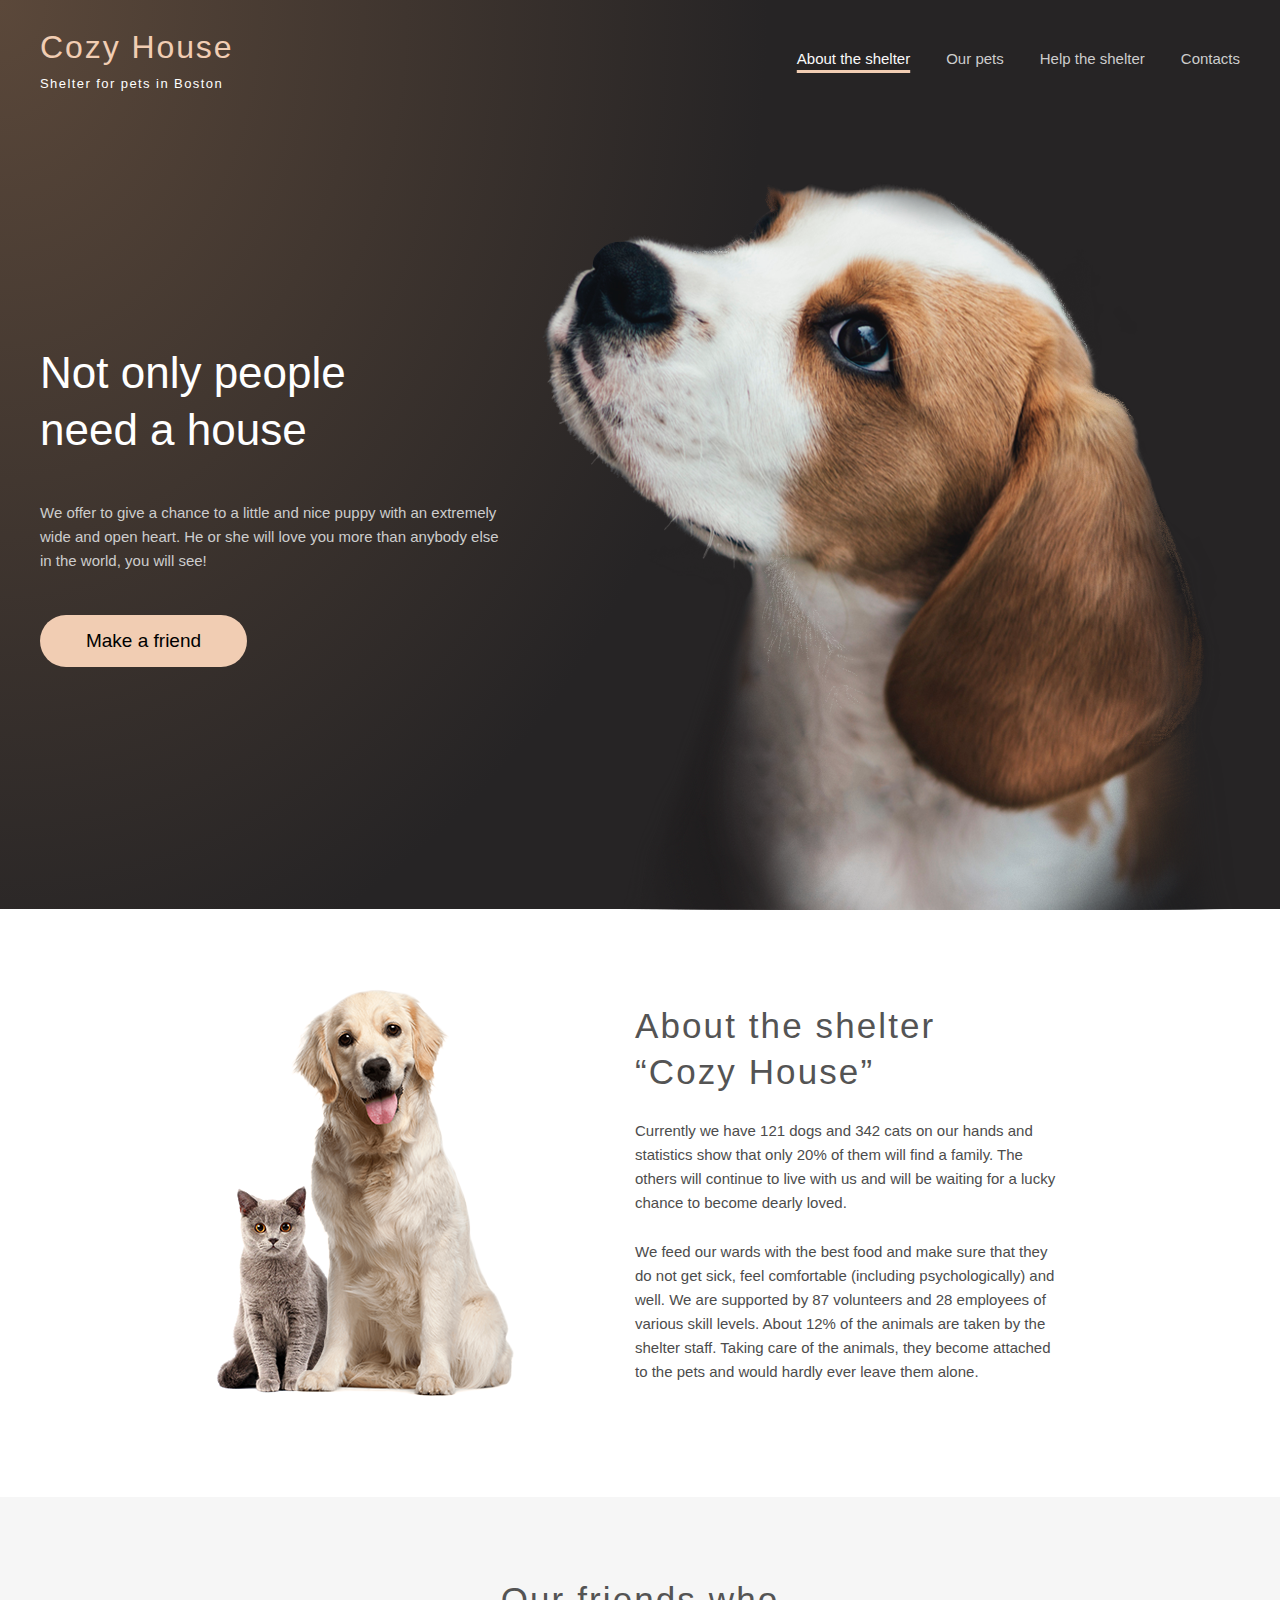
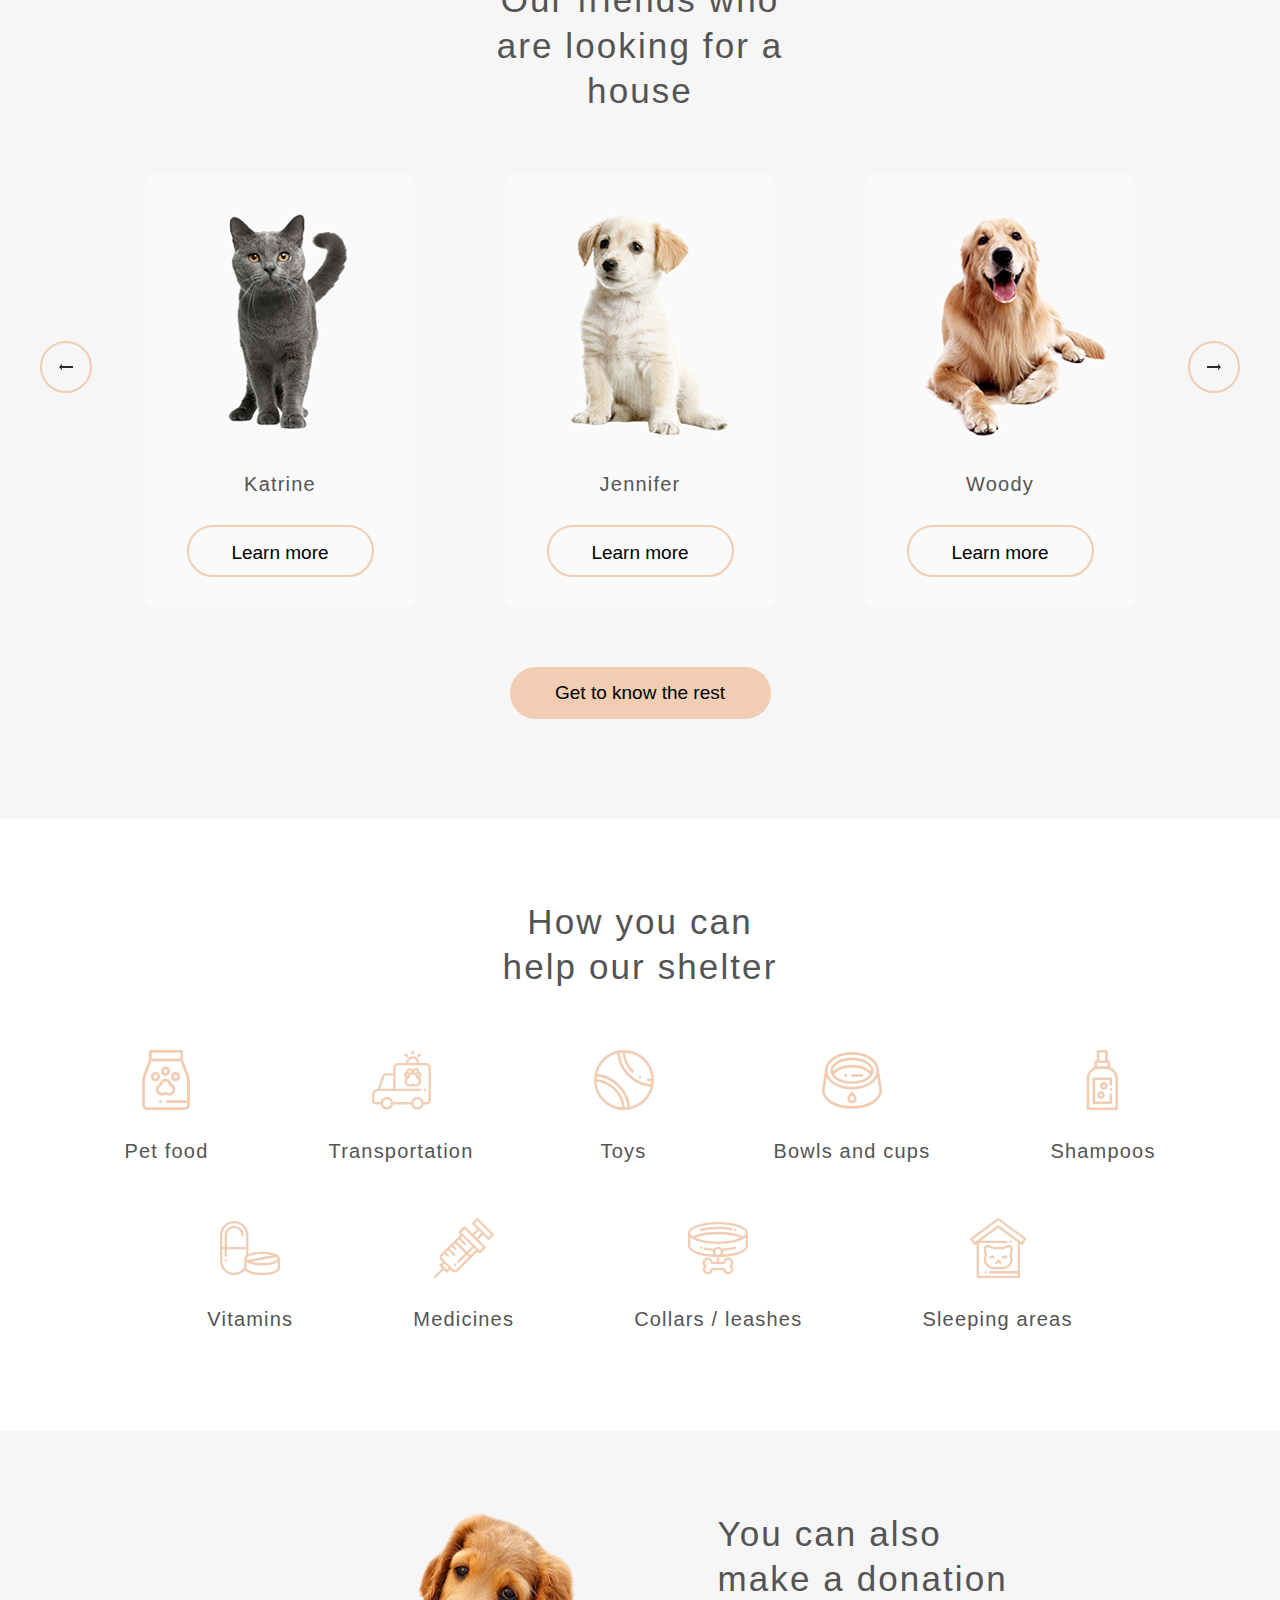
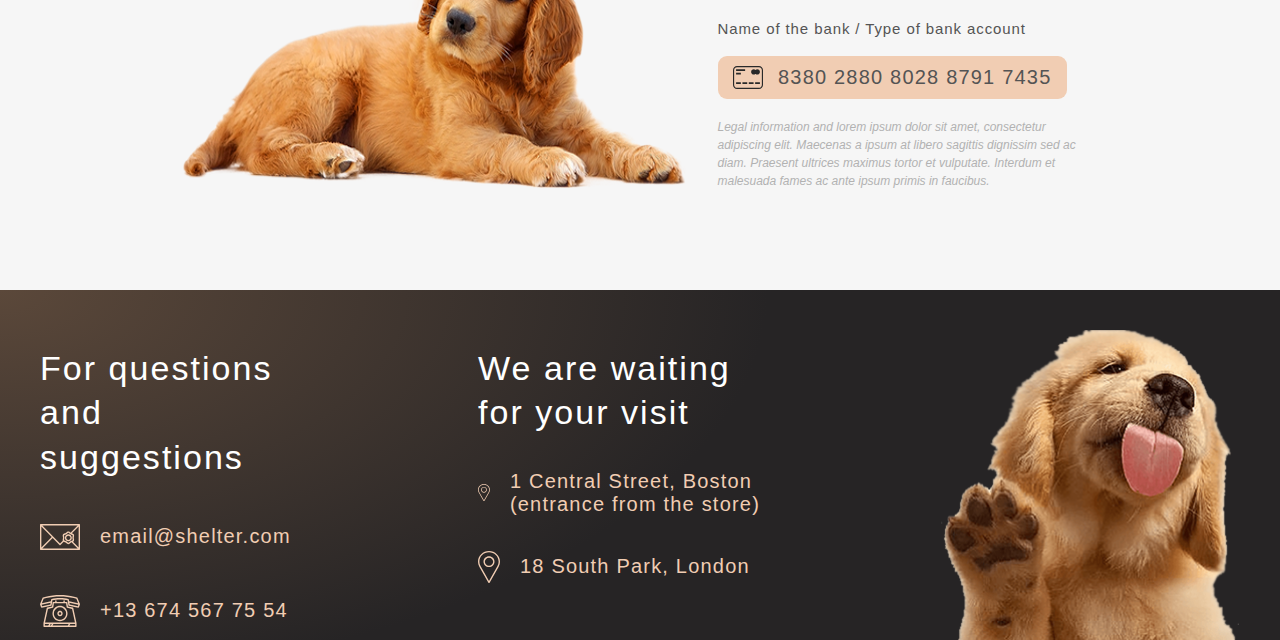
<file: main.html>
<!DOCTYPE html>
<html lang="en">
<head>
    <meta charset="UTF-8">
    <meta name="viewport" content="width=device-width, initial-scale=1.0">
    <link rel="stylesheet" href="css/style.css">
    <link rel="shortcut icon" type="image/x-icon" href="img/favicon.png">
    <title>Cozy House - Shelter for pets in Boston</title>
</head>
<body>
    <div class="background">
        <header class="header">
            <div class="container">
                <div class="header__inner">
                    <div class="header__logo">
                        <a href="#">
                            <h1 class="header__title">Cozy House</h1>
                            <h2 class="header__subtitle">Shelter for pets in Boston</h2>
                        </a>
                    </div>

                    <nav class="header__menu">
                        <ul>
                            <li class="header__menu-item"><a class="header__menu-link active" href="#about" >About the shelter</a></li>
                            <li class="header__menu-item"><a class="header__menu-link" href="/pets.html">Our pets</a></li>
                            <li class="header__menu-item"><a class="header__menu-link" href="#help">Help the shelter</a></li>
                            <li class="header__menu-item"><a class="header__menu-link" href="#contacts">Contacts</a></li>
                        </ul>
                    </nav>
                </div>
            </div>
        </header>

        <section class="promo">
            <div class="container">
                <div class="promo__inner">
                    <div class="promo__content">
                        <h2 class="promo__title">Not only people need a house</h2>
                        <p class="promo__text">We offer to give a chance to a little and nice puppy with an extremely wide and open heart. He or she will love you more than anybody else in the world, you will see!</p>
                        <a href="#pets" class="promo__link link-btn">Make a friend</a>
                    </div>
                </div>
            </div>
        </section>
    </div>

    <section class="about" id="about">
        <div class="container">
            <div class="about__inner">
                <div class="about__img">
                    <img src="img/about-pets.png" alt="pets photo">
                </div>
                <div class="about__content">
                    <h2 class="about__title title">About the shelter “Cozy House”</h2>
                    <p class="about__text">Currently we have 121 dogs and 342 cats on our hands and statistics show that only 20% of them will find a family. The others will continue to live with us and will be waiting for a lucky chance to become dearly loved.</p>
                    <p class="about__text">We feed our wards with the best food and make sure that they do not get sick, feel comfortable (including psychologically) and well. We are supported by 87 volunteers and 28 employees of various skill levels. About 12% of the animals are taken by the shelter staff. Taking care of the animals, they become attached to the pets and would hardly ever leave them alone.</p>
                </div>
            </div>
        </div>
    </section>
    
    <section class="pets" id="pets">
        <div class="container">
            <div class="pets__inner inner">
                <h2 class="pets__title title">Our friends who<br> are looking for a house</h2>
                <div class="pets__btns">
                    <button class="left">
                        <svg width="52" height="52" viewBox="0 0 52 52" fill="none" xmlns="http://www.w3.org/2000/svg">
                            <rect x="1" y="1" width="50" height="50" rx="25" stroke="#F1CDB3" stroke-width="2" />
                            <path d="M33 25V27H22V29L19 26L22 23V25H33Z" fill="#292929" />
                        </svg>
                    </button>
                    <button class="rigth">
                        <svg width="52" height="52" viewBox="0 0 52 52" fill="none" xmlns="http://www.w3.org/2000/svg">
                            <rect x="51" y="51" width="50" height="50" rx="25" transform="rotate(-180 51 51)" stroke="#F1CDB3" stroke-width="2" />
                            <path d="M19 27V25H30V23L33 26L30 29V27H19Z" fill="#292929" />
                        </svg>
                    </button>
                </div>

                <div class="pets__slider slider">
                    <div class="slider__content">
                        <div class="slider__card">
                            <img class="slider__img" src="img/pets-katrine.jpg" alt="Katrine photo">
                            <h3 class="slider__pet-name subtitle">Katrine</h3>
                            <a href="" class="slider__link">Learn more</a>
                        </div>

                        <div class="slider__card">
                            <img class="slider__img" src="img/pets-jennifer.png" alt="Jennifer photo">
                            <h3 class="slider__pet-name subtitle">Jennifer</h3>
                            <a href="" class="slider__link">Learn more</a>
                        </div>

                        <div class="slider__card">
                            <img class="slider__img" src="img/pets-woody.png" alt="Woody photo">
                            <h3 class="slider__pet-name subtitle">Woody</h3>
                            <a href="" class="slider__link">Learn more</a>
                        </div>
                    </div>
                </div>
                <a href="/pets.html" class="pets__link link-btn">Get to know the rest</a>
            </div>
        </div>
    </section>

    <section class="help" id="help">
        <div class="container">
            <div class="help__inner inner">
                <h2 class="help__title title">How you can help our shelter</h2>
                <div class="help__content">
                    <ul class="help__list">
                        <li class="help__item">
                            <div class="help__img">
                                <svg width="60" height="60" viewBox="0 0 60 60" fill="none" xmlns="http://www.w3.org/2000/svg">
                                    <path d="M52.8978 25.4978L47.1429 9.7473V1.42852C47.1429 0.639609 46.5032 0 45.7144 0H14.2858C13.4969 0 12.8573 0.639727 12.8573 1.42852V9.74719L7.10214 25.4978C6.41927 27.3636 6.07039 29.335 6.07147 31.3219V55.0765C6.07147 57.7913 8.28011 60 10.995 60H49.005C51.7199 60 53.9285 57.7913 53.9285 55.0765V31.3219C53.9285 29.329 53.5817 27.3694 52.8978 25.4978ZM15.7142 2.85715H44.2857V8.57145H15.7142V2.85715ZM51.0715 50.1321H30.9077C30.1188 50.1321 29.4792 50.7718 29.4792 51.5606C29.4792 52.3495 30.1189 52.9891 30.9077 52.9891H51.0715V55.0763C51.0715 56.2157 50.1445 57.1427 49.005 57.1427H10.995C9.85558 57.1427 8.92862 56.2158 8.92862 55.0763V31.3219C8.92774 29.6695 9.21788 28.03 9.78573 26.4783L15.2848 11.4286H44.7152L50.2142 26.4783C50.7821 28.03 51.0722 29.6695 51.0714 31.3219L51.0715 50.1321Z" fill="#F1CDB3" />
                                    <path d="M35.6169 33.805C35.1505 30.8772 32.6078 28.632 29.5505 28.632C26.4932 28.632 23.9504 30.8772 23.484 33.805C21.067 34.7989 19.4857 37.2756 19.6899 39.9659C19.9175 42.9637 22.3506 45.392 25.349 45.6148C26.5071 45.7011 27.6572 45.4628 28.6751 44.9259C29.2315 44.6328 29.8697 44.6326 30.4256 44.926C31.3085 45.3908 32.2914 45.6331 33.2891 45.632C33.4429 45.632 33.5974 45.6263 33.7516 45.6149C36.7502 45.3923 39.1832 42.9638 39.411 39.966C39.6152 37.2756 38.0339 34.7989 35.6169 33.805ZM36.562 39.7495C36.4405 41.35 35.1415 42.6466 33.5402 42.7655C32.9176 42.8126 32.3013 42.6851 31.7586 42.3986C31.0781 42.0394 30.3201 41.8517 29.5506 41.8517C28.781 41.8517 28.0231 42.0394 27.3425 42.3986C26.7999 42.6849 26.1849 42.8123 25.5608 42.7655C23.9597 42.6467 22.6606 41.3501 22.5391 39.7495C22.4143 38.1062 23.5296 36.6124 25.1331 36.2746C25.4588 36.206 25.7503 36.0259 25.9573 35.7653C26.1643 35.5047 26.2739 35.18 26.2671 34.8473L26.2648 34.775C26.2648 32.9632 27.7386 31.4893 29.5505 31.4893C31.3623 31.4893 32.8362 32.9632 32.8362 34.7698L32.834 34.8473C32.827 35.1801 32.9366 35.5048 33.1436 35.7654C33.3507 36.026 33.6423 36.2061 33.968 36.2746C35.5717 36.6124 36.6868 38.1062 36.562 39.7495Z" fill="#F1CDB3" />
                                    <path d="M29.5506 25.7751C32.1108 25.7751 34.1934 23.6924 34.1934 21.1322C34.1934 18.572 32.1108 16.4893 29.5506 16.4893C26.9904 16.4893 24.9077 18.5721 24.9077 21.1322C24.9077 23.6923 26.9906 25.7751 29.5506 25.7751ZM29.5506 19.3465C30.5353 19.3465 31.3363 20.1475 31.3363 21.1322C31.3363 22.1169 30.5353 22.9179 29.5506 22.9179C28.5659 22.9179 27.7649 22.1169 27.7649 21.1322C27.7649 20.1475 28.566 19.3465 29.5506 19.3465Z" fill="#F1CDB3" />
                                    <path d="M24.1935 26.6561C24.1935 24.0959 22.1107 22.0132 19.5506 22.0132C16.9905 22.0132 14.9078 24.096 14.9078 26.6561C14.9078 29.2162 16.9904 31.2989 19.5506 31.2989C22.1108 31.2989 24.1935 29.2162 24.1935 26.6561ZM19.5506 28.4418C18.5659 28.4418 17.7649 27.6408 17.7649 26.6561C17.7649 25.6714 18.5659 24.8704 19.5506 24.8704C20.5353 24.8704 21.3363 25.6714 21.3363 26.6561C21.3363 27.6408 20.5352 28.4418 19.5506 28.4418Z" fill="#F1CDB3" />
                                    <path d="M39.5506 22.0131C36.9904 22.0131 34.9077 24.0959 34.9077 26.656C34.9077 29.216 36.9906 31.2988 39.5506 31.2988C42.1107 31.2988 44.1934 29.2162 44.1934 26.656C44.1934 24.0958 42.1107 22.0131 39.5506 22.0131ZM39.5506 28.4418C38.5658 28.4418 37.7649 27.6408 37.7649 26.6561C37.7649 25.6714 38.5659 24.8704 39.5506 24.8704C40.5353 24.8704 41.3363 25.6714 41.3363 26.6561C41.3363 27.6408 40.5353 28.4418 39.5506 28.4418Z" fill="#F1CDB3" />
                                    <path d="M24.6934 50.1322H24.3465C23.5576 50.1322 22.918 50.7719 22.918 51.5607C22.918 52.3496 23.5577 52.9892 24.3465 52.9892H24.6934C25.4823 52.9892 26.1219 52.3495 26.1219 51.5607C26.122 50.7719 25.4824 50.1322 24.6934 50.1322Z" fill="#F1CDB3" />
                                </svg>
                            </div>
                            <h3 class="help__name subtitle">Pet food</h3>
                        </li>

                        <li class="help__item">
                            <div class="help__img">
                                <svg width="61" height="60" viewBox="0 0 61 60" fill="none" xmlns="http://www.w3.org/2000/svg">
                                    <path d="M56.0044 12.7115H48.9814V12.5095C48.9814 8.87665 46.026 5.92118 42.3932 5.92118C38.7603 5.92118 35.8049 8.87665 35.8049 12.5095V12.7115H27.5571C24.8414 12.7115 22.6321 14.9209 22.6321 17.6365V23.2009H15.2458C13.4838 23.2009 11.9176 24.2562 11.2558 25.8893C11.2462 25.9133 11.2373 25.9375 11.2291 25.962L6.96808 38.8689C6.9294 38.8919 6.88007 38.9191 6.81866 38.9498C6.57503 39.0714 6.11929 39.2568 5.33507 39.4484C4.09062 39.7499 2.9839 40.4616 2.19323 41.4688C1.40255 42.4759 0.973964 43.72 0.976513 45.0004V51.0987C0.976513 53.1406 2.63765 54.8018 4.67952 54.8018L9.90374 54.802C10.4553 57.7562 13.0514 59.9999 16.1632 59.9999C19.2749 59.9999 21.8709 57.7561 22.4226 54.8021L40.8472 54.8024C41.3989 57.7564 43.9949 59.9999 47.1066 59.9999C50.2181 59.9999 52.8141 57.7565 53.3659 54.8026L56.6836 54.8027C59.2232 54.8027 60.9294 53.0963 60.9294 50.5568V20.08C60.9294 13.4295 57.4851 12.7115 56.0044 12.7115ZM38.1486 12.5095C38.1486 10.169 40.0527 8.26493 42.3932 8.26493C44.7336 8.26493 46.6377 10.169 46.6377 12.5095V12.7115H38.1486V12.5095ZM13.4413 26.7379C13.591 26.3833 13.8422 26.0809 14.1632 25.8686C14.4842 25.6563 14.8609 25.5436 15.2457 25.5447H22.6319V38.8266H9.45022L13.4413 26.7379ZM16.1632 57.6562C13.9435 57.6562 12.1377 55.8504 12.1377 53.6307C12.1377 53.6033 12.1392 53.5762 12.1398 53.5488C12.1406 53.5069 12.1408 53.465 12.143 53.4234C12.1433 53.4168 12.1441 53.4104 12.1445 53.4038C12.2626 51.2894 14.02 49.6052 16.1632 49.6052C18.1026 49.6052 19.7262 50.9841 20.105 52.8129L20.1067 52.82C20.1194 52.882 20.1305 52.9445 20.1403 53.0076L20.1422 53.018C20.1492 53.0638 20.1544 53.1101 20.1598 53.1564C20.1622 53.1775 20.1656 53.1983 20.1677 53.2194C20.1714 53.2554 20.1734 53.2921 20.176 53.3285C20.1784 53.3602 20.1817 53.3916 20.1833 53.4235C20.185 53.4563 20.185 53.4896 20.1858 53.5226C20.1867 53.5586 20.1885 53.5944 20.1885 53.6306C20.1887 55.8504 18.3828 57.6562 16.1632 57.6562ZM47.1066 57.6562C44.8869 57.6562 43.081 55.8504 43.081 53.6307C43.081 53.5783 43.083 53.5263 43.085 53.4743C43.0856 53.4576 43.0855 53.4405 43.0863 53.4238C43.0883 53.3852 43.0921 53.3471 43.0951 53.3088C43.0975 53.2791 43.0989 53.2491 43.1019 53.2196C43.1032 53.207 43.1053 53.1947 43.1066 53.1823C43.1202 53.06 43.1386 52.939 43.163 52.8203C43.1637 52.8168 43.1646 52.8134 43.1654 52.8099C43.5455 50.9826 45.168 49.6053 47.1066 49.6053C47.6614 49.6053 48.1905 49.7181 48.6719 49.9222C50.1163 50.5341 51.1319 51.966 51.1319 53.6308C51.1319 55.8504 49.3262 57.6562 47.1066 57.6562ZM56.6836 52.4588L53.3678 52.4587C53.3639 52.4379 53.3589 52.4175 53.3548 52.3968C53.3272 52.2591 53.2954 52.1222 53.2595 51.9864C53.2435 51.927 53.2267 51.8679 53.209 51.809C53.198 51.7724 53.1872 51.7358 53.1757 51.6994C53.156 51.6382 53.1353 51.5772 53.1137 51.5166C53.1022 51.4842 53.0913 51.4513 53.0793 51.4191C53.0531 51.3492 53.0257 51.2799 52.997 51.211C52.988 51.1892 52.9798 51.1669 52.9705 51.1452C52.9318 51.0542 52.891 50.9641 52.8482 50.875C52.8428 50.8639 52.8369 50.8532 52.8315 50.8422C52.7941 50.7656 52.7552 50.6897 52.7148 50.6146C52.6999 50.5871 52.6841 50.5602 52.6689 50.5329C52.6367 50.4749 52.6036 50.4175 52.5696 50.3606C52.5511 50.3297 52.5319 50.2995 52.5128 50.2689C52.4605 50.1846 52.4061 50.1016 52.3495 50.0201C52.2939 49.9395 52.2365 49.8602 52.1773 49.7821C52.1403 49.7337 52.1026 49.6858 52.0643 49.6385C52.0414 49.6102 52.0189 49.5819 51.9956 49.554C51.9539 49.5043 51.9114 49.4553 51.8682 49.4069C51.8469 49.383 51.8262 49.3585 51.8045 49.3349C51.7507 49.2763 51.6958 49.2188 51.6398 49.1623C51.6278 49.1501 51.6163 49.1374 51.6041 49.1253C51.535 49.0563 51.4644 48.989 51.3922 48.9233C51.3769 48.9092 51.3608 48.896 51.3452 48.882C51.2887 48.8315 51.2316 48.7815 51.1732 48.7329C51.1476 48.7116 51.1213 48.6912 51.0954 48.6704C51.046 48.6304 50.996 48.5911 50.9455 48.5525C50.9157 48.53 50.8856 48.5081 50.8555 48.4861C50.7281 48.3927 50.5972 48.3043 50.463 48.221C50.4302 48.2004 50.3973 48.1802 50.364 48.1602C50.3121 48.1292 50.2596 48.0993 50.2068 48.0698C50.1743 48.0516 50.1419 48.0331 50.1091 48.0155C50.0517 47.9847 49.9935 47.9553 49.935 47.9262C49.9059 47.9117 49.8772 47.8966 49.8479 47.8826C49.7713 47.8461 49.694 47.8111 49.616 47.7776C49.6041 47.7725 49.5923 47.7667 49.5803 47.7616C49.4896 47.7233 49.398 47.6871 49.3056 47.6531C49.2792 47.6433 49.2524 47.6348 49.2258 47.6254C49.1594 47.602 49.093 47.5789 49.0257 47.5575C48.9905 47.5464 48.9548 47.5363 48.9193 47.5258C48.8597 47.5081 48.7999 47.4906 48.7396 47.4746C48.7009 47.4643 48.662 47.4549 48.623 47.4453C48.5245 47.421 48.4254 47.3992 48.3259 47.3798C48.2669 47.3684 48.2078 47.3578 48.1485 47.348C48.1078 47.3413 48.0671 47.3345 48.0262 47.3287C47.9646 47.3199 47.9028 47.3121 47.841 47.3051C47.8017 47.3006 47.7626 47.2956 47.7231 47.2919C47.6545 47.2856 47.5859 47.2803 47.5172 47.2762C47.4835 47.2741 47.4503 47.271 47.4165 47.2694C47.3132 47.2643 47.2098 47.2617 47.1064 47.2615C47.0025 47.2615 46.8991 47.2645 46.7964 47.2694C46.7626 47.271 46.7292 47.2741 46.6956 47.2762C46.6268 47.2806 46.5581 47.2853 46.4899 47.2919C46.4503 47.2958 46.4112 47.3007 46.3718 47.3052C46.3099 47.3124 46.2482 47.3199 46.1869 47.3288C46.1459 47.3348 46.105 47.3415 46.0642 47.3483C45.9641 47.3649 45.8644 47.3838 45.7651 47.4049C45.7068 47.4175 45.6486 47.431 45.5906 47.4453C45.5512 47.4549 45.512 47.4645 45.473 47.4748C45.4132 47.4906 45.354 47.5079 45.295 47.5254C45.2589 47.5362 45.2225 47.5464 45.1867 47.5578C45.121 47.5788 45.0556 47.601 44.9906 47.6242C44.9627 47.6341 44.9345 47.6431 44.9067 47.6534C44.8146 47.6874 44.7234 47.7233 44.6334 47.7613C44.6185 47.7677 44.604 47.7747 44.5891 47.7812C44.514 47.8136 44.4395 47.847 44.3659 47.8822C44.3348 47.897 44.3045 47.913 44.2737 47.9283C44.2172 47.9566 44.1607 47.9849 44.1051 48.0147C44.0708 48.0331 44.0369 48.0524 44.003 48.0715C43.9518 48.1001 43.901 48.1293 43.8506 48.1592C43.7321 48.2304 43.6158 48.3051 43.5019 48.3833C43.4545 48.416 43.4076 48.4494 43.3611 48.4835C43.3291 48.5068 43.297 48.53 43.2655 48.5539C43.2173 48.5904 43.1701 48.6281 43.123 48.6659C43.0946 48.6888 43.0659 48.711 43.0379 48.7343C42.9838 48.7795 42.9308 48.826 42.8782 48.8727C42.8586 48.8901 42.8386 48.9069 42.8193 48.9244C42.7481 48.9892 42.6785 49.0556 42.6104 49.1235C42.5932 49.1406 42.5769 49.1587 42.5598 49.176C42.5093 49.2276 42.4591 49.2795 42.4103 49.3328C42.3859 49.3595 42.3623 49.387 42.3384 49.414C42.2982 49.4594 42.2583 49.5049 42.2194 49.5514C42.1941 49.5817 42.1694 49.6126 42.1447 49.6434C42.1086 49.6881 42.073 49.7331 42.0381 49.7788C41.9544 49.889 41.8742 50.0018 41.7975 50.1169C41.7655 50.165 41.7346 50.2137 41.704 50.2627C41.683 50.2962 41.6618 50.3296 41.6415 50.3635C41.6099 50.4161 41.5796 50.4695 41.5496 50.5232C41.5321 50.5545 41.5139 50.5854 41.4968 50.6172C41.4607 50.684 41.4264 50.752 41.3927 50.8202C41.3832 50.8394 41.373 50.858 41.3638 50.8774C41.3216 50.965 41.2815 51.0536 41.2434 51.143C41.2318 51.1703 41.2214 51.1982 41.2102 51.2258C41.1843 51.2889 41.1587 51.3523 41.1348 51.4165C41.1214 51.4524 41.1094 51.4887 41.0966 51.5247C41.0764 51.5817 41.057 51.6389 41.0384 51.6964C41.0258 51.7355 41.0142 51.7751 41.0024 51.8146C40.9736 51.911 40.9471 52.008 40.923 52.1056C40.9091 52.162 40.8961 52.2187 40.8837 52.2758C40.8746 52.3171 40.8657 52.3585 40.8575 52.4001C40.8537 52.4198 40.8489 52.4391 40.8452 52.4588L22.4241 52.4585C22.4202 52.4382 22.4154 52.4181 22.4114 52.3979C22.4035 52.3578 22.3949 52.3181 22.3863 52.2783C22.3523 52.1215 22.3122 51.9659 22.2662 51.8122C22.2548 51.774 22.2435 51.7358 22.2314 51.6978C22.2124 51.6389 22.1926 51.5804 22.1719 51.5221C22.1596 51.4872 22.1477 51.452 22.1348 51.4174C22.1104 51.3522 22.0848 51.2875 22.0581 51.2232C22.0473 51.1967 22.0372 51.1697 22.026 51.1435C21.9878 51.0538 21.9476 50.965 21.9053 50.8771C21.8967 50.8594 21.8873 50.8423 21.8787 50.8247C21.8444 50.7548 21.8089 50.6855 21.772 50.6169C21.7554 50.5859 21.7376 50.5556 21.7203 50.525C21.6899 50.4707 21.6593 50.4166 21.6273 50.3634C21.6071 50.3297 21.5862 50.2968 21.5654 50.2636C21.5347 50.2143 21.5034 50.1654 21.4713 50.1169C21.3946 50.0019 21.3144 49.8893 21.2309 49.7792C21.196 49.7335 21.1604 49.6885 21.1243 49.6438C21.0995 49.613 21.0748 49.582 21.0494 49.5516C21.0105 49.5055 20.971 49.4598 20.9309 49.4147C20.9067 49.3876 20.883 49.3599 20.8585 49.3331C20.8103 49.2803 20.7606 49.2289 20.7105 49.1778C20.693 49.1599 20.6762 49.1413 20.6584 49.1238C20.5904 49.0559 20.5209 48.9897 20.4499 48.925C20.4302 48.907 20.4096 48.89 20.3897 48.8722C20.3376 48.8255 20.2848 48.7798 20.2312 48.7349C20.2029 48.7114 20.1738 48.6888 20.1451 48.6657C20.0985 48.6282 20.0516 48.5908 20.0038 48.5546C19.972 48.5304 19.9397 48.5071 19.9075 48.4836C19.8612 48.4497 19.8145 48.4165 19.7674 48.3838C19.6868 48.3285 19.6049 48.2749 19.5219 48.2232C19.4875 48.2016 19.4528 48.1803 19.418 48.1594C19.3679 48.1296 19.3174 48.1006 19.2666 48.0722C19.2323 48.053 19.1982 48.0336 19.1635 48.0151C19.1082 47.9856 19.0525 47.957 18.9963 47.9293C18.9651 47.9137 18.9343 47.8975 18.9028 47.8824C18.8301 47.8478 18.7567 47.8146 18.6827 47.7827C18.6669 47.7758 18.6514 47.7683 18.6355 47.7615C18.5454 47.7234 18.4544 47.6875 18.3626 47.6536C18.3343 47.6432 18.3056 47.6341 18.2771 47.624C18.2127 47.601 18.1478 47.579 18.0826 47.558C18.0465 47.5465 18.0098 47.5362 17.9734 47.5254C17.9146 47.5078 17.8556 47.491 17.7963 47.4751C17.7571 47.4646 17.7176 47.455 17.6781 47.4454C17.5217 47.4067 17.3639 47.3743 17.2049 47.3484C17.1641 47.3417 17.1233 47.3349 17.0822 47.3289C17.0206 47.3202 16.9589 47.3123 16.8971 47.3054C16.8579 47.3008 16.8187 47.2959 16.7792 47.292C16.7107 47.2857 16.6421 47.2805 16.5734 47.2763C16.5397 47.2742 16.5064 47.2711 16.4727 47.2695C16.3694 47.2644 16.266 47.2618 16.1626 47.2617C16.0587 47.2617 15.9554 47.2646 15.8525 47.2695C15.8188 47.2711 15.7854 47.2742 15.7517 47.2763C15.683 47.2808 15.6143 47.2854 15.5461 47.292C15.5065 47.2959 15.4672 47.3008 15.4278 47.3054C15.3662 47.3123 15.3046 47.3202 15.2432 47.3289C15.2019 47.3349 15.161 47.3417 15.1201 47.3484C15.02 47.3648 14.9203 47.3837 14.8212 47.405C14.763 47.4175 14.7053 47.431 14.6476 47.4452C14.6079 47.4549 14.568 47.4646 14.5287 47.4751C14.4698 47.4909 14.4112 47.5076 14.3529 47.5251C14.3161 47.536 14.2791 47.5465 14.2425 47.558C14.178 47.5784 14.1143 47.6007 14.0507 47.6231C14.0212 47.6334 13.9916 47.6429 13.9624 47.6536C13.8708 47.6875 13.7801 47.7231 13.6905 47.761C13.6724 47.7687 13.6547 47.7773 13.6366 47.7851C13.565 47.8162 13.4938 47.8481 13.4235 47.8817C13.3907 47.8974 13.3585 47.9143 13.326 47.9306C13.2712 47.9577 13.2168 47.9855 13.1628 48.0142C13.1272 48.0333 13.0922 48.0534 13.0569 48.0732C13.0072 48.1011 12.9576 48.1292 12.9088 48.1585C12.8252 48.2086 12.7427 48.2604 12.6614 48.3141C12.6262 48.3373 12.5913 48.3608 12.5566 48.3847C12.5107 48.4163 12.4655 48.4488 12.4203 48.4816C12.3869 48.506 12.3533 48.5302 12.3204 48.5553C12.2743 48.5903 12.2291 48.6263 12.184 48.6625C12.1536 48.6869 12.1229 48.7107 12.0932 48.7356C12.0424 48.7778 11.993 48.8214 11.9436 48.8651C11.9207 48.8854 11.8972 48.9051 11.8745 48.9257C11.8043 48.9898 11.7355 49.0554 11.6681 49.1225C11.6473 49.1433 11.6273 49.1651 11.6067 49.1862C11.56 49.2342 11.5134 49.2822 11.4682 49.3315C11.4418 49.3602 11.4165 49.3899 11.3907 49.4191C11.3525 49.4623 11.3144 49.5056 11.2775 49.5499C11.2508 49.5817 11.2248 49.6143 11.1988 49.6468C11.1641 49.6897 11.13 49.7331 11.0965 49.777C11.0376 49.8544 10.9804 49.9332 10.925 50.0132C10.9007 50.0482 10.8767 50.0835 10.8531 50.1189C10.8223 50.1653 10.7925 50.2123 10.7628 50.2594C10.7408 50.2946 10.7187 50.3295 10.6973 50.3651C10.667 50.4156 10.638 50.467 10.6091 50.5183C10.5903 50.5517 10.571 50.5847 10.5527 50.6185C10.519 50.6817 10.4863 50.7454 10.4546 50.8097C10.4432 50.8327 10.431 50.8552 10.4198 50.8784C10.3781 50.9651 10.3384 51.0529 10.3005 51.1417C10.2876 51.172 10.2762 51.2028 10.2637 51.2333C10.2391 51.2936 10.2146 51.354 10.1919 51.4151C10.178 51.4525 10.1653 51.4904 10.1521 51.5281C10.1326 51.5835 10.1134 51.639 10.0955 51.695C10.0826 51.7352 10.0706 51.7757 10.0585 51.8163C10.0423 51.871 10.0264 51.9258 10.0116 51.9811C9.98547 52.0781 9.96183 52.1757 9.94065 52.2739C9.93151 52.3161 9.92237 52.3581 9.91405 52.4007C9.9103 52.4199 9.90561 52.4389 9.90198 52.4581H4.67952C3.92999 52.4581 3.32026 51.8484 3.32026 51.0987V45.0004C3.31869 44.2451 3.57146 43.5113 4.03784 42.9171C4.50422 42.323 5.15705 41.9032 5.89112 41.7254C6.55897 41.5621 7.13261 41.376 7.60101 41.1705H50.1626C50.8097 41.1705 51.3344 40.6458 51.3344 39.9986C51.3344 39.3515 50.8097 38.8267 50.1626 38.8267H24.9758V17.6365C24.9758 16.2133 26.1339 15.0552 27.5571 15.0552H56.0042C58.2503 15.0552 58.5855 18.2034 58.5855 20.08V50.5567C58.5855 52.2118 57.3939 52.4588 56.6836 52.4588Z" fill="#F1CDB3" />
                                    <path d="M51.4371 24.8147C51.4372 23.2763 50.3567 21.9863 48.9149 21.6615C48.9226 21.5806 48.9287 21.4992 48.9311 21.4169C48.9579 20.4633 48.6017 19.5567 47.9282 18.864C47.2432 18.1596 46.2866 17.7557 45.3034 17.7557C44.1154 17.7557 43.0573 18.3338 42.3948 19.2239C41.7328 18.3338 40.6738 17.7557 39.4831 17.7557C38.5086 17.7557 37.5586 18.1544 36.8767 18.8498C36.1995 19.5402 35.8367 20.4483 35.8552 21.4064C35.8568 21.4923 35.8627 21.5773 35.8703 21.6618C34.4291 21.987 33.3492 23.2766 33.3492 24.8147C33.3492 26.1163 34.1229 27.2399 35.2341 27.7519C34.4513 28.7206 33.9945 29.9464 33.9945 31.2423C33.9945 34.3028 36.4843 36.7927 39.5448 36.7927C40.5529 36.7927 41.537 36.5172 42.3932 36.0051C43.254 36.5202 44.2384 36.7924 45.2415 36.7927C48.302 36.7927 50.7919 34.3028 50.7919 31.2423C50.7919 29.9462 50.3351 28.7206 49.5523 27.7519C50.6636 27.2399 51.4371 26.1163 51.4371 24.8147ZM45.3034 20.0996C45.6574 20.0996 46.0016 20.2448 46.2478 20.4979C46.4762 20.7328 46.597 21.0357 46.5883 21.3508C46.568 22.0692 45.9856 22.6602 45.2898 22.6682C45.1034 22.668 44.9191 22.6279 44.7495 22.5505C44.7285 22.5408 44.7079 22.5304 44.6868 22.5209C44.58 22.4646 44.4823 22.3927 44.3966 22.3077C44.1518 22.0648 44.0177 21.7384 44.0191 21.3885C44.022 20.6778 44.5982 20.0996 45.3034 20.0996ZM38.5498 20.491C38.6712 20.3665 38.8163 20.2677 38.9766 20.2005C39.1369 20.1332 39.3091 20.0988 39.4829 20.0994C40.1903 20.0994 40.7664 20.6762 40.7672 21.3851C40.7681 21.5579 40.7343 21.7291 40.6678 21.8885C40.6013 22.048 40.5035 22.1925 40.3801 22.3135C40.2964 22.3959 40.2013 22.466 40.0978 22.5217C40.0595 22.5391 40.0221 22.5577 39.9843 22.5758C39.8315 22.6389 39.6675 22.6704 39.5023 22.6683C38.7969 22.6567 38.212 22.0704 38.1983 21.3613C38.192 21.0374 38.3169 20.7285 38.5498 20.491ZM35.693 24.8148C35.6929 24.3245 36.0918 23.9257 36.5818 23.9257C37.0722 23.9257 37.4709 24.3245 37.4709 24.8148C37.4709 24.9155 37.4534 25.0118 37.4224 25.1022C37.3931 25.1611 37.3649 25.2207 37.3377 25.2808C37.1809 25.5341 36.9012 25.7038 36.582 25.7038C36.0918 25.7038 35.693 25.305 35.693 24.8148ZM45.2415 34.4492C44.4765 34.4489 43.7368 34.175 43.1561 33.6769C42.9438 33.4945 42.6731 33.3943 42.3932 33.3946C42.1133 33.3944 41.8426 33.4946 41.6303 33.6769C41.0496 34.175 40.3099 34.4489 39.5448 34.4492C37.7767 34.4492 36.3382 33.0107 36.3382 31.2426C36.3382 29.9023 37.1833 28.6919 38.4409 28.2307C38.6472 28.1551 38.8281 28.023 38.9629 27.8495C39.0977 27.676 39.181 27.4681 39.2033 27.2495C39.2362 26.9273 39.3176 26.6118 39.4447 26.3139C39.4865 26.2346 39.5256 26.1537 39.5608 26.0707C39.8716 25.4851 40.3571 25.0108 40.9498 24.7136C41.0008 24.6912 41.0511 24.6676 41.1011 24.6428C41.5085 24.4648 41.9485 24.3731 42.3932 24.3737C42.8513 24.3737 43.2875 24.4692 43.6828 24.6417C43.7327 24.6665 43.7831 24.6899 43.8341 24.7123C44.4279 25.0094 44.9143 25.4843 45.2256 26.0707C45.2608 26.1537 45.2999 26.2346 45.3416 26.3139C45.4688 26.6118 45.5502 26.9273 45.583 27.2495C45.6053 27.4681 45.6886 27.676 45.8235 27.8495C45.9583 28.023 46.1391 28.1551 46.3454 28.2307C47.6031 28.692 48.4481 29.9023 48.4481 31.2426C48.4481 33.0106 47.0097 34.4492 45.2415 34.4492ZM48.2045 25.7038C47.8853 25.7038 47.6056 25.5341 47.4488 25.2808C47.4216 25.2208 47.3933 25.1612 47.364 25.1022C47.3321 25.0097 47.3157 24.9126 47.3155 24.8148C47.3155 24.3245 47.7143 23.9257 48.2046 23.9257C48.6948 23.9257 49.0936 24.3245 49.0936 24.8148C49.0935 25.3049 48.6947 25.7038 48.2045 25.7038Z" fill="#F1CDB3" />
                                    <path d="M56.0193 39.7758C56.0043 39.7007 55.9819 39.6273 55.9526 39.5566C55.9234 39.4857 55.8873 39.4178 55.8448 39.3539C55.8026 39.2897 55.7539 39.23 55.6995 39.1758C55.6452 39.1214 55.5856 39.0727 55.5214 39.0305C55.3933 38.9457 55.25 38.8864 55.0995 38.8559C54.9487 38.8254 54.7933 38.8254 54.6425 38.8559C54.5675 38.8712 54.4936 38.8934 54.4221 38.9227C54.3518 38.952 54.2839 38.9884 54.2206 39.0305C54.1561 39.0727 54.0964 39.1219 54.0425 39.1758C53.9884 39.2297 53.9392 39.2895 53.896 39.3539C53.8538 39.4172 53.8173 39.4852 53.7893 39.5566C53.76 39.627 53.7366 39.7008 53.7225 39.7758C53.7073 39.8508 53.6991 39.9281 53.6991 40.0043C53.6991 40.0803 53.7073 40.1578 53.7225 40.234C53.7366 40.3078 53.76 40.3816 53.7893 40.4531C53.8186 40.5234 53.855 40.5914 53.8971 40.6547C53.9392 40.7191 53.9884 40.7789 54.0425 40.8328C54.0964 40.8867 54.1561 40.9359 54.2206 40.9793C54.2839 41.0215 54.3518 41.0566 54.4221 41.0859C54.4936 41.1152 54.5675 41.1387 54.6425 41.1527C54.7176 41.168 54.7949 41.1762 54.871 41.1762C54.9471 41.1762 55.0246 41.168 55.0995 41.1527C55.1745 41.1387 55.2483 41.1152 55.3186 41.0859C55.3901 41.0566 55.4581 41.0215 55.5214 40.9793C55.5859 40.9359 55.6457 40.8867 55.6995 40.8328C55.7534 40.7789 55.8026 40.7191 55.8448 40.6547C55.8869 40.5914 55.9233 40.5234 55.9526 40.4531C55.9819 40.3816 56.0041 40.3078 56.0193 40.234C56.0346 40.1578 56.0427 40.0803 56.0427 40.0043C56.0427 39.9281 56.0346 39.8508 56.0193 39.7758Z" fill="#F1CDB3" />
                                    <path d="M42.3932 0C41.7461 0 41.2213 0.524648 41.2213 1.17188V3.13359C41.2213 3.78082 41.7461 4.30547 42.3932 4.30547C43.0404 4.30547 43.565 3.7807 43.565 3.13359V1.17188C43.565 0.524648 43.0404 0 42.3932 0Z" fill="#F1CDB3" />
                                    <path d="M37.4562 4.55659L35.8205 3.27234C35.6995 3.1773 35.5609 3.10703 35.4127 3.06555C35.2645 3.02407 35.1096 3.01218 34.9568 3.03057C34.804 3.04896 34.6563 3.09727 34.5222 3.17273C34.3881 3.24819 34.2701 3.34934 34.1751 3.47038C33.7755 3.97944 33.8642 4.71608 34.3731 5.11569L36.0088 6.39995C36.2149 6.56221 36.4695 6.65035 36.7318 6.65015C36.9095 6.65039 37.0849 6.61017 37.2447 6.53253C37.4046 6.45488 37.5446 6.34186 37.6543 6.20202C38.054 5.69284 37.9653 4.9562 37.4562 4.55659Z" fill="#F1CDB3" />
                                    <path d="M50.6113 3.47021C50.2117 2.96115 49.4752 2.87244 48.9659 3.27216L47.3302 4.55642C46.8211 4.95603 46.7324 5.69267 47.1321 6.20185C47.2417 6.34177 47.3818 6.45487 47.5416 6.53254C47.7015 6.61021 47.8769 6.65042 48.0546 6.6501C48.3169 6.65028 48.5716 6.56214 48.7776 6.3999L50.4133 5.11564C50.9224 4.71603 51.0111 3.97939 50.6113 3.47021Z" fill="#F1CDB3" />
                                </svg>
                            </div>
                            <h3 class="help__name subtitle">Transportation</h3>
                        </li>

                        <li class="help__item">
                            <div class="help__img">
                                <svg width="60" height="60" viewBox="0 0 60 60" fill="none" xmlns="http://www.w3.org/2000/svg">
                                    <path d="M51.2132 8.78672C45.5469 3.1207 38.0133 0 30 0C21.9867 0 14.4531 3.1207 8.78684 8.78672C3.12047 14.4531 0 21.9866 0 30C0 38.0134 3.12047 45.5469 8.78684 51.2133C14.4531 56.8793 21.9867 60 30 60C38.0133 60 45.5469 56.8793 51.2132 51.2133C56.8795 45.5469 60 38.0134 60 30C60 21.9866 56.8795 14.4531 51.2132 8.78672ZM10.6314 49.3685C5.90438 44.6415 3.11918 38.4906 2.67352 31.8832C3.39 31.9077 4.1223 31.9755 4.86223 32.0856C10.1654 32.8733 15.5023 35.7234 19.8894 40.1106C24.2766 44.4979 27.1266 49.8346 27.9144 55.1379C28.0223 55.8586 28.0894 56.5849 28.1154 57.3132C21.7419 56.8775 15.4928 54.2298 10.6314 49.3685ZM30.7262 57.3682C30.7013 56.4931 30.6239 55.6203 30.4946 54.7545C29.6251 48.9019 26.5139 43.046 21.7338 38.2659C16.9538 33.4859 11.098 30.3746 5.2452 29.5051C4.37502 29.3751 3.49781 29.2977 2.61832 29.2732C2.64105 28.3972 2.7048 27.5283 2.8084 26.6682C3.73793 26.6987 4.68246 26.7843 5.62863 26.9248C12.0308 27.8757 18.4055 31.2484 23.5785 36.4213C28.7512 41.5939 32.1239 47.9687 33.075 54.3709C33.2133 55.3004 33.2987 56.237 33.3307 57.1763C32.4661 57.2814 31.5969 57.3455 30.7262 57.3682ZM49.3685 49.3685C45.5416 53.1952 40.8551 55.6504 35.9248 56.7348C35.881 55.8152 35.7912 54.8983 35.6557 53.9877C34.6229 47.0358 30.9889 40.1423 25.4234 34.5766C19.8575 29.0109 12.964 25.3772 6.0123 24.3444C5.0982 24.2082 4.17782 24.1182 3.25465 24.0746L3.2475 24.0805C4.35598 19.0238 6.88301 14.3798 10.6315 10.6314C14.2923 6.97055 18.7399 4.56516 23.4349 3.41402C23.4672 4.49215 23.5632 5.56742 23.7224 6.63422C24.755 13.5859 28.3889 20.4795 33.9546 26.0453C39.5203 31.611 46.4139 35.2447 53.3659 36.2775C54.4358 36.4373 55.5143 36.5334 56.5956 36.5653L56.6073 36.5459C55.4323 41.3595 52.9617 45.7754 49.3685 49.3685ZM57.1071 33.966C56.0064 33.955 54.8814 33.8653 53.7492 33.6972C47.3468 32.7461 40.972 29.3735 35.7993 24.2006C30.6265 19.0277 27.2538 12.6531 26.3029 6.25102C26.1354 5.12379 26.0455 4.00371 26.034 2.90824C26.8999 2.78261 27.7712 2.69826 28.6451 2.65547C28.6431 3.70254 28.7214 4.7775 28.8832 5.8677C29.7527 11.7204 32.8641 17.5763 37.6441 22.3562C38.1534 22.8654 38.9794 22.8654 39.4888 22.3562C39.9981 21.8469 39.9981 21.021 39.4888 20.5114C35.1016 16.1243 32.2516 10.7876 31.4638 5.48426C31.3205 4.51898 31.2499 3.57035 31.2521 2.65055C37.8434 2.94937 44.3467 5.60918 49.3688 10.6315C54.2461 15.5088 57.0565 21.902 57.3623 28.7483C56.4367 28.7503 55.4855 28.6804 54.5159 28.5363C53.8035 28.4305 53.1397 28.9225 53.034 29.635C52.9281 30.3476 53.42 31.0109 54.1325 31.1167C55.21 31.2768 56.2729 31.3569 57.3083 31.3569C57.3252 31.3569 57.3417 31.356 57.3586 31.356C57.316 32.2295 57.2321 33.1004 57.1071 33.966Z" fill="#F1CDB3" />
                                    <path d="M46.1517 25.775C45.8059 25.7756 45.4744 25.9131 45.2296 26.1573C44.9854 26.4021 44.848 26.7336 44.8474 27.0793C44.8474 27.4224 44.9857 27.7589 45.2296 28.0015C45.4721 28.2442 45.8087 28.3836 46.1517 28.3836C46.4947 28.3836 46.8313 28.2442 47.0739 28.0015C47.3176 27.7563 47.4549 27.425 47.456 27.0793C47.456 26.7363 47.3164 26.3998 47.0739 26.1573C46.829 25.9131 46.4975 25.7756 46.1517 25.775Z" fill="#F1CDB3" />
                                </svg>
                            </div>
                            <h3 class="help__name subtitle">Toys</h3>
                        </li>

                        <li class="help__item">
                            <div class="help__img">
                                <svg width="60" height="60" viewBox="0 0 60 60" fill="none" xmlns="http://www.w3.org/2000/svg">
                                    <path d="M59.985 39.8551L57.1255 20.6441C57.0792 15.0657 53.693 9.89303 47.8159 6.43765C42.9483 3.57605 36.6213 2 30.0001 2C23.3786 2 17.0515 3.57605 12.1838 6.43765C6.3069 9.89303 2.92054 15.0657 2.87437 20.6441L0.0148828 39.8551C0.00503905 39.9216 0 39.9887 0 40.056C0 45.7049 3.76452 50.936 10.3284 54.408C15.7022 57.2504 22.6883 58.8158 30.0001 58.8158C37.3116 58.8158 44.2978 57.2504 49.6716 54.408C56.2354 50.936 60 45.7049 60 40.056C59.9999 39.9888 59.9949 39.9216 59.985 39.8551ZM13.5668 8.78995C18.0215 6.17105 23.8576 4.72871 30.0001 4.72871C36.1424 4.72871 41.9785 6.17105 46.4331 8.78995C51.4956 11.7663 54.3993 16.1293 54.3993 20.7599C54.3993 25.3906 51.4957 29.7535 46.4332 32.7299C41.9785 35.3488 36.1424 36.7911 30.0001 36.7911C23.8577 36.7911 18.0215 35.3488 13.5669 32.7299C8.5044 29.7536 5.60073 25.3906 5.60073 20.7599C5.60073 16.1293 8.50428 11.7664 13.5668 8.78995ZM48.3956 51.996C43.4079 54.6342 36.875 56.0871 30.0001 56.0871C23.125 56.0871 16.592 54.6342 11.6044 51.996C6.00374 49.0333 2.77453 44.7218 2.72917 40.1535L4.60757 27.5342C6.17225 30.4612 8.75283 33.0645 12.1841 35.0819C17.0517 37.9434 23.3787 39.5195 30.0001 39.5195C36.6213 39.5195 42.9485 37.9434 47.816 35.0819C51.2473 33.0645 53.8279 30.461 55.3925 27.5342L57.2709 40.1535C57.2255 44.7219 53.9963 49.0335 48.3956 51.996Z" fill="#F1CDB3" />
                                    <path d="M30.0001 34.0618C39.3534 34.0618 47.6079 30.4427 50.5397 25.0569C51.29 23.6803 51.6707 22.2344 51.6707 20.7599C51.6707 17.0676 49.3194 13.652 45.0502 11.1422C41.0085 8.76631 35.6637 7.45791 30.0001 7.45791C24.3366 7.45791 18.9916 8.76643 14.9501 11.1423C10.6807 13.6521 8.32945 17.0676 8.32945 20.76C8.32945 22.2347 8.70996 23.6804 9.46008 25.0563C12.3923 30.4427 20.6467 34.0618 30.0001 34.0618ZM30.0001 31.3332C22.1546 31.3332 15.0282 28.5145 12.2557 24.4006C15.0293 20.2891 22.1568 17.4732 30.0001 17.4732C37.8435 17.4732 44.9711 20.2891 47.7446 24.4008C44.9726 28.5145 37.8458 31.3332 30.0001 31.3332ZM11.0579 20.76C11.058 18.0744 12.9313 15.4942 16.3328 13.4945C19.9617 11.3613 24.8154 10.1865 30 10.1865C35.1845 10.1865 40.0384 11.3613 43.6672 13.4946C47.0687 15.4942 48.9421 18.0743 48.9421 20.76C48.9421 20.9993 48.9259 21.238 48.896 21.4761C45.1332 17.3699 37.9658 14.7446 30 14.7446C22.0342 14.7446 14.8669 17.37 11.1041 21.4761C11.0738 21.2386 11.0584 20.9994 11.0579 20.76Z" fill="#F1CDB3" />
                                    <path d="M30 41.7701C29.8155 41.7701 29.6329 41.8076 29.4633 41.8801C29.2936 41.9527 29.1405 42.059 29.0131 42.1924C28.1243 43.1235 25.225 46.3365 25.225 48.5916C25.225 51.2246 27.367 53.3666 30 53.3666C32.633 53.3666 34.775 51.2246 34.775 48.5916C34.775 46.3365 31.8756 43.1235 30.987 42.1924C30.8595 42.059 30.7064 41.9527 30.5368 41.8801C30.3671 41.8076 30.1845 41.7701 30 41.7701ZM30 50.6381C28.8716 50.6381 27.9536 49.7201 27.9536 48.5917C27.9536 47.986 28.9058 46.5224 30 45.1941C31.0943 46.5226 32.0465 47.986 32.0465 48.5917C32.0465 49.7201 31.1284 50.6381 30 50.6381Z" fill="#F1CDB3" />
                                    <path d="M23.8843 23.8977H23.4637C22.7102 23.8977 22.0994 24.5085 22.0994 25.262C22.0994 26.0155 22.7102 26.6263 23.4637 26.6263H23.8843C24.6378 26.6263 25.2486 26.0155 25.2486 25.262C25.2486 24.5085 24.6378 23.8977 23.8843 23.8977Z" fill="#F1CDB3" />
                                    <path d="M40.074 23.8977H30.342C29.5884 23.8977 28.9777 24.5085 28.9777 25.262C28.9777 26.0155 29.5884 26.6263 30.342 26.6263H40.074C40.8275 26.6263 41.4383 26.0155 41.4383 25.262C41.4383 24.5085 40.8275 23.8977 40.074 23.8977Z" fill="#F1CDB3" />
                                </svg>
                            </div>
                            <h3 class="help__name subtitle">Bowls and cups</h3>
                        </li>

                        <li class="help__item">
                            <div class="help__img">
                                <svg width="60" height="60" viewBox="0 0 60 60" fill="none" xmlns="http://www.w3.org/2000/svg">
                                    <path d="M37.1303 17.1814V11.7391C37.1303 11.0188 36.5463 10.4348 35.826 10.4348H34.8477V1.3043C34.8477 0.583945 34.2637 0 33.5434 0H25.0651C24.3448 0 23.7608 0.583945 23.7608 1.3043V10.4347H22.7825C22.0622 10.4347 21.4782 11.0187 21.4782 11.739V17.1813C16.8977 19.0078 13.6521 23.4879 13.6521 28.712V58.6956C13.6521 59.4159 14.236 59.9999 14.9564 59.9999H43.6521C44.3725 59.9999 44.9564 59.4159 44.9564 58.6956V28.7121C44.9563 23.4879 41.7107 19.0078 37.1303 17.1814ZM26.3694 2.60871H32.239V10.4348H26.3694V2.60871ZM24.0867 13.0434H34.5214V16.3043H24.0867V13.0434ZM42.3476 57.3913H16.2607V28.7121C16.2607 23.3088 20.6565 18.913 26.0597 18.913H32.5486C37.9519 18.913 42.3476 23.3088 42.3476 28.7121V57.3913Z" fill="#F1CDB3" />
                                    <path d="M37.7825 27.3913H20.8259C20.1056 27.3913 19.5216 27.9752 19.5216 28.6956V52.826C19.5216 53.5464 20.1056 54.1303 20.8259 54.1303H37.7825C38.5028 54.1303 39.0868 53.5464 39.0868 52.826V44.6287C39.0868 43.9084 38.5028 43.3244 37.7825 43.3244C37.0621 43.3244 36.4782 43.9084 36.4782 44.6287V51.5217H22.1303V30H36.4782V34.1287C36.4782 34.8491 37.0621 35.433 37.7825 35.433C38.5028 35.433 39.0868 34.8491 39.0868 34.1287V28.6957C39.0868 27.9752 38.5028 27.3913 37.7825 27.3913Z" fill="#F1CDB3" />
                                    <path d="M37.7824 38.0645C37.0621 38.0645 36.4781 38.6484 36.4781 39.3688V39.4992C36.4781 40.2195 37.0621 40.8035 37.7824 40.8035C38.5028 40.8035 39.0867 40.2195 39.0867 39.4992V39.3688C39.0867 38.6484 38.5028 38.0645 37.7824 38.0645Z" fill="#F1CDB3" />
                                    <path d="M27.9922 41.1512C25.8345 41.1512 24.0792 42.9066 24.0792 45.0642C24.0792 47.2219 25.8345 48.9773 27.9922 48.9773C30.1499 48.9773 31.9052 47.2219 31.9052 45.0642C31.9052 42.9067 30.1499 41.1512 27.9922 41.1512ZM27.9922 46.3687C27.273 46.3687 26.6879 45.7835 26.6879 45.0644C26.6879 44.3452 27.273 43.7601 27.9922 43.7601C28.7114 43.7601 29.2965 44.3452 29.2965 45.0644C29.2965 45.7835 28.7115 46.3687 27.9922 46.3687Z" fill="#F1CDB3" />
                                    <path d="M34.8456 35.9842C34.8456 33.8266 33.0903 32.0712 30.9326 32.0712C28.7749 32.0712 27.0196 33.8266 27.0196 35.9842C27.0196 38.1419 28.7749 39.8973 30.9326 39.8973C33.0901 39.8974 34.8456 38.1419 34.8456 35.9842ZM30.9325 37.2887C30.2133 37.2887 29.6282 36.7035 29.6282 35.9844C29.6282 35.2652 30.2133 34.6801 30.9325 34.6801C31.6517 34.6801 32.2368 35.2652 32.2368 35.9844C32.2368 36.7035 31.6519 37.2887 30.9325 37.2887Z" fill="#F1CDB3" />
                                </svg>
                            </div>
                            <h3 class="help__name subtitle">Shampoos</h3>
                        </li>

                        <li class="help__item">
                            <div class="help__img">
                                <svg width="60" height="60" viewBox="0 0 60 60" fill="none" xmlns="http://www.w3.org/2000/svg">
                                    <path d="M54.3108 35.3986C51.0359 34.284 46.7048 33.6702 42.1158 33.6702C41.8289 33.6702 41.5431 33.6725 41.2586 33.6773C36.9894 33.7488 32.991 34.3536 29.9207 35.3986C29.428 35.5653 28.9424 35.7523 28.4651 35.9589V17.2325C28.4651 9.38472 22.0805 3 14.2325 3C6.38461 3 0 9.38472 0 17.2325V42.9261C0 50.7739 6.38461 57.1587 14.2325 57.1587C16.722 57.1587 19.1722 56.5062 21.3188 55.2717C22.6721 54.4934 23.8881 53.4936 24.9168 52.3257C25.6645 53.3761 27.1451 54.4856 29.9208 55.4303C33.1957 56.5448 37.5266 57.1587 42.1157 57.1587C46.7047 57.1587 51.0357 56.5448 54.3107 55.4303C59.0129 53.83 60 51.7566 60 50.299V40.5299C60 39.0723 59.0129 36.9989 54.3108 35.3986ZM26.5754 40.5299C26.5759 40.4863 26.5798 40.4428 26.5871 40.3998L26.5891 40.3882C26.6289 40.1764 26.7563 39.9305 26.9907 39.6639L26.9952 39.6589C27.0307 39.6187 27.0695 39.578 27.1099 39.5368C27.137 39.5096 27.1641 39.4823 27.193 39.4552L27.2271 39.4233C27.4235 39.2422 27.6601 39.0603 27.9332 38.8825C27.9379 38.8794 27.9418 38.8757 27.9464 38.8726C28.5871 38.4565 29.478 38.025 30.6759 37.6173C33.7141 36.5834 37.7769 36.0138 42.1158 36.0138C46.0691 36.0139 49.7904 36.488 52.719 37.3541L27.6397 41.9756C26.8868 41.4213 26.5767 40.9077 26.5754 40.5323V40.5299ZM26.1213 37.2903C25.2179 37.9825 24.7144 38.6857 24.4591 39.3382C24.3731 39.5576 24.3108 39.7855 24.2733 40.0181C24.2561 40.1239 24.2443 40.2305 24.2379 40.3375L24.2359 40.3677C24.2331 40.4224 24.2313 40.4766 24.2313 40.5298V49.3609C22.0289 52.7824 18.315 54.8149 14.2325 54.8149C7.67707 54.8149 2.34375 49.4816 2.34375 42.9261V31.2512H4.6875V37.5793C4.6875 38.2266 5.21227 38.7512 5.85938 38.7512C6.50648 38.7512 7.03125 38.2266 7.03125 37.5793V31.2512H26.1213V37.2903ZM26.1213 28.9075H7.03125V17.2325C7.03125 13.2618 10.2616 10.0312 14.2325 10.0312C18.2034 10.0312 21.4338 13.2618 21.4338 17.2325C21.4338 17.8798 21.9586 18.4044 22.6057 18.4044C23.2529 18.4044 23.7776 17.8798 23.7776 17.2325C23.7776 11.9694 19.4957 7.6875 14.2325 7.6875C8.96941 7.6875 4.6875 11.9694 4.6875 17.2325V28.9075H2.34375V17.2325C2.34375 10.6771 7.67707 5.34375 14.2325 5.34375C20.788 5.34375 26.1213 10.6771 26.1213 17.2325V28.9075ZM57.6562 50.299C57.6562 50.9987 56.5823 52.1814 53.5556 53.2116C50.5174 54.2455 46.4546 54.815 42.1158 54.815C37.7769 54.815 33.7141 54.2456 30.6759 53.2116C27.6492 52.1815 26.5753 50.9988 26.5753 50.299V49.6986L26.5754 49.697V44.0932C27.3962 44.6393 28.4844 45.1724 29.9208 45.6612C33.1957 46.7757 37.5267 47.3896 42.1158 47.3896C46.7048 47.3896 51.0359 46.7757 54.3108 45.6612C55.7471 45.1723 56.8355 44.6393 57.6562 44.0931V50.299ZM53.5556 43.4423C50.5174 44.4763 46.4548 45.0458 42.1158 45.0458C38.1056 45.0458 34.3334 44.5584 31.386 43.6685L56.525 39.036C57.3278 39.6098 57.6562 40.1435 57.6562 40.5299C57.6562 41.2296 56.5823 42.4123 53.5556 43.4423Z" fill="#F1CDB3" />
                                    <path d="M6.68777 41.402C6.63386 41.3481 6.57421 41.2989 6.50976 41.2567C6.44592 41.2141 6.37801 41.178 6.30702 41.1489C6.23671 41.1196 6.163 41.0973 6.088 41.0821C5.93718 41.0516 5.78179 41.0516 5.63097 41.0821C5.55597 41.0973 5.48214 41.1196 5.41066 41.1489C5.34023 41.1782 5.27238 41.2145 5.2091 41.2567C5.14452 41.2989 5.08476 41.3481 5.03085 41.402C4.97695 41.4559 4.92773 41.5157 4.88554 41.5802C4.84218 41.6434 4.80702 41.7114 4.77773 41.7829C4.74843 41.8532 4.72499 41.927 4.71105 42.002C4.6957 42.077 4.68761 42.1544 4.68761 42.2305C4.68761 42.3079 4.6957 42.3841 4.71105 42.4602C4.72499 42.5352 4.74843 42.6091 4.77773 42.6794C4.80702 42.7497 4.84218 42.8177 4.88554 42.8821C4.92773 42.9454 4.97695 43.0052 5.03085 43.0602C5.19533 43.2232 5.40397 43.3345 5.63097 43.3802C5.70597 43.3954 5.78331 43.4024 5.85949 43.4024C6.01311 43.4028 6.16526 43.3725 6.30702 43.3134C6.37801 43.2842 6.44592 43.2481 6.50976 43.2055C6.57421 43.1622 6.63398 43.1141 6.68788 43.0602C6.74191 43.0052 6.79113 42.9454 6.8332 42.8821C6.87538 42.8177 6.91171 42.7497 6.94101 42.6794C6.97031 42.6091 6.99374 42.5352 7.00898 42.4602C7.02421 42.3841 7.03124 42.3079 7.03124 42.2305C7.03124 41.9223 6.90585 41.62 6.68777 41.402Z" fill="#F1CDB3" />
                                </svg>
                            </div>
                            <h3 class="help__name subtitle">Vitamins</h3>
                        </li>

                        <li class="help__item">
                            <div class="help__img">
                                <svg width="60" height="60" viewBox="0 0 60 60" fill="none" xmlns="http://www.w3.org/2000/svg">
                                    <path d="M59.6564 15.8985L44.1014 0.343125C43.6438 -0.114375 42.902 -0.114375 42.444 0.343125L38.3014 4.48547C38.0817 4.70525 37.9582 5.00331 37.9582 5.3141C37.9582 5.62489 38.0817 5.92295 38.3014 6.14273L43.2225 11.0637L38.5636 15.7226L31.3925 8.55152C30.9348 8.09391 30.1929 8.09402 29.7351 8.55152L24.9767 13.3099C24.757 13.5297 24.6336 13.8278 24.6336 14.1386C24.6336 14.4493 24.757 14.7474 24.9767 14.9672L26.488 16.4784L7.06509 35.902C5.28032 37.6868 5.28032 40.5911 7.06509 42.3762L8.5563 43.8674L5.82208 46.6016C5.71325 46.7104 5.62692 46.8396 5.56802 46.9818C5.50912 47.124 5.47881 47.2763 5.47881 47.4302C5.47881 47.5841 5.50912 47.7365 5.56802 47.8787C5.62692 48.0209 5.71325 48.1501 5.82208 48.2589L7.95278 50.3897L0.343213 57.9991C-0.114404 58.4568 -0.114404 59.1988 0.343213 59.6565C0.57208 59.8854 0.871963 59.9998 1.17185 59.9998C1.47173 59.9998 1.77173 59.8854 2.00048 59.6565L9.61017 52.0468L11.741 54.1777C11.9608 54.3974 12.2588 54.5208 12.5696 54.5208C12.8804 54.5208 13.1785 54.3974 13.3983 54.1777L16.1325 51.4434L17.6237 52.9347C18.4883 53.7993 19.638 54.2754 20.8608 54.2754C22.0835 54.2754 23.2332 53.7993 24.0978 52.9347L43.5209 33.5116L45.0322 35.0229C45.1409 35.1319 45.2701 35.2183 45.4123 35.2772C45.5545 35.3361 45.7069 35.3663 45.8608 35.3661C46.1608 35.3661 46.4606 35.2518 46.6895 35.0229L51.4477 30.2645C51.6675 30.0447 51.7909 29.7466 51.7909 29.4359C51.7909 29.1251 51.6675 28.827 51.4477 28.6072L44.2767 21.4362L48.9356 16.7773L53.8565 21.6982C53.9652 21.8072 54.0944 21.8936 54.2366 21.9525C54.3788 22.0114 54.5312 22.0416 54.6852 22.0414C54.9852 22.0414 55.2849 21.9271 55.5138 21.6982L59.6563 17.5557C60.1141 17.0982 60.1141 16.3562 59.6564 15.8985ZM24.7358 21.546L30.1576 26.9678C30.2663 27.0768 30.3954 27.1632 30.5376 27.2221C30.6799 27.281 30.8323 27.3112 30.9862 27.311C31.2862 27.311 31.586 27.1966 31.8149 26.9678C32.2725 26.5102 32.2725 25.7681 31.8149 25.3105L26.3931 19.8887L28.1454 18.1364L38.234 28.2251L32.8747 33.5844L22.7859 23.4956L24.7358 21.546ZM12.5696 51.6916L8.30798 47.4301L10.2137 45.5246L14.4751 49.7861L12.5696 51.6916ZM22.4403 51.2773C21.5694 52.1482 20.152 52.1483 19.2811 51.2773L8.72235 40.7187C7.8513 39.8476 7.8513 38.4302 8.72235 37.5593L10.3916 35.8901L13.2772 38.7757C13.5061 39.0046 13.8059 39.1189 14.1058 39.1189C14.4057 39.1189 14.7057 39.0046 14.9345 38.7757C15.3921 38.3181 15.3921 37.5761 14.9345 37.1183L12.0488 34.2327L13.9774 32.304L19.3991 37.7257C19.6279 37.9546 19.9278 38.0689 20.2277 38.0689C20.5276 38.0689 20.8276 37.9545 21.0563 37.7257C21.514 37.2681 21.514 36.5261 21.0563 36.0684L15.6345 30.6466L17.5632 28.718L20.4488 31.6036C20.6777 31.8325 20.9776 31.9468 21.2775 31.9468C21.5774 31.9468 21.8774 31.8325 22.1061 31.6036C22.5637 31.146 22.5637 30.4039 22.1061 29.9462L19.2205 27.0606L21.1281 25.153L31.2168 35.2417L23.596 42.8626C23.1384 43.3202 23.1384 44.0623 23.596 44.52C23.8249 44.7489 24.1248 44.8632 24.4247 44.8632C24.7245 44.8632 25.0245 44.7487 25.2533 44.52L32.8741 36.8991L34.8459 38.8709L22.4403 51.2773ZM36.5041 37.2137L34.5323 35.2417L39.8917 29.8822L41.8634 31.854L36.5041 37.2137ZM48.9618 29.4359L45.8608 32.5369L27.4627 14.1389L30.5638 11.0379L48.9618 29.4359ZM42.6195 19.7789L40.2208 17.3802L44.8797 12.7212L47.2784 15.1199L42.6195 19.7789ZM54.6855 19.2123L40.7875 5.31422L43.2727 2.82902L57.1707 16.727L54.6855 19.2123Z" fill="#F1CDB3" />
                                    <path d="M22.3156 46.7207C22.3016 46.6457 22.2781 46.5719 22.2488 46.5016C22.2197 46.4306 22.1836 46.3627 22.141 46.2988C22.0988 46.2344 22.0496 46.1746 21.9957 46.1207C21.9418 46.0668 21.882 46.0176 21.8176 45.9754C21.7537 45.9328 21.6858 45.8967 21.6148 45.8676C21.5445 45.8383 21.4707 45.816 21.3957 45.8008C21.2449 45.7703 21.0895 45.7703 20.9387 45.8008C20.8637 45.816 20.7898 45.8383 20.7195 45.8676C20.648 45.8969 20.5801 45.9332 20.5168 45.9754C20.4523 46.0176 20.3926 46.0668 20.3387 46.1207C20.2848 46.1746 20.2355 46.2344 20.1934 46.2988C20.1512 46.362 20.1148 46.4301 20.0855 46.5016C20.0562 46.5719 20.0328 46.6457 20.0187 46.7207C20.0035 46.7957 19.9953 46.8731 19.9953 46.9492C19.9953 47.0254 20.0035 47.1028 20.0187 47.1789C20.0328 47.2528 20.0562 47.3266 20.0855 47.3981C20.1148 47.4684 20.1512 47.5364 20.1934 47.5996C20.2355 47.6641 20.2848 47.7239 20.3387 47.7778C20.4474 47.8871 20.5769 47.9735 20.7195 48.0321C20.8613 48.0913 21.0135 48.1216 21.1672 48.1211C21.3208 48.1216 21.473 48.0913 21.6148 48.0321C21.7575 47.9735 21.887 47.8871 21.9957 47.7778C22.0496 47.7239 22.0988 47.6641 22.141 47.5996C22.1832 47.5364 22.2195 47.4684 22.2488 47.3981C22.2781 47.3266 22.3016 47.2528 22.3156 47.1789C22.3309 47.1028 22.3391 47.0254 22.3391 46.9492C22.3391 46.8731 22.3309 46.7957 22.3156 46.7207Z" fill="#F1CDB3" />
                                </svg>
                            </div>
                            <h3 class="help__name subtitle">Medicines</h3>
                        </li>

                        <li class="help__item">
                            <div class="help__img">
                                <svg width="60" height="60" viewBox="0 0 60 60" fill="none" xmlns="http://www.w3.org/2000/svg">
                                    <path d="M57.297 10.2511C55.7379 8.99675 53.5393 7.88136 50.7617 6.93613C45.1984 5.04273 37.825 4 29.9997 4C22.1744 4 14.8011 5.04285 9.23787 6.93613C6.4603 7.88136 4.26163 8.99675 2.70257 10.2511C0.909373 11.6942 0 13.2863 0 14.983V28.0989C0 29.7957 0.909373 31.3878 2.70269 32.8308C4.26175 34.0851 6.4603 35.2005 9.23799 36.1458C14.5225 37.9443 21.4409 38.9745 28.8281 39.0733V43.7755H24.7869C24.3392 41.4099 22.2567 39.6156 19.7629 39.6156C16.9435 39.6156 14.6499 41.9093 14.6499 44.7284C14.6499 45.9542 15.0847 47.1148 15.8539 48.0249C15.075 48.9466 14.6484 50.1147 14.6499 51.3214C14.6499 54.1407 16.9435 56.4343 19.7629 56.4343C22.2567 56.4343 24.3392 54.6398 24.7869 52.2744H35.2131C35.6608 54.6399 37.7433 56.4343 40.2371 56.4343C43.0565 56.4343 45.3501 54.1406 45.3501 51.3214C45.3501 50.0956 44.9153 48.935 44.1461 48.0249C44.925 47.1032 45.3516 45.9351 45.3501 44.7284C45.3501 41.9091 43.0565 39.6156 40.2371 39.6156C37.7433 39.6156 35.6608 41.41 35.2131 43.7755H31.1719V39.0733C38.5591 38.9745 45.4775 37.9443 50.762 36.1458C53.5396 35.2005 55.7382 34.0851 57.2973 32.8308C59.0906 31.3878 60 29.7957 60 28.0989V14.983C59.9996 13.2863 59.0903 11.6942 57.297 10.2511ZM36.3022 46.1193C36.4615 46.1193 36.6191 46.0868 36.7655 46.0238C36.9118 45.9608 37.0438 45.8686 37.1533 45.7528C37.2628 45.6371 37.3476 45.5003 37.4024 45.3507C37.4573 45.2011 37.481 45.0419 37.4723 44.8828C37.4694 44.8314 37.4679 44.78 37.4677 44.7286C37.4677 43.2016 38.71 41.9594 40.2369 41.9594C41.7639 41.9594 43.0062 43.2017 43.0062 44.7286C43.0062 45.6643 42.5377 46.5303 41.753 47.0453C41.5905 47.152 41.4571 47.2974 41.3648 47.4684C41.2725 47.6394 41.2242 47.8307 41.2242 48.025C41.2242 48.2194 41.2725 48.4107 41.3648 48.5817C41.4571 48.7527 41.5905 48.8981 41.753 49.0047C42.5377 49.5198 43.0062 50.3858 43.0062 51.3215C43.0062 52.8485 41.7639 54.0906 40.2369 54.0906C38.71 54.0906 37.4677 52.8483 37.4677 51.3215C37.4677 51.2697 37.4696 51.2184 37.4723 51.1673C37.4811 51.0082 37.4574 50.8489 37.4026 50.6993C37.3478 50.5497 37.263 50.4128 37.1535 50.297C37.044 50.1813 36.912 50.0891 36.7656 50.0261C36.6192 49.9631 36.4615 49.9307 36.3022 49.9307H23.6975C23.5382 49.9308 23.3805 49.9633 23.2342 50.0263C23.0878 50.0893 22.9559 50.1815 22.8463 50.2972C22.7368 50.413 22.6521 50.5498 22.5972 50.6994C22.5424 50.849 22.5186 51.0082 22.5274 51.1673C22.5301 51.2184 22.5319 51.2697 22.5319 51.3215C22.5319 52.8485 21.2896 54.0906 19.7627 54.0906C18.2357 54.0906 16.9934 52.8483 16.9934 51.3215C16.9934 50.3858 17.462 49.5198 18.2466 49.0047C18.4091 48.8981 18.5425 48.7527 18.6348 48.5817C18.7271 48.4107 18.7755 48.2194 18.7755 48.025C18.7755 47.8307 18.7271 47.6394 18.6348 47.4684C18.5425 47.2974 18.4091 47.152 18.2466 47.0453C17.462 46.5303 16.9934 45.6643 16.9934 44.7286C16.9934 43.2016 18.2357 41.9594 19.7627 41.9594C21.2896 41.9594 22.5319 43.2017 22.5319 44.7286C22.5319 44.7803 22.5301 44.8317 22.5274 44.8828C22.5185 45.0419 22.5422 45.2011 22.597 45.3508C22.6519 45.5004 22.7366 45.6373 22.8462 45.753C22.9557 45.8688 23.0877 45.961 23.2341 46.0239C23.3804 46.0869 23.5381 46.1194 23.6975 46.1193H36.3022ZM29.9998 36.7383C28.4435 36.7383 27.1772 35.472 27.1772 33.9157C27.1772 32.3593 28.4435 31.0931 29.9998 31.0931C31.5562 31.0931 32.8224 32.3593 32.8224 33.9157C32.8224 35.472 31.5562 36.7383 29.9998 36.7383ZM57.6559 28.0989C57.6559 31.8067 48.3045 35.8985 34.3965 36.6248C34.9005 35.8111 35.1671 34.8727 35.1661 33.9156C35.1661 33.5463 35.1264 33.1862 35.0525 32.8386C39.6006 32.5404 43.8255 31.8617 47.3495 30.8562C47.9718 30.6785 48.3325 30.0301 48.1548 29.4077C47.9772 28.7853 47.329 28.4248 46.7064 28.6024C43.0899 29.6344 38.6789 30.3074 33.9211 30.5577C32.9729 29.4519 31.5673 28.7494 29.9998 28.7494C28.4241 28.7494 27.0118 29.4593 26.0634 30.5753C22.8385 30.4214 19.7739 30.0771 16.9503 29.5459C16.3149 29.426 15.7017 29.8448 15.582 30.4808C15.4624 31.1169 15.881 31.7294 16.5171 31.8492C19.1492 32.3444 21.9775 32.6832 24.9418 32.8625C24.8698 33.2089 24.8335 33.5619 24.8336 33.9157C24.8327 34.8729 25.0993 35.8112 25.6033 36.6249C11.6952 35.8986 2.34375 31.8068 2.34375 28.0989V19.4139L2.35968 19.4272C2.47205 19.5254 2.58637 19.6213 2.70257 19.7149C2.85923 19.8402 3.01885 19.9617 3.18128 20.0794L3.18374 20.0811C3.27117 20.1448 3.36035 20.2081 3.45117 20.271L3.49171 20.2989C3.57714 20.3576 3.66374 20.4161 3.7521 20.4741C3.76991 20.4858 3.7882 20.4975 3.80624 20.5092C3.89542 20.5672 3.98566 20.6251 4.07777 20.6824L4.11749 20.7068C5.50241 21.5632 7.21592 22.3418 9.23776 23.0299C14.801 24.9233 22.1743 25.9661 29.9997 25.9661C37.8251 25.9661 45.1984 24.9233 50.7617 23.0299C52.7837 22.3418 54.4974 21.5631 55.8824 20.7066L55.9216 20.6825C56.0139 20.6251 56.1042 20.5672 56.1935 20.5091L56.2474 20.4742C56.3358 20.4162 56.4225 20.3577 56.5079 20.299L56.5485 20.2711C56.6393 20.2082 56.7285 20.1449 56.8159 20.0813L56.8184 20.0795C56.9808 19.9619 57.1404 19.8403 57.2971 19.715C57.4132 19.6214 57.5276 19.5255 57.64 19.4274L57.6559 19.414V28.0989ZM7.52928 19.8543C8.5501 19.3876 9.94639 18.8517 11.8024 18.3313C16.8453 16.9173 23.3081 16.1387 29.9998 16.1387C36.6916 16.1387 43.1543 16.9174 48.1971 18.3313C50.0533 18.8516 51.4497 19.3875 52.4704 19.8543C47.6207 22.0156 39.6821 23.6224 29.9998 23.6224C20.3176 23.6224 12.379 22.0154 7.52928 19.8543ZM57.6485 15.1548C57.6434 15.2232 57.6352 15.2913 57.624 15.359L57.6225 15.3696C57.6098 15.4416 57.594 15.5129 57.575 15.5835C57.5616 15.6345 57.5465 15.6851 57.53 15.7353L57.5204 15.7647C57.4946 15.839 57.4658 15.9122 57.4342 15.9843C57.4218 16.0128 57.4083 16.0411 57.3948 16.0696C57.3679 16.1263 57.3395 16.1828 57.3088 16.2387L57.3006 16.2537C56.813 17.1338 55.8925 17.9036 54.9784 18.5047C53.7646 17.8055 51.8179 16.9124 48.8301 16.0746C43.587 14.6046 36.8997 13.7952 29.9999 13.7952C23.1002 13.7952 16.413 14.6047 11.1697 16.0747C8.18202 16.9124 6.23542 17.8055 5.02147 18.5049C4.10753 17.9038 3.18703 17.1339 2.69929 16.2538L2.69109 16.2388C2.66039 16.1828 2.63203 16.1263 2.60496 16.0695C2.5916 16.0411 2.57812 16.0129 2.56582 15.9845C2.55527 15.9606 2.54531 15.9366 2.53546 15.9126C2.51542 15.8633 2.49632 15.8141 2.47945 15.7649C2.47605 15.7552 2.473 15.7452 2.46972 15.7355C2.44857 15.6715 2.42993 15.6068 2.41382 15.5414C2.39958 15.4847 2.38738 15.4275 2.37726 15.3699L2.37574 15.3592C2.36456 15.2915 2.35638 15.2234 2.35125 15.1551C2.34653 15.0978 2.34403 15.0404 2.34375 14.983C2.34375 10.8967 13.7017 6.34375 29.9998 6.34375C46.298 6.34375 57.6559 10.8967 57.6559 14.983C57.6559 15.0402 57.6529 15.0975 57.6485 15.1548Z" fill="#F1CDB3" />
                                    <path d="M48.1765 11.6432C48.1309 11.4162 48.0197 11.2076 47.8567 11.0432C47.8022 10.989 47.7425 10.9404 47.6785 10.8979C47.5506 10.8129 47.4073 10.7536 47.2567 10.7233C47.1055 10.6928 46.9497 10.6928 46.7985 10.7233C46.7235 10.7385 46.6509 10.7608 46.5794 10.7901C46.5091 10.8194 46.4411 10.8557 46.3778 10.8979C46.3134 10.9401 46.2536 10.9893 46.1985 11.0432C46.1446 11.0971 46.0966 11.1581 46.0533 11.2213C45.9683 11.3493 45.909 11.4926 45.8787 11.6432C45.8635 11.7194 45.8564 11.7956 45.8564 11.8717C45.8564 11.9491 45.8636 12.0252 45.8787 12.1014C45.909 12.252 45.9683 12.3953 46.0533 12.5233C46.0966 12.5866 46.1446 12.6463 46.1985 12.7014C46.2537 12.7553 46.3135 12.8034 46.3778 12.8467C46.4411 12.8889 46.5091 12.9252 46.5794 12.9545C46.6509 12.9838 46.7236 13.0061 46.7985 13.0213C46.8747 13.0366 46.9521 13.0448 47.0282 13.0448C47.1044 13.0448 47.1818 13.0366 47.2567 13.0213C47.3317 13.0061 47.4057 12.9838 47.4759 12.9545C47.5462 12.9252 47.6141 12.8889 47.6785 12.8467C47.7418 12.8034 47.8028 12.7553 47.8567 12.7014C47.9106 12.6463 47.9598 12.5866 48.002 12.5233C48.087 12.3953 48.1463 12.252 48.1765 12.1014C48.1919 12.0252 48.2 11.9491 48.2 11.8717C48.2 11.7954 48.1919 11.7193 48.1765 11.6432Z" fill="#F1CDB3" />
                                    <path d="M43.4829 9.86056C39.4455 9.10095 34.85 8.69935 30.1935 8.69935C23.7488 8.69935 17.5185 9.46435 12.6504 10.8536C12.0282 11.0313 11.6675 11.6797 11.8451 12.302C11.9918 12.8171 12.4611 13.1527 12.9713 13.1527C13.0777 13.1527 13.186 13.1382 13.2934 13.1075C17.9582 11.7763 23.96 11.0432 30.1934 11.0432C34.707 11.0432 39.1525 11.4308 43.0495 12.164C43.6858 12.2834 44.2981 11.8651 44.4179 11.229C44.5376 10.5929 44.1189 9.98044 43.4829 9.86056Z" fill="#F1CDB3" />
                                    <path d="M14.121 29.6092C14.1058 29.5342 14.0835 29.4604 14.0542 29.3889C14.0249 29.3186 13.9886 29.2506 13.9464 29.1873C13.9038 29.1231 13.8547 29.0634 13.7999 29.0092C13.746 28.9553 13.6862 28.9061 13.6218 28.8627C13.5585 28.8205 13.4905 28.7854 13.4201 28.7561C13.3495 28.7265 13.2761 28.7041 13.201 28.6893C13.0498 28.6588 12.8941 28.6588 12.7429 28.6893C12.6678 28.7033 12.5939 28.7268 12.5237 28.7561C12.4523 28.7854 12.3843 28.8205 12.321 28.8627C12.2566 28.9061 12.1968 28.9553 12.1429 29.0092C12.089 29.0631 12.0398 29.1229 11.9976 29.1873C11.9554 29.2506 11.9191 29.3186 11.8898 29.3889C11.8605 29.4604 11.8382 29.5342 11.823 29.6092C11.8077 29.6842 11.7995 29.7615 11.7995 29.8377C11.8003 29.9914 11.8309 30.1434 11.8898 30.2854C11.9191 30.3568 11.9554 30.4248 11.9976 30.4881C12.0398 30.5525 12.089 30.6122 12.1429 30.6662C12.1968 30.7201 12.2566 30.7693 12.321 30.8115C12.3843 30.8549 12.4523 30.8901 12.5237 30.9193C12.5941 30.9486 12.6678 30.9721 12.7429 30.9861C12.8179 31.0014 12.8952 31.0096 12.9713 31.0096C13.0475 31.0096 13.1249 31.0014 13.201 30.9861C13.2761 30.9713 13.3495 30.9489 13.4201 30.9193C13.4909 30.8905 13.5585 30.8543 13.6218 30.8115C13.686 30.7693 13.7457 30.7206 13.7999 30.6662C13.9092 30.5575 13.9957 30.428 14.0542 30.2854C14.1134 30.1436 14.1436 29.9914 14.1432 29.8377C14.1432 29.7614 14.1361 29.6842 14.121 29.6092Z" fill="#F1CDB3" />
                                </svg>
                            </div>
                            <h3 class="help__name subtitle">Collars / leashes</h3>
                        </li>

                        <li class="help__item">
                            <div class="help__img">
                                <svg width="60" height="60" viewBox="0 0 60 60" fill="none" xmlns="http://www.w3.org/2000/svg">
                                    <path d="M57.9526 19.9663L30.9804 0.226256C30.7796 0.0792462 30.5371 0 30.2882 0C30.0393 0 29.7969 0.0792462 29.5961 0.226256L2.62395 19.9663C2.10176 20.3485 1.9882 21.0818 2.37047 21.6041L5.89582 26.4211C5.98668 26.5453 6.10113 26.6504 6.23263 26.7304C6.36412 26.8104 6.5101 26.8637 6.6622 26.8872C6.8143 26.9107 6.96955 26.9041 7.11908 26.8676C7.26861 26.8311 7.40947 26.7655 7.53363 26.6745L8.59746 25.8959V58.828C8.59746 59.4751 9.12223 59.9998 9.76934 59.9998H50.8691C51.5162 59.9998 52.041 59.4751 52.041 58.828V25.9413L53.0429 26.6745C53.1671 26.7655 53.308 26.831 53.4575 26.8675C53.607 26.904 53.7622 26.9106 53.9143 26.8871C54.0664 26.8636 54.2123 26.8103 54.3438 26.7303C54.4753 26.6504 54.5898 26.5453 54.6806 26.4211L58.206 21.6041C58.5884 21.0816 58.4748 20.3485 57.9526 19.9663ZM49.6972 53.0856H21.9716C21.3245 53.0856 20.7997 53.6103 20.7997 54.2574C20.7997 54.9045 21.3245 55.4293 21.9716 55.4293H49.6972V57.6562H10.9411V25.105H38.3843C39.0314 25.105 39.5562 24.5803 39.5562 23.9332C39.5562 23.2861 39.0314 22.7613 38.3843 22.7613H12.8813L30.2883 10.0213L49.6972 24.226V53.0856ZM53.4814 24.0911L30.9804 7.62348C30.7796 7.47638 30.5372 7.39712 30.2883 7.39719C30.0394 7.39709 29.7969 7.47636 29.5962 7.62348L7.095 24.0911L4.95387 21.1654L30.2884 2.62391L55.6229 21.1654L53.4814 24.0911Z" fill="#F1CDB3" />
                                    <path d="M43.7555 23.7046C43.7403 23.6295 43.7168 23.5557 43.6875 23.4842C43.6582 23.4139 43.6219 23.3459 43.5797 23.2826C43.5375 23.2184 43.4888 23.1587 43.4344 23.1045C43.2141 22.8855 42.9165 22.7621 42.6059 22.761C42.2977 22.761 41.9953 22.8864 41.7775 23.1045C41.7236 23.1584 41.6744 23.2182 41.6322 23.2826C41.59 23.3459 41.5537 23.4139 41.5244 23.4842C41.4951 23.5557 41.4716 23.6295 41.4576 23.7046C41.4423 23.7796 41.4341 23.8569 41.4341 23.933C41.4341 24.0092 41.4423 24.0866 41.4576 24.1615C41.4716 24.2364 41.4951 24.3103 41.5244 24.3818C41.5537 24.4523 41.59 24.5202 41.6322 24.5835C41.6744 24.648 41.7236 24.7076 41.7775 24.7616C41.8314 24.8155 41.8912 24.8648 41.9556 24.9069C42.0189 24.949 42.0869 24.9855 42.1583 25.0148C42.2287 25.0441 42.3024 25.0675 42.3775 25.0816C42.4525 25.0968 42.5298 25.1049 42.6059 25.1049C42.6821 25.1049 42.7595 25.0968 42.8344 25.0816C42.9096 25.067 42.983 25.0446 43.0535 25.0148C43.125 24.9855 43.193 24.949 43.2563 24.9069C43.3207 24.8648 43.3804 24.8155 43.4344 24.7616C43.4883 24.7077 43.5375 24.648 43.5797 24.5835C43.6219 24.5202 43.6582 24.4523 43.6875 24.3818C43.7168 24.3105 43.7403 24.2365 43.7555 24.1615C43.7707 24.0865 43.7776 24.0092 43.7776 23.933C43.7776 23.8569 43.7706 23.7795 43.7555 23.7046Z" fill="#F1CDB3" />
                                    <path d="M18.8986 54.0281C18.8836 53.9531 18.8612 53.8797 18.8319 53.809C18.8026 53.7386 18.7661 53.6695 18.724 53.6063C18.6815 53.5423 18.6329 53.4826 18.5788 53.4281C18.5249 53.3742 18.465 53.3262 18.4006 53.2828C18.2726 53.1978 18.1294 53.1385 17.9788 53.1082C17.8276 53.0777 17.6718 53.0777 17.5206 53.1082C17.4467 53.1234 17.3729 53.1457 17.3014 53.175C17.2311 53.2043 17.1631 53.2406 17.0999 53.2828C17.0354 53.325 16.9755 53.3742 16.9217 53.4281C16.8667 53.482 16.8186 53.543 16.7753 53.6063C16.6903 53.7342 16.631 53.8775 16.6008 54.0281C16.5854 54.1043 16.5785 54.1805 16.5785 54.2566C16.578 54.4106 16.6082 54.5632 16.6674 54.7054C16.6967 54.7758 16.7332 54.8438 16.7753 54.9081C16.8186 54.9714 16.8667 55.0312 16.9217 55.0862C16.9756 55.1403 17.0355 55.1895 17.0999 55.2315C17.1631 55.2737 17.2311 55.3101 17.3014 55.3394C17.3729 55.3686 17.4467 55.3909 17.5206 55.4061C17.5967 55.4214 17.6741 55.4296 17.7503 55.4296C17.9818 55.4286 18.2079 55.3598 18.4006 55.2315C18.4649 55.1894 18.5246 55.1407 18.5788 55.0862C18.6327 55.0312 18.6819 54.9715 18.724 54.9081C18.8524 54.7151 18.9213 54.4885 18.922 54.2566C18.922 54.1805 18.9138 54.1042 18.8986 54.0281Z" fill="#F1CDB3" />
                                    <path d="M44.8447 30.5741C44.8447 29.5803 44.455 28.6476 43.7472 27.9481C43.0462 27.2554 42.0876 26.8676 41.1101 26.876C40.8019 26.8793 40.4954 26.9208 40.1974 26.9997C38.0274 27.5554 35.9072 28.2902 33.8587 29.1966C32.6888 28.9199 31.4906 28.7806 30.2884 28.7813C29.6114 28.7813 28.9285 28.8257 28.258 28.9133C27.7403 28.9816 27.2264 29.0761 26.7183 29.1966C24.6701 28.2903 22.5503 27.5556 20.3806 26.9999C20.3701 26.997 20.3597 26.9942 20.3492 26.9915C19.1958 26.6978 18.0063 26.9619 17.086 27.7171C16.1658 28.472 15.6744 29.5867 15.7376 30.7745C15.8021 31.9938 15.9221 33.2096 16.097 34.418C16.2542 35.5012 16.4549 36.5776 16.6988 37.6446C16.336 38.5729 16.0832 39.5405 15.9456 40.5276C15.8884 40.9397 15.8595 41.3553 15.8591 41.7714C15.8591 47.0173 20.4337 51.2853 26.0568 51.2853H34.5204C37.6026 51.2853 40.4861 50.0035 42.4317 47.7686C44.2147 45.7205 44.9959 43.1486 44.6314 40.5269C44.5529 39.9648 44.4373 39.4085 44.2852 38.8617C44.1699 38.4498 44.0343 38.0438 43.8788 37.6453C44.3946 35.3878 44.716 33.0901 44.8394 30.7777C44.843 30.7091 44.8447 30.6416 44.8447 30.5741ZM42.4988 30.647L42.4985 30.651C42.3761 32.949 42.0461 35.2312 41.5124 37.4697C41.4543 37.7133 41.4758 37.9692 41.5737 38.1997C41.7523 38.6199 41.9037 39.0511 42.0269 39.4907C42.151 39.937 42.2453 40.391 42.3094 40.8497C42.5792 42.7897 41.9946 44.7004 40.6634 46.2296C39.163 47.9529 36.9239 48.9414 34.5198 48.9414H26.0562C21.7256 48.9414 18.2023 45.7249 18.2023 41.7714C18.2023 41.4679 18.224 41.1574 18.2665 40.8496C18.3939 39.938 18.6413 39.0473 19.0023 38.2007C19.1006 37.9699 19.1222 37.7138 19.0641 37.4698C18.7974 36.3508 18.5811 35.2203 18.4159 34.0819C18.2512 32.9439 18.1382 31.799 18.0775 30.6508C18.0543 30.2148 18.2345 29.806 18.5721 29.5289C18.8194 29.326 19.1199 29.2196 19.4291 29.2196C19.5345 29.2196 19.641 29.2319 19.7468 29.2571L19.7701 29.2633C21.9494 29.8194 24.0752 30.5674 26.1225 31.4985C26.3698 31.6112 26.6485 31.6346 26.9111 31.5646C27.4537 31.4199 28.0052 31.3106 28.562 31.2372C29.1312 31.1628 29.712 31.125 30.2877 31.125C31.4355 31.125 32.5714 31.2729 33.6642 31.5646C33.9265 31.6342 34.2049 31.6114 34.452 31.499C36.5066 30.5646 38.6402 29.8145 40.8274 29.2573C40.9275 29.2333 41.03 29.2207 41.1329 29.2196H41.1482C41.4985 29.2196 41.8444 29.3632 42.0992 29.6149C42.2266 29.74 42.3278 29.8892 42.3967 30.0539C42.4657 30.2186 42.501 30.3955 42.5005 30.574C42.5006 30.5983 42.5001 30.6224 42.4988 30.647Z" fill="#F1CDB3" />
                                    <path d="M32.4862 43.5662C31.9205 43.5662 31.4602 43.1059 31.4602 42.5403C31.4602 41.8932 30.9355 41.3684 30.2883 41.3684C29.6411 41.3684 29.1164 41.8932 29.1164 42.5403V42.5831C29.1164 43.1487 28.6562 43.609 28.0906 43.609C27.4433 43.609 26.9187 44.1338 26.9187 44.7809C26.9187 45.428 27.4433 45.9528 28.0906 45.9528C28.9413 45.9528 29.7192 45.6356 30.3129 45.1135C30.9199 45.6284 31.6902 45.9107 32.4862 45.9099C33.1333 45.9099 33.658 45.3851 33.658 44.738C33.658 44.0908 33.1333 43.5662 32.4862 43.5662Z" fill="#F1CDB3" />
                                    <path d="M26.1919 38.1664L24.4512 37.3688C24.2981 37.2985 24.1316 37.2621 23.9631 37.2621C23.7947 37.2621 23.6282 37.2985 23.475 37.3688L21.7342 38.1664C21.1458 38.4359 20.8873 39.1314 21.157 39.7198C21.221 39.8597 21.3121 39.9856 21.4248 40.0904C21.5376 40.1951 21.6698 40.2766 21.8141 40.3302C21.9584 40.3838 22.1118 40.4085 22.2655 40.4028C22.4193 40.3971 22.5705 40.3612 22.7104 40.2971L23.963 39.7232L25.2156 40.2971C25.8037 40.5669 26.4995 40.3082 26.7691 39.7198C27.0388 39.1314 26.7802 38.4358 26.1919 38.1664Z" fill="#F1CDB3" />
                                    <path d="M38.8423 38.1662L37.1016 37.3686C36.9485 37.2983 36.782 37.262 36.6135 37.262C36.4451 37.262 36.2786 37.2983 36.1255 37.3686L34.3847 38.1662C33.7963 38.4357 33.5378 39.1312 33.8075 39.7196C34.0771 40.3083 34.7726 40.5669 35.3609 40.2969L36.6135 39.723L37.8662 40.2969C38.019 40.3672 38.1853 40.4036 38.3535 40.4036C38.7977 40.4036 39.2225 40.1498 39.4196 39.7196C39.6892 39.1312 39.4308 38.4357 38.8423 38.1662Z" fill="#F1CDB3" />
                                </svg>
                            </div>
                            <h3 class="help__name subtitle">Sleeping areas</h3>
                        </li>
                    </ul>
                </div>
            </div>
        </div>
    </section>

    <section class="donation">
        <div class="container">
            <div class="donation__inner">
                <div class="donation__img">
                    <img src="img/donation-dog.png" alt="dog photo">
                </div>
                <div class="donation__content">
                    <h2 class="donation__title title">You can also make a donation</h2>
                    <p class="donation__text">Name of the bank / Type of bank account</p>
                    <a href="#" class="donation__card" >
                            <div class="donation__card-img">
                                <svg width="30" height="23" viewBox="0 0 30 23" fill="none" xmlns="http://www.w3.org/2000/svg">
                                <path d="M25.9815 23H4.01915C1.80285 23 0 21.2046 0 19.0001V3.9999C0 1.79421 1.80285 0 4.01915 0H25.9808C28.196 0 30 1.79421 30 3.9999V19.0001C30.0006 21.2052 28.1972 23 25.9815 23ZM4.01915 1.14285C2.43563 1.14285 1.14836 2.42396 1.14836 3.9999V19.0001C1.14836 20.5755 2.43563 21.8571 4.01915 21.8571H25.9808C27.5638 21.8571 28.8516 20.5755 28.8516 19.0001V3.9999C28.8516 2.42396 27.5638 1.14285 25.9808 1.14285H4.01915ZM20.7037 3.35993C22.1363 3.35993 23.2977 4.51532 23.2977 5.94153C23.2977 7.36774 22.1368 8.52376 20.7037 8.52376C19.2706 8.52376 18.1097 7.36783 18.1097 5.94153C18.1097 4.51523 19.2712 3.35993 20.7037 3.35993ZM24.3204 3.35993C25.7529 3.35993 26.9151 4.51532 26.9151 5.94153C26.9151 7.36774 25.7536 8.52376 24.3204 8.52376C22.8873 8.52376 21.7264 7.36783 21.7264 5.94153C21.7264 4.51523 22.8879 3.35993 24.3204 3.35993ZM3.0861 16.3339H7.8683V18.0481H3.0861V16.3339ZM9.43467 16.3339H14.2175V18.0481H9.43467V16.3339ZM15.782 16.3339H20.5659V18.0481H15.782V16.3339ZM22.1305 16.3339H26.9144V18.0481H22.1305V16.3339ZM3.0861 3.36046H12.1263V5.07474H3.0861V3.36046ZM3.0861 6.76208H7.86946V8.47637H3.0861V6.76208Z" fill="#292929" />
                                </svg>
                            </div>
                            <p class="donation__card-number">8380 2880 8028 8791 7435</p>
                    </a href="#">
                    <p class="donation__legal-text">Legal information and lorem ipsum dolor sit amet, consectetur adipiscing elit. Maecenas a ipsum at libero sagittis dignissim sed ac diam. Praesent ultrices maximus tortor et vulputate. Interdum et malesuada fames ac ante ipsum primis in faucibus.</p>
                </div>
            </div>
        </div>
    </section>

    <footer class="footer" id="contacts">
        <div class="container">
            <div class="footer__inner">
                <div class="footer__contacts">
                    <h2 class="footer__contacts-title title">For questions and suggestions</h2>
                    <div class="footer__contacts-email">
                        <div class="email-icon">
                            <svg width="40" height="32" viewBox="0 0 40 32" fill="none" xmlns="http://www.w3.org/2000/svg">
                                <path d="M39.315 3H0.684964C0.5033 3 0.329077 3.07325 0.200621 3.20362C0.0721657 3.334 0 3.51084 0 3.69522V28.3048C0 28.4892 0.0721657 28.666 0.200621 28.7964C0.329077 28.9268 0.5033 29 0.684964 29H39.315C39.4967 29 39.6709 28.9268 39.7994 28.7964C39.9278 28.666 40 28.4892 40 28.3048V3.69522C40 3.51084 39.9278 3.334 39.7994 3.20362C39.6709 3.07325 39.4967 3 39.315 3ZM32.5774 18.0331C32.6846 18.5259 32.7954 19.0355 32.6513 19.2882C32.4966 19.5596 31.9966 19.7173 31.5131 19.8699C31.1316 19.9902 30.7373 20.1147 30.3857 20.3212C30.0461 20.5206 29.7523 20.8001 29.4683 21.0704C29.0772 21.4426 28.7079 21.794 28.374 21.794C28.04 21.794 27.6706 21.4425 27.2797 21.0704C26.9956 20.8001 26.7018 20.5205 26.3622 20.3212C26.0107 20.1147 25.6163 19.9903 25.2348 19.8699C24.7513 19.7173 24.2513 19.5596 24.0967 19.2882C23.9526 19.0355 24.0633 18.5259 24.1705 18.0331C24.2584 17.6285 24.3493 17.2103 24.3493 16.7821C24.3493 16.354 24.2584 15.9356 24.1705 15.5311C24.0633 15.0383 23.9526 14.5288 24.0967 14.2759C24.2513 14.0046 24.7513 13.8468 25.2348 13.6942C25.6163 13.5739 26.0107 13.4494 26.3622 13.243C26.7018 13.0435 26.9956 12.764 27.2797 12.4937C27.6706 12.1216 28.04 11.7701 28.374 11.7701C28.7079 11.7701 29.0773 12.1216 29.4683 12.4937C29.7523 12.764 30.0461 13.0435 30.3857 13.243C30.7373 13.4493 31.1316 13.5738 31.5131 13.6941C31.9966 13.8467 32.4966 14.0045 32.6512 14.2758C32.7954 14.5286 32.6846 15.0381 32.5774 15.5309C32.4895 15.9354 32.3986 16.3537 32.3986 16.7819C32.3986 17.2102 32.4895 17.6286 32.5774 18.0331ZM30.5975 11.6608C30.5345 11.6024 30.4705 11.5416 30.4053 11.4795C29.8904 10.9896 29.2497 10.3798 28.374 10.3798C27.4982 10.3798 26.8575 10.9896 26.3426 11.4795C26.1045 11.7061 25.8796 11.9201 25.6761 12.0396C25.4574 12.168 25.1518 12.2645 24.8281 12.3666C24.1276 12.5876 23.3336 12.8381 22.9109 13.5797C22.5001 14.3004 22.6768 15.1134 22.8328 15.8307C22.9081 16.1777 22.9794 16.5055 22.9794 16.7821C22.9794 17.0587 22.9081 17.3866 22.8328 17.7336C22.6975 18.3556 22.5473 19.0496 22.7775 19.693L19.9997 22.5464L2.32449 4.39044H37.6748L30.5975 11.6608ZM11.7007 16L1.36993 26.6116V5.38812L11.7007 16ZM12.6635 16.989L19.5124 24.0242C19.5761 24.0896 19.6519 24.1416 19.7356 24.177C19.8192 24.2125 19.9089 24.2308 19.9996 24.2308C20.0902 24.2308 20.18 24.2125 20.2636 24.177C20.3472 24.1416 20.4231 24.0896 20.4868 24.0242L23.6841 20.7398C24.044 20.9494 24.4495 21.0781 24.8281 21.1976C25.1518 21.2997 25.4575 21.3962 25.6761 21.5245C25.8796 21.644 26.1044 21.8581 26.3426 22.0846C26.8575 22.5746 27.4982 23.1844 28.374 23.1844C29.2496 23.1844 29.8904 22.5746 30.4053 22.0846C30.6434 21.858 30.8682 21.644 31.0718 21.5244C31.2043 21.4466 31.3691 21.3806 31.5502 21.3179L37.675 27.6094H2.32431L12.6635 16.989ZM32.9664 20.7946C33.3117 20.6108 33.6223 20.3612 33.8371 19.9846C34.2479 19.2639 34.0711 18.4508 33.9151 17.7336C33.8398 17.3866 33.7686 17.0587 33.7686 16.7821C33.7686 16.5055 33.8398 16.1777 33.9151 15.8307C34.0711 15.1134 34.2479 14.3005 33.837 13.5797C33.4142 12.8381 32.6203 12.5876 31.9197 12.3666L31.8559 12.3463L38.6301 5.38738V26.6122L32.9664 20.7946Z" fill="#F1CDB3"/>
                                <path d="M28.374 13.2424C26.451 13.2424 24.8865 14.8302 24.8865 16.782C24.8865 18.7337 26.451 20.3215 28.374 20.3215C30.297 20.3215 31.8614 18.7337 31.8614 16.782C31.8614 14.8302 30.2969 13.2424 28.374 13.2424ZM28.374 18.9311C27.2064 18.9311 26.2564 17.967 26.2564 16.782C26.2564 15.5969 27.2063 14.6328 28.374 14.6328C29.5416 14.6328 30.4915 15.5969 30.4915 16.782C30.4915 17.967 29.5415 18.9311 28.374 18.9311Z" fill="#F1CDB3"/>
                            </svg>                                
                        </div>
                        <a class="footer__link" href="mailto:email@shelter.com">email@shelter.com</a>
                    </div>

                    <div class="footer__contacts-phone">
                        <div class="phone-icon">
                            <svg width="40" height="32" viewBox="0 0 40 32" fill="none" xmlns="http://www.w3.org/2000/svg">
                                <path d="M39.9461 8.89543L37.5102 2.9049C37.4685 2.80251 37.4043 2.71139 37.3226 2.63868C37.2408 2.56598 37.1437 2.51367 37.0389 2.48585L34.111 1.70799C25.5388 -0.569376 14.4609 -0.569281 5.88906 1.70799L2.96105 2.48585C2.85626 2.51367 2.75918 2.56598 2.67743 2.63868C2.59568 2.71139 2.53147 2.80251 2.48984 2.9049L0.0539764 8.89543C-0.0131281 9.06038 -0.0178273 9.24503 0.0407965 9.41333L1.01509 12.2089C1.07166 12.3713 1.18339 12.5075 1.32986 12.5925C1.47633 12.6775 1.64776 12.7056 1.8128 12.6717L11.0692 10.7747C11.2084 10.7462 11.3359 10.675 11.4348 10.5706C11.5337 10.4661 11.5993 10.3334 11.623 10.19L12.4245 5.32594C16.8365 4.18994 23.1635 4.18994 27.5753 5.32594L28.3769 10.19C28.4006 10.3335 28.4662 10.4663 28.5651 10.5707C28.664 10.6751 28.7915 10.7463 28.9307 10.7748L38.187 12.6718C38.3521 12.7056 38.5234 12.6774 38.6699 12.5924C38.8164 12.5075 38.9281 12.3714 38.9848 12.209L39.9592 9.41343C40.0178 9.2451 40.0131 9.06043 39.9461 8.89543ZM2.13193 11.1412L1.63183 9.70624L10.5973 7.78606L10.321 9.46295L2.13193 11.1412ZM11.6222 4.0568C11.4935 4.09314 11.3777 4.16636 11.2883 4.26784C11.1989 4.36933 11.1396 4.49486 11.1174 4.62969L10.848 6.26453L1.85991 8.1896L3.65015 3.78707L6.2409 3.09877C14.5991 0.878304 25.4007 0.878208 33.7593 3.09877L36.35 3.78707L38.1403 8.1896L29.1522 6.26453L28.8828 4.62969C28.8606 4.49487 28.8013 4.36936 28.7119 4.26788C28.6224 4.1664 28.5066 4.09318 28.378 4.0568C23.6016 2.70615 16.3984 2.70615 11.6222 4.0568ZM37.8681 11.1412L29.6792 9.46295L29.4028 7.78606L38.3682 9.70624L37.8681 11.1412Z" fill="#F1CDB3"/>
                                <path d="M33.2901 13.1186C33.261 12.9842 33.1948 12.8612 33.0995 12.7643C33.0041 12.6673 32.8836 12.6005 32.7522 12.5717L27.9776 11.526L27.3764 7.51395C27.351 7.34431 27.2672 7.18959 27.1401 7.07781C27.013 6.96603 26.851 6.90458 26.6835 6.90458H24.814V5.96398C24.814 5.56724 24.5002 5.2456 24.1129 5.2456C23.7257 5.2456 23.4119 5.56724 23.4119 5.96398V6.90458H16.5882V5.96398C16.5882 5.56724 16.2744 5.2456 15.8871 5.2456C15.4999 5.2456 15.1861 5.56724 15.1861 5.96398V6.90458H13.3166C13.1491 6.90458 12.9871 6.96603 12.86 7.07781C12.7329 7.18959 12.6491 7.34431 12.6237 7.51395L12.0224 11.526L7.24791 12.5717C7.11654 12.6005 6.996 12.6673 6.90063 12.7643C6.80527 12.8612 6.73908 12.9842 6.70996 13.1186L3.46796 28.0878C3.45692 28.1389 3.45134 28.1911 3.45132 28.2434V31.2816C3.45132 31.4721 3.52519 31.6549 3.65666 31.7896C3.78814 31.9243 3.96645 32 4.15239 32H35.8477C36.0336 32 36.212 31.9243 36.3434 31.7896C36.4749 31.6549 36.5488 31.4721 36.5488 31.2816V28.2434C36.5488 28.1911 36.5432 28.1389 36.5321 28.0878L33.2901 13.1186ZM7.98131 13.8802L12.7885 12.8273C12.9276 12.7968 13.0544 12.7238 13.152 12.6178C13.2496 12.5118 13.3134 12.3779 13.335 12.2338L13.9183 8.34134H26.0819L26.6651 12.2338C26.6867 12.3779 26.7505 12.5118 26.8481 12.6178C26.9457 12.7238 27.0725 12.7968 27.2115 12.8273L32.0189 13.8802L34.9741 27.5251H5.0261L7.98131 13.8802ZM11.7966 28.9618L10.8935 30.5632H9.82782L10.7309 28.9618H11.7966ZM13.416 28.9618H28.6721L27.769 30.5632H12.513L13.416 28.9618ZM4.85345 28.9618H9.11142L8.20836 30.5632H4.85345V28.9618ZM29.3885 30.5632L30.2916 28.9618H35.1466V30.5632H29.3885Z" fill="#F1CDB3"/>
                                <path d="M20 26.1606C24.1492 26.1606 27.5248 22.7016 27.5248 18.45C27.5248 14.1983 24.1492 10.7393 20 10.7393C15.8509 10.7393 12.4753 14.1983 12.4753 18.45C12.4753 22.7016 15.8509 26.1606 20 26.1606ZM20 12.1761C23.3761 12.1761 26.1227 14.9905 26.1227 18.45C26.1227 21.9094 23.3761 24.7238 20 24.7238C16.624 24.7238 13.8774 21.9094 13.8774 18.45C13.8774 14.9905 16.624 12.1761 20 12.1761Z" fill="#F1CDB3"/>
                                <path d="M20 21.1847C21.4717 21.1847 22.6691 19.9578 22.6691 18.4497C22.6691 16.9416 21.4717 15.7147 20 15.7147C18.5283 15.7147 17.3309 16.9416 17.3309 18.4497C17.3309 19.9578 18.5283 21.1847 20 21.1847ZM20 17.1514C20.6987 17.1514 21.267 17.7338 21.267 18.4497C21.267 19.1656 20.6987 19.7479 20 19.7479C19.3014 19.7479 18.733 19.1656 18.733 18.4497C18.733 17.7339 19.3014 17.1514 20 17.1514Z" fill="#F1CDB3"/>
                            </svg>                                
                        </div>
                        <a class="footer__link" href="tel:+136745677554">+13 674 567 75 54</a>
                    </div>
                </div>

                <div class="footer__locations">
                    <h2 class="footer__locations-title title">We are waiting for your visit</h2>
                    <div class="footer__locations-boston">
                        <div class="location-icon">
                            <svg width="22" height="32" viewBox="0 0 22 32" fill="none" xmlns="http://www.w3.org/2000/svg">
                                <path d="M11 0C4.93475 0 3.05176e-05 4.78519 3.05176e-05 10.6667C3.05176e-05 12.4323 0.455262 14.1829 1.32067 15.7357L10.3985 31.6562C10.5193 31.8685 10.7496 32 11 32C11.2504 32 11.4807 31.8685 11.6016 31.6562L20.6827 15.7304C21.5448 14.1829 22 12.4323 22 10.6666C22 4.78519 17.0653 0 11 0ZM19.4762 15.0905L11 29.9557L2.52717 15.0964C1.7732 13.7435 1.37507 12.2116 1.37507 10.6667C1.37507 5.52019 5.69278 1.33337 11 1.33337C16.3073 1.33337 20.625 5.52025 20.625 10.6667C20.625 12.2116 20.2269 13.7435 19.4762 15.0905Z" fill="#F1CDB3"/>
                                <path d="M11 5.33329C7.9674 5.33329 5.50008 7.72585 5.50008 10.6666C5.50008 13.6074 7.9674 16 11 16C14.0327 16 16.5 13.6074 16.5 10.6667C16.5 7.72592 14.0327 5.33329 11 5.33329ZM11 14.6667C8.72537 14.6667 6.87505 12.8724 6.87505 10.6667C6.87505 8.46092 8.72537 6.66667 11 6.66667C13.2747 6.66667 15.125 8.46092 15.125 10.6667C15.125 12.8724 13.2747 14.6667 11 14.6667Z" fill="#F1CDB3"/>
                            </svg>                                
                        </div>
                        <a class="footer__link" href="https://www.google.ru/maps/search/1+Central+Street,+Boston/@42.3144474,-71.0526843,12z/data=!3m1!4b1?entry=ttu" target="_blank">1 Central Street, Boston (entrance from the store)</a>
                    </div>

                    <div class="footer__locations-london">
                        <div class="location-icon">
                            <svg width="22" height="32" viewBox="0 0 22 32" fill="none" xmlns="http://www.w3.org/2000/svg">
                                <path d="M11 0C4.93475 0 3.05176e-05 4.78519 3.05176e-05 10.6667C3.05176e-05 12.4323 0.455262 14.1829 1.32067 15.7357L10.3985 31.6562C10.5193 31.8685 10.7496 32 11 32C11.2504 32 11.4807 31.8685 11.6016 31.6562L20.6827 15.7304C21.5448 14.1829 22 12.4323 22 10.6666C22 4.78519 17.0653 0 11 0ZM19.4762 15.0905L11 29.9557L2.52717 15.0964C1.7732 13.7435 1.37507 12.2116 1.37507 10.6667C1.37507 5.52019 5.69278 1.33337 11 1.33337C16.3073 1.33337 20.625 5.52025 20.625 10.6667C20.625 12.2116 20.2269 13.7435 19.4762 15.0905Z" fill="#F1CDB3"/>
                                <path d="M11 5.33329C7.9674 5.33329 5.50008 7.72585 5.50008 10.6666C5.50008 13.6074 7.9674 16 11 16C14.0327 16 16.5 13.6074 16.5 10.6667C16.5 7.72592 14.0327 5.33329 11 5.33329ZM11 14.6667C8.72537 14.6667 6.87505 12.8724 6.87505 10.6667C6.87505 8.46092 8.72537 6.66667 11 6.66667C13.2747 6.66667 15.125 8.46092 15.125 10.6667C15.125 12.8724 13.2747 14.6667 11 14.6667Z" fill="#F1CDB3"/>
                            </svg>                                
                        </div>
                        <a class="footer__link" href="https://www.google.ru/maps/search/18+South+Park,+London/@51.5287398,-0.2664031,11z/data=!3m1!4b1?entry=ttu" target="_blank">18 South Park, London </a>
                    </div>
                </div>

                <img class="footer__bg" src="img/footer-puppy.png" alt="">
            </div>
        </div>
    </footer>
</body>
</html>
</file>
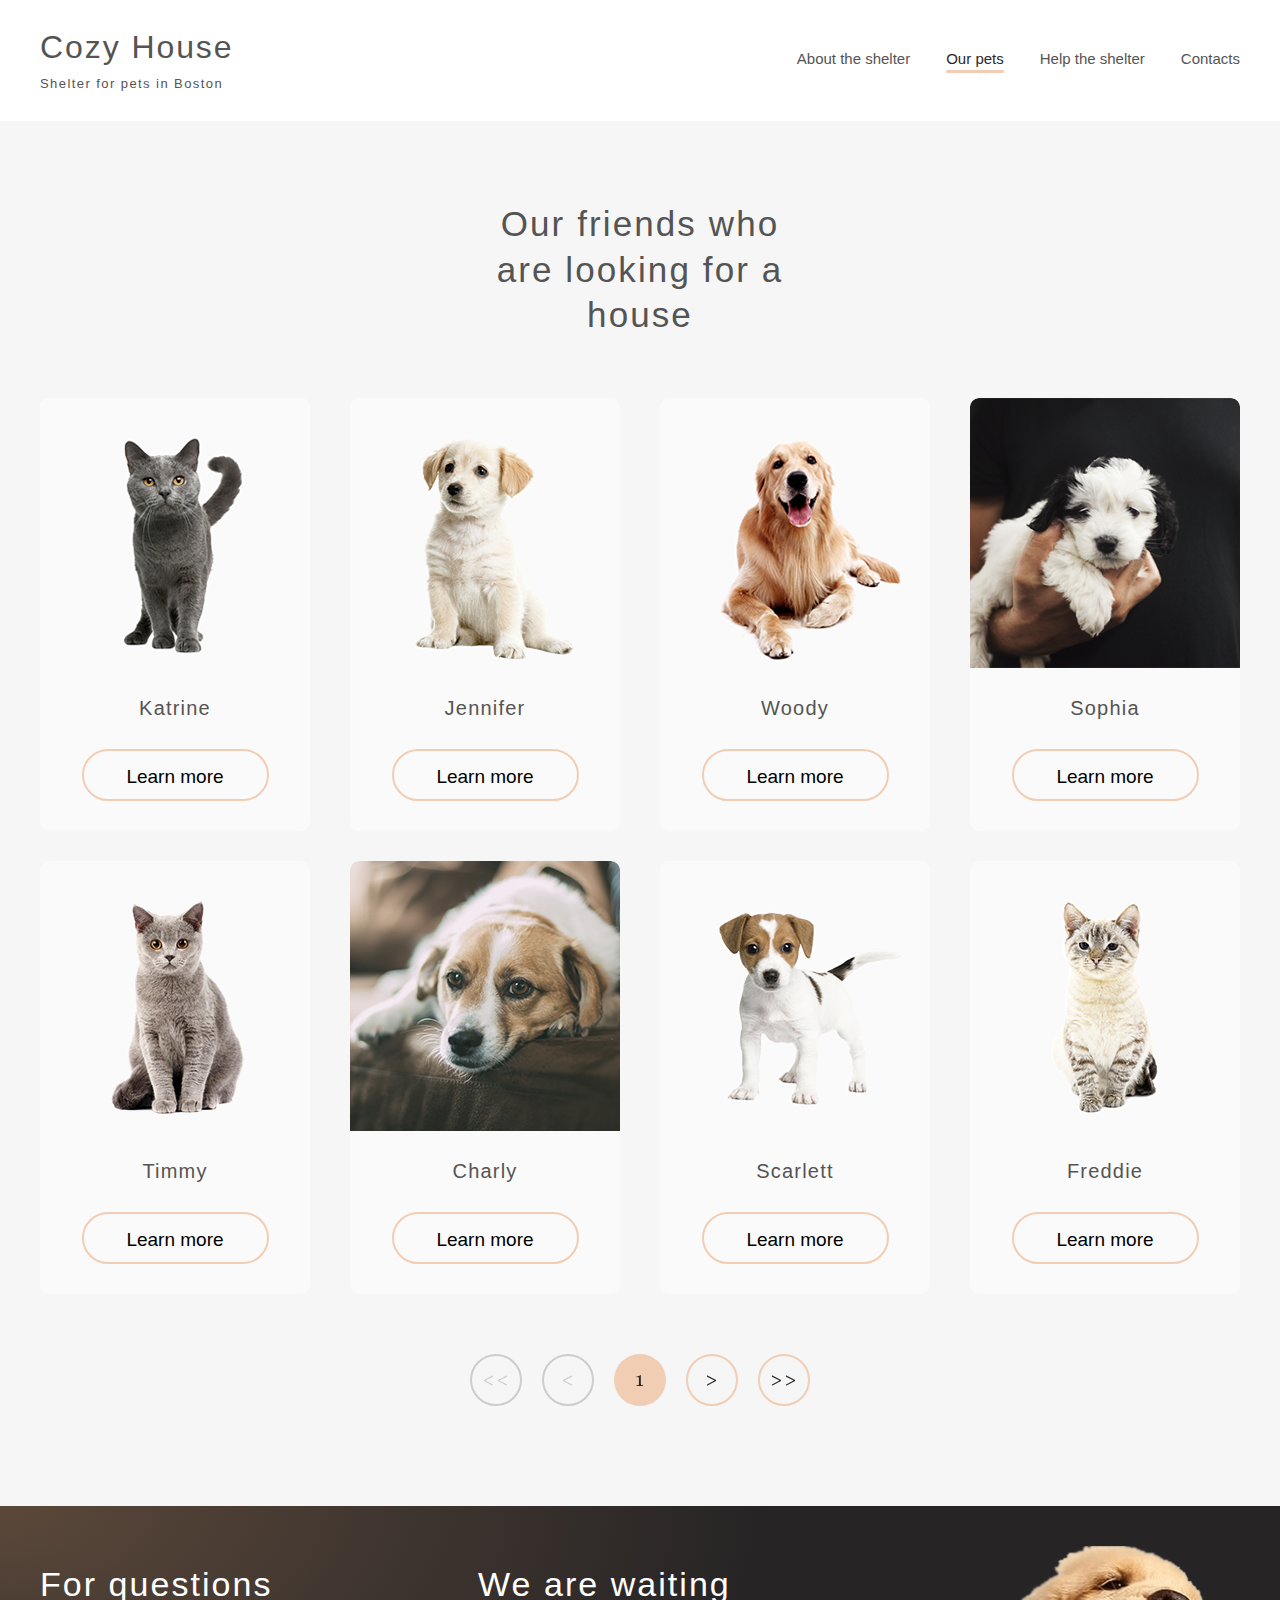
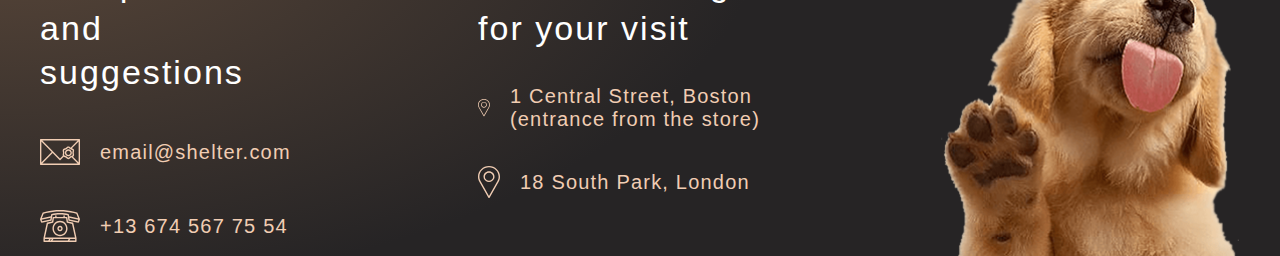
<file: pets.html>
<!DOCTYPE html>
<html lang="en">
<head>
    <meta charset="UTF-8">
    <meta name="viewport" content="width=device-width, initial-scale=1.0">
    <link rel="stylesheet" href="css/style.css">
    <link rel="shortcut icon" type="image/x-icon" href="img/favicon.png">
    <title>Cozy House - Shelter for pets in Boston</title>
</head>
<body id="second">
    <header class="header header-pets">
        <div class="container">
            <div class="header__inner header__inner-pets">
                <div class="header__logo">
                    <a href="/index.html">
                        <h1 class="header__title">Cozy House</h1>
                        <h2 class="header__subtitle">Shelter for pets in Boston</h2>
                    </a>
                </div>

                <nav class="header__menu">
                    <ul>
                        <li class="header__menu-item"><a class="header__menu-link" href="/index.html" >About the shelter</a></li>
                        <li class="header__menu-item"><a class="header__menu-link active-pets" href="#pets">Our pets</a></li>
                        <li class="header__menu-item"><a class="header__menu-link" href="/index.html#help">Help the shelter</a></li>
                        <li class="header__menu-item"><a class="header__menu-link" href="#contacts">Contacts</a></li>
                    </ul>
                </nav>
            </div>
        </div>
    </header>

    <section class="pets">
        <div class="container">
            <div class="pets__inner inner inner-pets">
                <h2 class="pets__title title">Our friends who<br> are looking for a house</h2>

                <div class="pets__slider slider">
                    <div class="slider__content slider__content-pets">
                        <div class="slider__card">
                            <img class="slider__img" src="img/pets-katrine.jpg" alt="Katrine photo">
                            <h3 class="slider__pet-name subtitle">Katrine</h3>
                            <a href="" class="slider__link">Learn more</a>
                        </div>

                        <div class="slider__card">
                            <img class="slider__img" src="img/pets-jennifer.png" alt="Jennifer photo">
                            <h3 class="slider__pet-name subtitle">Jennifer</h3>
                            <a href="" class="slider__link">Learn more</a>
                        </div>

                        <div class="slider__card">
                            <img class="slider__img" src="img/pets-woody.png" alt="Woody photo">
                            <h3 class="slider__pet-name subtitle">Woody</h3>
                            <a href="" class="slider__link">Learn more</a>
                        </div>
                        <div class="slider__card">
                            <img class="slider__img" src="img/pets-sophia.jpg" alt="Sophia photo">
                            <h3 class="slider__pet-name subtitle">Sophia</h3>
                            <a href="" class="slider__link">Learn more</a>
                        </div>

                        <div class="slider__card">
                            <img class="slider__img" src="img/pets-timmy.jpg" alt="Timmy photo">
                            <h3 class="slider__pet-name subtitle">Timmy</h3>
                            <a href="" class="slider__link">Learn more</a>
                        </div>

                        <div class="slider__card">
                            <img class="slider__img" src="img/pets-charly.jpg" alt="Charly photo">
                            <h3 class="slider__pet-name subtitle">Charly</h3>
                            <a href="" class="slider__link">Learn more</a>
                        </div>
                        <div class="slider__card">
                            <img class="slider__img" src="img/pets-scarlet.jpg" alt="Scarlett photo">
                            <h3 class="slider__pet-name subtitle">Scarlett</h3>
                            <a href="" class="slider__link">Learn more</a>
                        </div>

                        <div class="slider__card">
                            <img class="slider__img" src="img/pets-freddie.jpg" alt="Freddie photo">
                            <h3 class="slider__pet-name subtitle">Freddie</h3>
                            <a href="" class="slider__link">Learn more</a>
                        </div>
                    </div>
                </div>

                <div class="pets__btns pets__btns-pets">
                    <button class="left-pets" disabled>
                        <svg width="52" height="52" viewBox="0 0 52 52" fill="none" xmlns="http://www.w3.org/2000/svg">
                            <rect x="1" y="1" width="50" height="50" rx="25" stroke="#CDCDCD" stroke-width="2"/>
                            <path d="M22.9469 31.7852L13.9137 27.0879V25.9844L22.9469 21.2871V22.625L15.4371 26.5312L22.9469 30.4473V31.7852ZM37.018 31.7852L27.9848 27.0879V25.9844L37.018 21.2871V22.625L29.5082 26.5312L37.018 30.4473V31.7852Z" fill="#CDCDCD"/>
                        </svg>                                                       
                    </button>
                    <button class="left-pets" disabled>
                        <svg width="52" height="52" viewBox="0 0 52 52" fill="none" xmlns="http://www.w3.org/2000/svg">
                            <rect x="1" y="1" width="50" height="50" rx="25" stroke="#CDCDCD" stroke-width="2"/>
                            <path d="M29.9824 31.7852L20.9492 27.0879V25.9844L29.9824 21.2871V22.625L22.4727 26.5312L29.9824 30.4473V31.7852Z" fill="#CDCDCD"/>
                        </svg>                                                                                   
                    </button>
                    <button class="rigth">
                        <svg width="52" height="52" viewBox="0 0 52 52" fill="none" xmlns="http://www.w3.org/2000/svg">
                            <rect width="52" height="52" rx="26" fill="#F1CDB3"/>
                            <path d="M29.1035 32H22.5215V31.3066C22.7168 31.2936 23.0195 31.2676 23.4297 31.2285C23.8464 31.1829 24.1328 31.1374 24.2891 31.0918C24.4909 31.0267 24.6439 30.9225 24.748 30.7793C24.8587 30.6296 24.9141 30.4082 24.9141 30.1152V23.2598H22.4824V22.4395H23.0195C23.7227 22.4395 24.3509 22.3092 24.9043 22.0488C25.4642 21.7884 25.8646 21.5085 26.1055 21.209H26.916C26.8965 21.6322 26.877 22.127 26.8574 22.6934C26.8379 23.2598 26.8281 23.7676 26.8281 24.2168V30.0078C26.8281 30.2357 26.877 30.4408 26.9746 30.623C27.0788 30.7988 27.2253 30.929 27.4141 31.0137C27.5833 31.0853 27.86 31.1504 28.2441 31.209C28.6283 31.2676 28.9147 31.3001 29.1035 31.3066V32Z" fill="#292929"/>
                        </svg>                            
                    </button>
                    <button class="rigth">
                        <svg width="52" height="52" viewBox="0 0 52 52" fill="none" xmlns="http://www.w3.org/2000/svg">
                            <rect x="1" y="1" width="50" height="50" rx="25" stroke="#F1CDB3" stroke-width="2"/>
                            <path d="M30.041 27.0879L21.0078 31.7852V30.4473L28.5176 26.5312L21.0078 22.625V21.2871L30.041 25.9844V27.0879Z" fill="#292929"/>
                        </svg>                                                        
                    </button>
                    <button class="rigth">
                        <svg width="52" height="52" viewBox="0 0 52 52" fill="none" xmlns="http://www.w3.org/2000/svg">
                            <rect x="1" y="1" width="50" height="50" rx="25" stroke="#F1CDB3" stroke-width="2"/>
                            <path d="M23.0055 27.0879L13.9723 31.7852V30.4473L21.482 26.5312L13.9723 22.625V21.2871L23.0055 25.9844V27.0879ZM37.0766 27.0879L28.0434 31.7852V30.4473L35.5531 26.5312L28.0434 22.625V21.2871L37.0766 25.9844V27.0879Z" fill="#292929"/>
                        </svg>                                                        
                    </button>
                </div>
            </div>
        </div>
    </section>

    <footer class="footer" id="contacts">
        <div class="container">
            <div class="footer__inner">
                <div class="footer__contacts">
                    <h2 class="footer__contacts-title title">For questions and suggestions</h2>
                    <div class="footer__contacts-email">
                        <div class="email-icon">
                            <svg width="40" height="32" viewBox="0 0 40 32" fill="none" xmlns="http://www.w3.org/2000/svg">
                                <path d="M39.315 3H0.684964C0.5033 3 0.329077 3.07325 0.200621 3.20362C0.0721657 3.334 0 3.51084 0 3.69522V28.3048C0 28.4892 0.0721657 28.666 0.200621 28.7964C0.329077 28.9268 0.5033 29 0.684964 29H39.315C39.4967 29 39.6709 28.9268 39.7994 28.7964C39.9278 28.666 40 28.4892 40 28.3048V3.69522C40 3.51084 39.9278 3.334 39.7994 3.20362C39.6709 3.07325 39.4967 3 39.315 3ZM32.5774 18.0331C32.6846 18.5259 32.7954 19.0355 32.6513 19.2882C32.4966 19.5596 31.9966 19.7173 31.5131 19.8699C31.1316 19.9902 30.7373 20.1147 30.3857 20.3212C30.0461 20.5206 29.7523 20.8001 29.4683 21.0704C29.0772 21.4426 28.7079 21.794 28.374 21.794C28.04 21.794 27.6706 21.4425 27.2797 21.0704C26.9956 20.8001 26.7018 20.5205 26.3622 20.3212C26.0107 20.1147 25.6163 19.9903 25.2348 19.8699C24.7513 19.7173 24.2513 19.5596 24.0967 19.2882C23.9526 19.0355 24.0633 18.5259 24.1705 18.0331C24.2584 17.6285 24.3493 17.2103 24.3493 16.7821C24.3493 16.354 24.2584 15.9356 24.1705 15.5311C24.0633 15.0383 23.9526 14.5288 24.0967 14.2759C24.2513 14.0046 24.7513 13.8468 25.2348 13.6942C25.6163 13.5739 26.0107 13.4494 26.3622 13.243C26.7018 13.0435 26.9956 12.764 27.2797 12.4937C27.6706 12.1216 28.04 11.7701 28.374 11.7701C28.7079 11.7701 29.0773 12.1216 29.4683 12.4937C29.7523 12.764 30.0461 13.0435 30.3857 13.243C30.7373 13.4493 31.1316 13.5738 31.5131 13.6941C31.9966 13.8467 32.4966 14.0045 32.6512 14.2758C32.7954 14.5286 32.6846 15.0381 32.5774 15.5309C32.4895 15.9354 32.3986 16.3537 32.3986 16.7819C32.3986 17.2102 32.4895 17.6286 32.5774 18.0331ZM30.5975 11.6608C30.5345 11.6024 30.4705 11.5416 30.4053 11.4795C29.8904 10.9896 29.2497 10.3798 28.374 10.3798C27.4982 10.3798 26.8575 10.9896 26.3426 11.4795C26.1045 11.7061 25.8796 11.9201 25.6761 12.0396C25.4574 12.168 25.1518 12.2645 24.8281 12.3666C24.1276 12.5876 23.3336 12.8381 22.9109 13.5797C22.5001 14.3004 22.6768 15.1134 22.8328 15.8307C22.9081 16.1777 22.9794 16.5055 22.9794 16.7821C22.9794 17.0587 22.9081 17.3866 22.8328 17.7336C22.6975 18.3556 22.5473 19.0496 22.7775 19.693L19.9997 22.5464L2.32449 4.39044H37.6748L30.5975 11.6608ZM11.7007 16L1.36993 26.6116V5.38812L11.7007 16ZM12.6635 16.989L19.5124 24.0242C19.5761 24.0896 19.6519 24.1416 19.7356 24.177C19.8192 24.2125 19.9089 24.2308 19.9996 24.2308C20.0902 24.2308 20.18 24.2125 20.2636 24.177C20.3472 24.1416 20.4231 24.0896 20.4868 24.0242L23.6841 20.7398C24.044 20.9494 24.4495 21.0781 24.8281 21.1976C25.1518 21.2997 25.4575 21.3962 25.6761 21.5245C25.8796 21.644 26.1044 21.8581 26.3426 22.0846C26.8575 22.5746 27.4982 23.1844 28.374 23.1844C29.2496 23.1844 29.8904 22.5746 30.4053 22.0846C30.6434 21.858 30.8682 21.644 31.0718 21.5244C31.2043 21.4466 31.3691 21.3806 31.5502 21.3179L37.675 27.6094H2.32431L12.6635 16.989ZM32.9664 20.7946C33.3117 20.6108 33.6223 20.3612 33.8371 19.9846C34.2479 19.2639 34.0711 18.4508 33.9151 17.7336C33.8398 17.3866 33.7686 17.0587 33.7686 16.7821C33.7686 16.5055 33.8398 16.1777 33.9151 15.8307C34.0711 15.1134 34.2479 14.3005 33.837 13.5797C33.4142 12.8381 32.6203 12.5876 31.9197 12.3666L31.8559 12.3463L38.6301 5.38738V26.6122L32.9664 20.7946Z" fill="#F1CDB3"/>
                                <path d="M28.374 13.2424C26.451 13.2424 24.8865 14.8302 24.8865 16.782C24.8865 18.7337 26.451 20.3215 28.374 20.3215C30.297 20.3215 31.8614 18.7337 31.8614 16.782C31.8614 14.8302 30.2969 13.2424 28.374 13.2424ZM28.374 18.9311C27.2064 18.9311 26.2564 17.967 26.2564 16.782C26.2564 15.5969 27.2063 14.6328 28.374 14.6328C29.5416 14.6328 30.4915 15.5969 30.4915 16.782C30.4915 17.967 29.5415 18.9311 28.374 18.9311Z" fill="#F1CDB3"/>
                            </svg>                                
                        </div>
                        <a class="footer__link" href="mailto:email@shelter.com">email@shelter.com</a>
                    </div>

                    <div class="footer__contacts-phone">
                        <div class="phone-icon">
                            <svg width="40" height="32" viewBox="0 0 40 32" fill="none" xmlns="http://www.w3.org/2000/svg">
                                <path d="M39.9461 8.89543L37.5102 2.9049C37.4685 2.80251 37.4043 2.71139 37.3226 2.63868C37.2408 2.56598 37.1437 2.51367 37.0389 2.48585L34.111 1.70799C25.5388 -0.569376 14.4609 -0.569281 5.88906 1.70799L2.96105 2.48585C2.85626 2.51367 2.75918 2.56598 2.67743 2.63868C2.59568 2.71139 2.53147 2.80251 2.48984 2.9049L0.0539764 8.89543C-0.0131281 9.06038 -0.0178273 9.24503 0.0407965 9.41333L1.01509 12.2089C1.07166 12.3713 1.18339 12.5075 1.32986 12.5925C1.47633 12.6775 1.64776 12.7056 1.8128 12.6717L11.0692 10.7747C11.2084 10.7462 11.3359 10.675 11.4348 10.5706C11.5337 10.4661 11.5993 10.3334 11.623 10.19L12.4245 5.32594C16.8365 4.18994 23.1635 4.18994 27.5753 5.32594L28.3769 10.19C28.4006 10.3335 28.4662 10.4663 28.5651 10.5707C28.664 10.6751 28.7915 10.7463 28.9307 10.7748L38.187 12.6718C38.3521 12.7056 38.5234 12.6774 38.6699 12.5924C38.8164 12.5075 38.9281 12.3714 38.9848 12.209L39.9592 9.41343C40.0178 9.2451 40.0131 9.06043 39.9461 8.89543ZM2.13193 11.1412L1.63183 9.70624L10.5973 7.78606L10.321 9.46295L2.13193 11.1412ZM11.6222 4.0568C11.4935 4.09314 11.3777 4.16636 11.2883 4.26784C11.1989 4.36933 11.1396 4.49486 11.1174 4.62969L10.848 6.26453L1.85991 8.1896L3.65015 3.78707L6.2409 3.09877C14.5991 0.878304 25.4007 0.878208 33.7593 3.09877L36.35 3.78707L38.1403 8.1896L29.1522 6.26453L28.8828 4.62969C28.8606 4.49487 28.8013 4.36936 28.7119 4.26788C28.6224 4.1664 28.5066 4.09318 28.378 4.0568C23.6016 2.70615 16.3984 2.70615 11.6222 4.0568ZM37.8681 11.1412L29.6792 9.46295L29.4028 7.78606L38.3682 9.70624L37.8681 11.1412Z" fill="#F1CDB3"/>
                                <path d="M33.2901 13.1186C33.261 12.9842 33.1948 12.8612 33.0995 12.7643C33.0041 12.6673 32.8836 12.6005 32.7522 12.5717L27.9776 11.526L27.3764 7.51395C27.351 7.34431 27.2672 7.18959 27.1401 7.07781C27.013 6.96603 26.851 6.90458 26.6835 6.90458H24.814V5.96398C24.814 5.56724 24.5002 5.2456 24.1129 5.2456C23.7257 5.2456 23.4119 5.56724 23.4119 5.96398V6.90458H16.5882V5.96398C16.5882 5.56724 16.2744 5.2456 15.8871 5.2456C15.4999 5.2456 15.1861 5.56724 15.1861 5.96398V6.90458H13.3166C13.1491 6.90458 12.9871 6.96603 12.86 7.07781C12.7329 7.18959 12.6491 7.34431 12.6237 7.51395L12.0224 11.526L7.24791 12.5717C7.11654 12.6005 6.996 12.6673 6.90063 12.7643C6.80527 12.8612 6.73908 12.9842 6.70996 13.1186L3.46796 28.0878C3.45692 28.1389 3.45134 28.1911 3.45132 28.2434V31.2816C3.45132 31.4721 3.52519 31.6549 3.65666 31.7896C3.78814 31.9243 3.96645 32 4.15239 32H35.8477C36.0336 32 36.212 31.9243 36.3434 31.7896C36.4749 31.6549 36.5488 31.4721 36.5488 31.2816V28.2434C36.5488 28.1911 36.5432 28.1389 36.5321 28.0878L33.2901 13.1186ZM7.98131 13.8802L12.7885 12.8273C12.9276 12.7968 13.0544 12.7238 13.152 12.6178C13.2496 12.5118 13.3134 12.3779 13.335 12.2338L13.9183 8.34134H26.0819L26.6651 12.2338C26.6867 12.3779 26.7505 12.5118 26.8481 12.6178C26.9457 12.7238 27.0725 12.7968 27.2115 12.8273L32.0189 13.8802L34.9741 27.5251H5.0261L7.98131 13.8802ZM11.7966 28.9618L10.8935 30.5632H9.82782L10.7309 28.9618H11.7966ZM13.416 28.9618H28.6721L27.769 30.5632H12.513L13.416 28.9618ZM4.85345 28.9618H9.11142L8.20836 30.5632H4.85345V28.9618ZM29.3885 30.5632L30.2916 28.9618H35.1466V30.5632H29.3885Z" fill="#F1CDB3"/>
                                <path d="M20 26.1606C24.1492 26.1606 27.5248 22.7016 27.5248 18.45C27.5248 14.1983 24.1492 10.7393 20 10.7393C15.8509 10.7393 12.4753 14.1983 12.4753 18.45C12.4753 22.7016 15.8509 26.1606 20 26.1606ZM20 12.1761C23.3761 12.1761 26.1227 14.9905 26.1227 18.45C26.1227 21.9094 23.3761 24.7238 20 24.7238C16.624 24.7238 13.8774 21.9094 13.8774 18.45C13.8774 14.9905 16.624 12.1761 20 12.1761Z" fill="#F1CDB3"/>
                                <path d="M20 21.1847C21.4717 21.1847 22.6691 19.9578 22.6691 18.4497C22.6691 16.9416 21.4717 15.7147 20 15.7147C18.5283 15.7147 17.3309 16.9416 17.3309 18.4497C17.3309 19.9578 18.5283 21.1847 20 21.1847ZM20 17.1514C20.6987 17.1514 21.267 17.7338 21.267 18.4497C21.267 19.1656 20.6987 19.7479 20 19.7479C19.3014 19.7479 18.733 19.1656 18.733 18.4497C18.733 17.7339 19.3014 17.1514 20 17.1514Z" fill="#F1CDB3"/>
                            </svg>                                
                        </div>
                        <a class="footer__link" href="tel:+136745677554">+13 674 567 75 54</a>
                    </div>
                </div>

                <div class="footer__locations">
                    <h2 class="footer__locations-title title">We are waiting for your visit</h2>
                    <div class="footer__locations-boston">
                        <div class="location-icon">
                            <svg width="22" height="32" viewBox="0 0 22 32" fill="none" xmlns="http://www.w3.org/2000/svg">
                                <path d="M11 0C4.93475 0 3.05176e-05 4.78519 3.05176e-05 10.6667C3.05176e-05 12.4323 0.455262 14.1829 1.32067 15.7357L10.3985 31.6562C10.5193 31.8685 10.7496 32 11 32C11.2504 32 11.4807 31.8685 11.6016 31.6562L20.6827 15.7304C21.5448 14.1829 22 12.4323 22 10.6666C22 4.78519 17.0653 0 11 0ZM19.4762 15.0905L11 29.9557L2.52717 15.0964C1.7732 13.7435 1.37507 12.2116 1.37507 10.6667C1.37507 5.52019 5.69278 1.33337 11 1.33337C16.3073 1.33337 20.625 5.52025 20.625 10.6667C20.625 12.2116 20.2269 13.7435 19.4762 15.0905Z" fill="#F1CDB3"/>
                                <path d="M11 5.33329C7.9674 5.33329 5.50008 7.72585 5.50008 10.6666C5.50008 13.6074 7.9674 16 11 16C14.0327 16 16.5 13.6074 16.5 10.6667C16.5 7.72592 14.0327 5.33329 11 5.33329ZM11 14.6667C8.72537 14.6667 6.87505 12.8724 6.87505 10.6667C6.87505 8.46092 8.72537 6.66667 11 6.66667C13.2747 6.66667 15.125 8.46092 15.125 10.6667C15.125 12.8724 13.2747 14.6667 11 14.6667Z" fill="#F1CDB3"/>
                            </svg>                                
                        </div>
                        <a class="footer__link" href="https://www.google.ru/maps/search/1+Central+Street,+Boston/@42.3144474,-71.0526843,12z/data=!3m1!4b1?entry=ttu" target="_blank">1 Central Street, Boston (entrance from the store)</a>
                    </div>

                    <div class="footer__locations-london">
                        <div class="location-icon">
                            <svg width="22" height="32" viewBox="0 0 22 32" fill="none" xmlns="http://www.w3.org/2000/svg">
                                <path d="M11 0C4.93475 0 3.05176e-05 4.78519 3.05176e-05 10.6667C3.05176e-05 12.4323 0.455262 14.1829 1.32067 15.7357L10.3985 31.6562C10.5193 31.8685 10.7496 32 11 32C11.2504 32 11.4807 31.8685 11.6016 31.6562L20.6827 15.7304C21.5448 14.1829 22 12.4323 22 10.6666C22 4.78519 17.0653 0 11 0ZM19.4762 15.0905L11 29.9557L2.52717 15.0964C1.7732 13.7435 1.37507 12.2116 1.37507 10.6667C1.37507 5.52019 5.69278 1.33337 11 1.33337C16.3073 1.33337 20.625 5.52025 20.625 10.6667C20.625 12.2116 20.2269 13.7435 19.4762 15.0905Z" fill="#F1CDB3"/>
                                <path d="M11 5.33329C7.9674 5.33329 5.50008 7.72585 5.50008 10.6666C5.50008 13.6074 7.9674 16 11 16C14.0327 16 16.5 13.6074 16.5 10.6667C16.5 7.72592 14.0327 5.33329 11 5.33329ZM11 14.6667C8.72537 14.6667 6.87505 12.8724 6.87505 10.6667C6.87505 8.46092 8.72537 6.66667 11 6.66667C13.2747 6.66667 15.125 8.46092 15.125 10.6667C15.125 12.8724 13.2747 14.6667 11 14.6667Z" fill="#F1CDB3"/>
                            </svg>                                
                        </div>
                        <a class="footer__link" href="https://www.google.ru/maps/search/18+South+Park,+London/@51.5287398,-0.2664031,11z/data=!3m1!4b1?entry=ttu" target="_blank">18 South Park, London </a>
                    </div>
                </div>

                <img class="footer__bg" src="img/footer-puppy.png" alt="">
            </div>
        </div>
    </footer>
</body>
</html>
</file>
<file: css/style.css>
@import 'default.css';
@import 'header.css';
@import 'promo.css';
@import 'about.css';
@import 'pets.css';
@import 'help.css';
@import 'donation.css';
@import 'footer.css';

@import 'pets-main.css';
</file>
